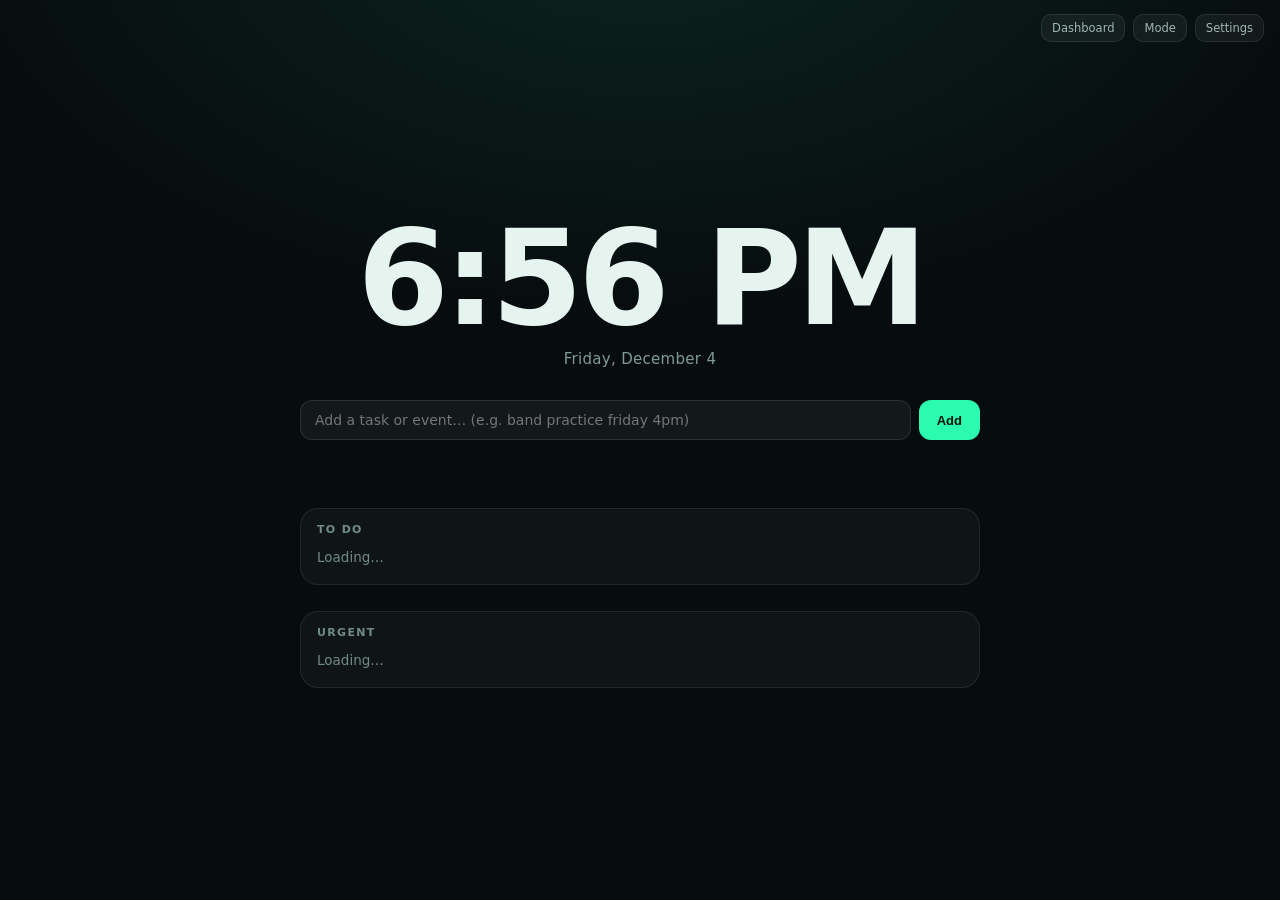
<file: extension/newtab.html>
<!DOCTYPE html>
<html lang="en">
<head>
<meta charset="utf-8" />
<meta name="viewport" content="width=device-width, initial-scale=1" />
<title>Node WebOS</title>
<link rel="icon" href="favicon.svg" type="image/svg+xml" />
<style>
  :root { color-scheme: dark; --accent: #2bfbae; }
  * { box-sizing: border-box; }
  html, body { margin: 0; height: 100%; overflow: hidden; }
  body {
    background: #070c0e radial-gradient(1200px 700px at 50% -10%, rgba(43,251,174,.10), transparent 60%);
    font-family: ui-sans-serif, system-ui, -apple-system, "Segoe UI", Roboto, sans-serif;
    color: #e6f4ef;
  }
  #frame { border: 0; width: 100%; height: 100%; display: none; background: #070c0e; }
  body.has-frame #frame { display: block; }
  body.has-frame #local { display: none; }

  /* ---------- local minimal mode ---------- */
  #local {
    height: 100%; display: flex; flex-direction: column; align-items: center;
    justify-content: center; gap: 26px; padding: 40px 24px; text-align: center;
  }
  #clock { font-size: clamp(56px, 11vw, 132px); font-weight: 700; letter-spacing: -0.04em; line-height: 1; font-variant-numeric: tabular-nums; }
  #date { font-size: 15px; color: #7f9c93; letter-spacing: .02em; }
  #greet { color: var(--accent); font-weight: 600; font-size: 15px; }
  .card {
    width: min(680px, 100%); border: 1px solid rgba(255,255,255,.09);
    background: rgba(255,255,255,.035); border-radius: 18px; padding: 14px 16px; text-align: left;
  }
  .card h3 { margin: 0 0 8px; font-size: 11px; letter-spacing: .12em; text-transform: uppercase; color: #6f8d84; font-weight: 700; }
  .row { display: flex; align-items: center; gap: 9px; padding: 5px 0; font-size: 13.5px; border-top: 1px solid rgba(255,255,255,.05); }
  .row:first-of-type { border-top: 0; }
  .dot { width: 6px; height: 6px; border-radius: 999px; background: var(--accent); flex: none; }
  .dot.warn { background: #fbbf24; }
  .dot.hot { background: #fb7185; }
  .muted { color: #6f8d84; }
  .tag { font-size: 10px; padding: 1px 6px; border-radius: 6px; background: rgba(255,255,255,.08); color: #9fb8b0; margin-left: auto; flex: none; }
  #quick { width: min(680px, 100%); display: flex; gap: 8px; }
  #quick input {
    flex: 1; background: rgba(255,255,255,.05); border: 1px solid rgba(255,255,255,.10);
    border-radius: 12px; padding: 11px 14px; color: inherit; font: inherit; font-size: 14px; outline: none;
  }
  #quick input:focus { border-color: rgba(43,251,174,.55); box-shadow: 0 0 0 3px rgba(43,251,174,.12); }
  #quick button {
    background: var(--accent); color: #04120d; border: 0; border-radius: 12px;
    padding: 0 18px; font-weight: 700; font-size: 13px; cursor: pointer;
  }
  #hint { font-size: 11.5px; color: #5d7a72; min-height: 16px; }
  #toolbar { position: fixed; top: 14px; right: 16px; display: flex; gap: 8px; }
  #toolbar button {
    background: rgba(255,255,255,.05); border: 1px solid rgba(255,255,255,.09); color: #9fb8b0;
    border-radius: 10px; padding: 6px 10px; font-size: 11.5px; cursor: pointer; font-family: inherit;
  }
  #toolbar button:hover { color: var(--accent); border-color: rgba(43,251,174,.40); }
  #mode-chip {
    position: fixed; bottom: 14px; left: 50%; transform: translateX(-50%);
    font-size: 11px; color: #5d7a72; letter-spacing: .04em;
  }
</style>
</head>
<body>
<div id="toolbar">
  <button id="btn-dash" title="Open the full dashboard">Dashboard</button>
  <button id="btn-focus" title="Cycle minimal modes">Mode</button>
  <button id="btn-options" title="Extension options">Settings</button>
</div>

<iframe id="frame" title="Node WebOS" allow="clipboard-read; clipboard-write"></iframe>

<div id="local">
  <div style="display:flex;flex-direction:column;gap:6px;align-items:center">
    <div id="clock">--:--</div>
    <div id="date"></div>
    <div id="greet"></div>
  </div>

  <form id="quick" autocomplete="off">
    <input id="quick-input" placeholder="Add a task or event… (e.g. band practice friday 4pm)" />
    <button type="submit">Add</button>
  </form>
  <div id="hint"></div>

  <div class="card" id="card-tasks">
    <h3>To do</h3>
    <div id="tasks"><div class="row muted">Loading…</div></div>
  </div>

  <div class="card" id="card-urgent">
    <h3>Urgent</h3>
    <div id="urgent"><div class="row muted">Loading…</div></div>
  </div>
</div>

<div id="mode-chip"></div>

<script src="newtab.js"></script>
</body>
</html>
</file>
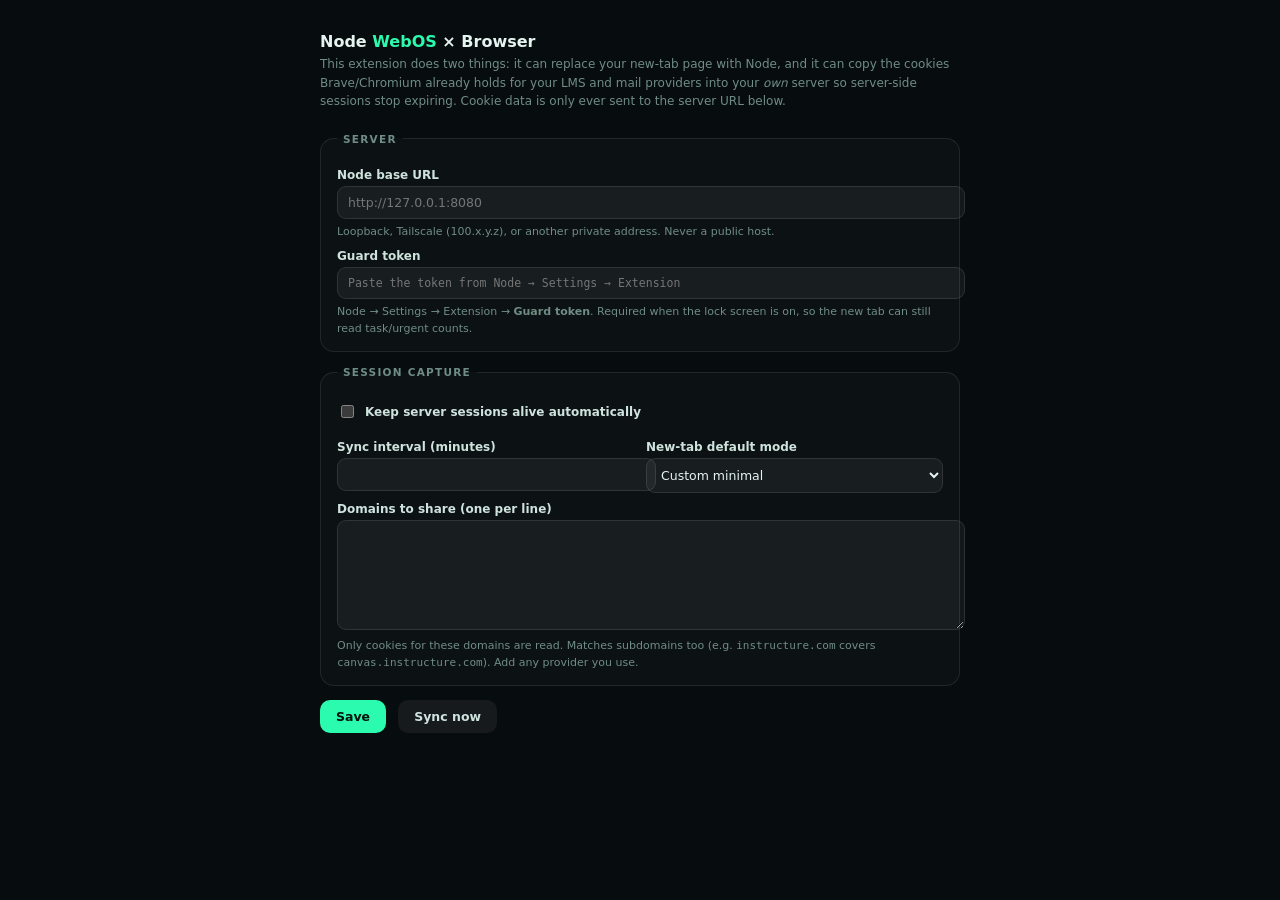
<file: extension/options.html>
<!DOCTYPE html>
<html lang="en">
<head>
<meta charset="utf-8" />
<title>Node WebOS — Extension Settings</title>
<style>
  :root { color-scheme: dark; --accent: #2bfbae; }
  body {
    margin: 0; padding: 32px 20px; background: #070c0e; color: #e6f4ef;
    font-family: ui-sans-serif, system-ui, -apple-system, "Segoe UI", Roboto, sans-serif; font-size: 13px;
  }
  .wrap { max-width: 640px; margin: 0 auto; }
  h1 { font-size: 16px; margin: 0 0 4px; }
  h1 span { color: var(--accent); }
  p.lede { color: #6f8d84; margin: 0 0 22px; font-size: 12px; line-height: 1.55; }
  fieldset { border: 1px solid rgba(255,255,255,.09); border-radius: 14px; padding: 14px 16px; margin: 0 0 14px; background: rgba(255,255,255,.025); }
  legend { padding: 0 6px; font-size: 10.5px; letter-spacing: .12em; text-transform: uppercase; color: #6f8d84; font-weight: 700; }
  label { display: block; margin: 9px 0 4px; color: #cfe3dd; font-weight: 600; font-size: 12px; }
  input[type=text], input[type=number], textarea {
    width: 100%; background: rgba(255,255,255,.05); border: 1px solid rgba(255,255,255,.10);
    border-radius: 9px; padding: 8px 10px; color: inherit; font: inherit; font-size: 12.5px; outline: none;
  }
  textarea { min-height: 92px; resize: vertical; font-family: ui-monospace, monospace; font-size: 11.5px; line-height: 1.6; }
  input:focus, textarea:focus { border-color: rgba(43,251,174,.55); box-shadow: 0 0 0 3px rgba(43,251,174,.10); }
  .check { display: flex; align-items: center; gap: 8px; margin: 10px 0; font-weight: 600; color: #cfe3dd; }
  .hint { color: #6f8d84; font-size: 11px; margin-top: 5px; line-height: 1.5; }
  button {
    background: var(--accent); color: #04120d; border: 0; border-radius: 10px;
    padding: 9px 16px; font-weight: 700; font-size: 12.5px; cursor: pointer; font-family: inherit;
  }
  button.ghost { background: rgba(255,255,255,.06); color: #cfe3dd; margin-left: 8px; }
  #save-state { color: var(--accent); font-size: 11.5px; margin-left: 10px; }
  .row2 { display: grid; grid-template-columns: 1fr 1fr; gap: 12px; }
</style>
</head>
<body>
<div class="wrap">
  <h1>Node <span>WebOS</span> × Browser</h1>
  <p class="lede">
    This extension does two things: it can replace your new-tab page with Node, and it can copy the cookies
    Brave/Chromium already holds for your LMS and mail providers into your <em>own</em> server so server-side
    sessions stop expiring. Cookie data is only ever sent to the server URL below.
  </p>

  <fieldset>
    <legend>Server</legend>
    <label for="base">Node base URL</label>
    <input id="base" type="text" placeholder="http://127.0.0.1:8080" />
    <div class="hint">Loopback, Tailscale (100.x.y.z), or another private address. Never a public host.</div>
    <label for="token">Guard token</label>
    <input id="token" type="text" spellcheck="false" placeholder="Paste the token from Node → Settings → Extension" style="font-family:ui-monospace,monospace;font-size:11.5px;" />
    <div class="hint">Node → Settings → Extension → <strong>Guard token</strong>. Required when the lock screen is on, so the new tab can still read task/urgent counts.</div>
  </fieldset>

  <fieldset>
    <legend>Session capture</legend>
    <label class="check"><input id="sync-enabled" type="checkbox" /> Keep server sessions alive automatically</label>
    <div class="row2">
      <div>
        <label for="interval">Sync interval (minutes)</label>
        <input id="interval" type="number" min="5" max="240" step="5" />
      </div>
      <div>
        <label for="mode">New-tab default mode</label>
        <select id="mode" style="width:100%;background:rgba(255,255,255,.05);border:1px solid rgba(255,255,255,.10);border-radius:9px;padding:8px 10px;color:inherit;font:inherit;font-size:12.5px;">
          <option value="custom">Custom minimal</option>
          <option value="dashboard">Full dashboard</option>
          <option value="wallpaper">Wallpaper + clock</option>
        </select>
      </div>
    </div>
    <label for="domains">Domains to share (one per line)</label>
    <textarea id="domains" spellcheck="false"></textarea>
    <div class="hint">
      Only cookies for these domains are read. Matches subdomains too (e.g. <code>instructure.com</code> covers
      <code>canvas.instructure.com</code>). Add any provider you use.
    </div>
  </fieldset>

  <button id="save">Save</button>
  <button id="sync-now" class="ghost">Sync now</button>
  <span id="save-state"></span>
</div>
<script src="options.js"></script>
</body>
</html>
</file>
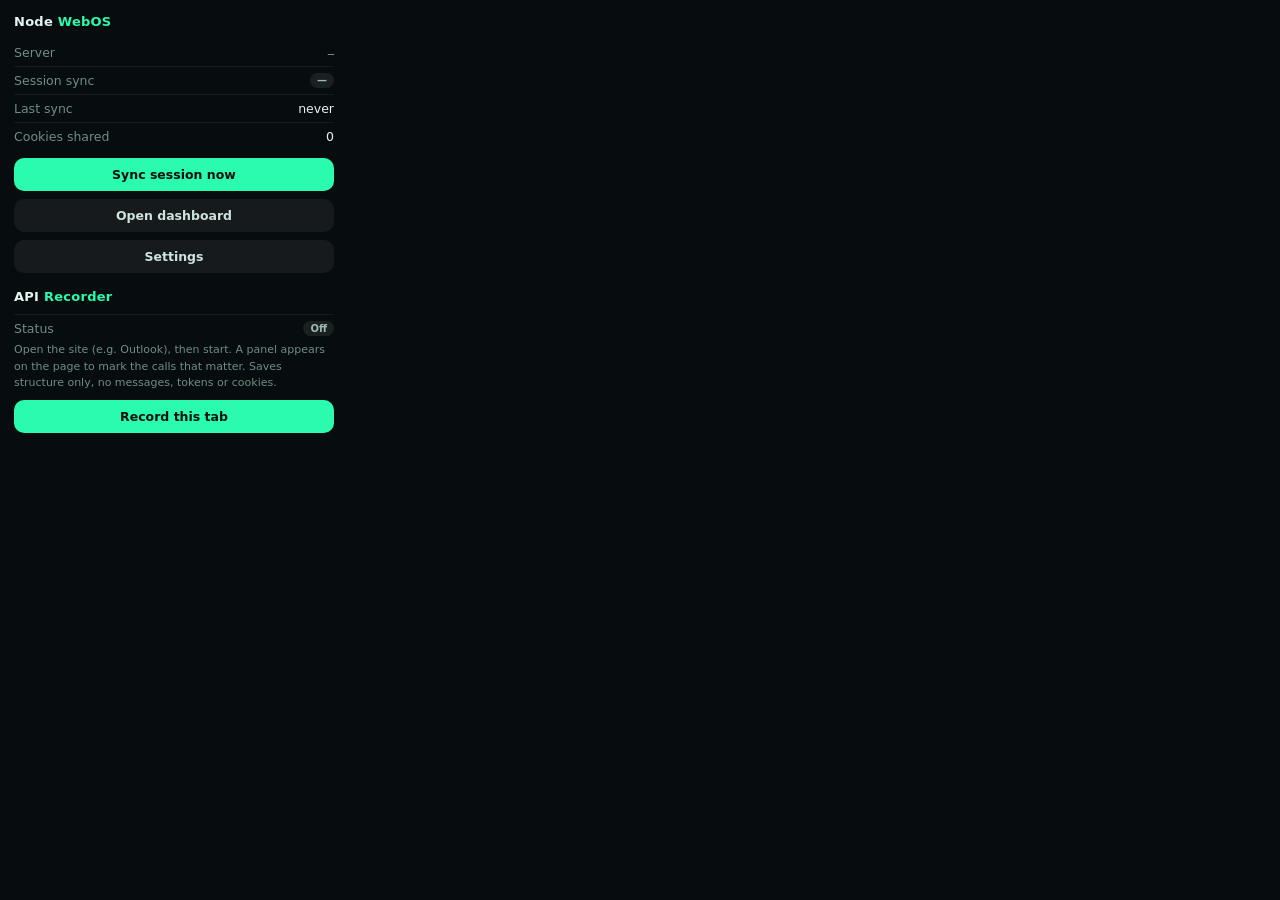
<file: extension/popup.html>
<!DOCTYPE html>
<html lang="en">
<head>
<meta charset="utf-8" />
<title>Node WebOS</title>
<style>
  :root { color-scheme: dark; --accent: #2bfbae; }
  body {
    margin: 0; width: 320px; padding: 14px;
    background: #070c0e; color: #e6f4ef;
    font-family: ui-sans-serif, system-ui, -apple-system, "Segoe UI", Roboto, sans-serif;
    font-size: 12.5px;
  }
  h1 { font-size: 13px; margin: 0 0 10px; letter-spacing: .02em; }
  h1 span { color: var(--accent); }
  .row { display: flex; align-items: center; justify-content: space-between; gap: 8px; padding: 6px 0; border-top: 1px solid rgba(255,255,255,.06); }
  .row:first-of-type { border-top: 0; }
  .muted { color: #6f8d84; }
  .pill { font-size: 10px; border-radius: 999px; padding: 2px 7px; font-weight: 700; }
  .pill.ok { background: rgba(43,251,174,.16); color: var(--accent); }
  .pill.err { background: rgba(251,113,133,.16); color: #fb7185; }
  .pill.idle { background: rgba(255,255,255,.08); color: #9fb8b0; }
  button {
    width: 100%; margin-top: 8px; background: var(--accent); color: #04120d; border: 0;
    border-radius: 10px; padding: 9px; font-weight: 700; font-size: 12.5px; cursor: pointer; font-family: inherit;
  }
  button.ghost { background: rgba(255,255,255,.06); color: #cfe3dd; }
  code { font-size: 10.5px; color: #9fb8b0; word-break: break-all; }
</style>
</head>
<body>
  <h1>Node <span>WebOS</span></h1>
  <div class="row"><span class="muted">Server</span><code id="base">—</code></div>
  <div class="row"><span class="muted">Session sync</span><span id="status" class="pill idle">—</span></div>
  <div class="row"><span class="muted">Last sync</span><span id="last">never</span></div>
  <div class="row"><span class="muted">Cookies shared</span><span id="count">0</span></div>
  <button id="sync">Sync session now</button>
  <button id="open" class="ghost">Open dashboard</button>
  <button id="opts" class="ghost">Settings</button>
  <h1 style="margin-top:16px">API <span>Recorder</span></h1>
  <div class="row"><span class="muted">Status</span><span id="rec-status" class="pill idle">Off</span></div>
  <div class="muted" id="rec-hint" style="font-size:11px;line-height:1.5">Open the site (e.g. Outlook), then start. A panel appears on the page to mark the calls that matter. Saves structure only, no messages, tokens or cookies.</div>
  <button id="rec-toggle">Record this tab</button>
  <button id="rec-reload" class="ghost" style="display:none">Reload tab (catch startup calls)</button>
  <script src="popup.js"></script>
</body>
</html>
</file>
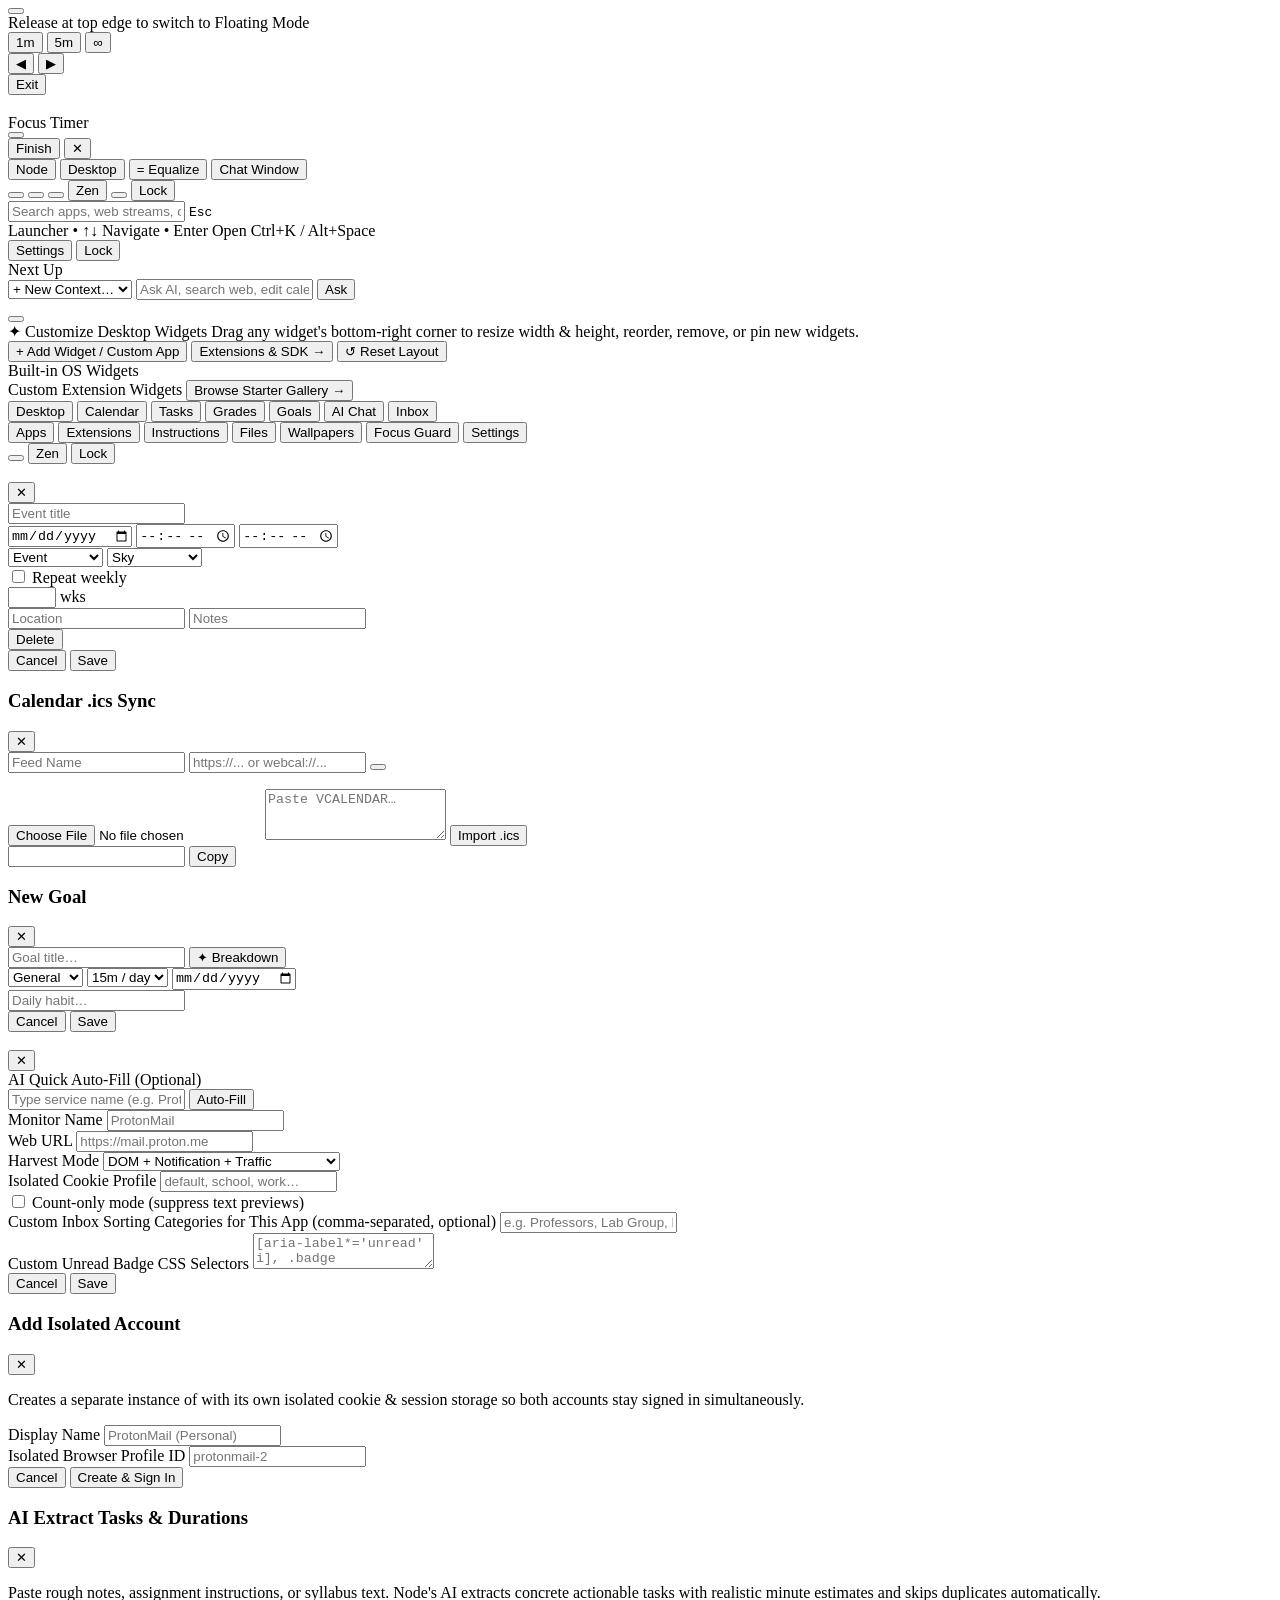
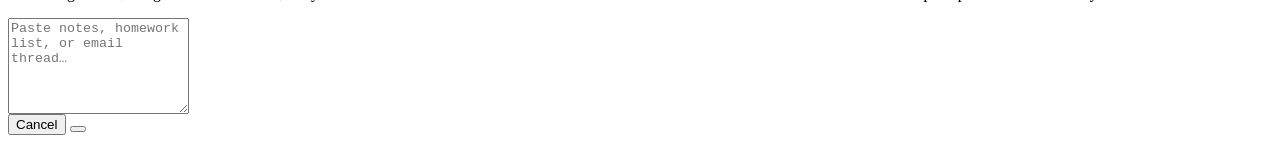
<file: backend/app/ui/os_shell.html>
<div x-data="webosStudio" @keydown.window="onGlobalKeyDown($event)">

  <!-- Wallpaper & Adjustable Slate Veil -->
  <div class="os-wallpaper-layer" :class="wallpaperClass" :style="wallpaperInlineStyle"></div>
  <div class="os-wallpaper-veil" :style="wallpaperVeilStyle"></div>

  <!-- Toast -->
  <div
    x-cloak
    x-show="toastMessage"
    x-transition.opacity.duration.150ms
    class="fixed top-4 right-4 z-[985] flex items-center gap-2 rounded-xl px-3.5 py-2 text-xs font-medium shadow-2xl studio-card border border-amber-500/35"
  >
    <span class="h-2 w-2 rounded-full" :class="toastType === 'error' ? 'bg-rose-400' : 'bg-emerald-400'"></span>
    <span class="text-ink" x-text="toastMessage"></span>
    <button
      x-show="toastActionLabel"
      type="button"
      @click="runToastAction()"
      class="ml-1 rounded-md px-1.5 py-0.5 text-[11px] font-bold text-accent hover:bg-white/10"
      x-text="toastActionLabel"
    ></button>
  </div>

  <!-- Mouse Top-Edge Hint When Pulling a Tiled Window Into Floating Mode -->
  <div x-cloak x-show="pullToFloatActive" class="node-float-edge-hint">
    Release at top edge to switch to Floating Mode
  </div>

  <!-- ===================================================================== -->
  <!-- ZEN MODE OVERLAY (All Windows & Bars Hidden Cleanly Underneath!)      -->
  <!-- ===================================================================== -->
  <div
    x-cloak
    x-show="zenMode"
    x-transition.opacity
    class="fixed inset-0 z-[965] flex flex-col items-center justify-end pb-12 pointer-events-auto"
    @click="exitZenMode()"
  >
    <div
      class="studio-card rounded-2xl px-4 py-2.5 flex flex-wrap items-center gap-3 text-xs shadow-2xl border border-amber-500/30"
      @click.stop
    >
      <span
        class="font-mono text-sm font-bold text-accent tabular-nums min-w-[44px]"
        x-text="zenUntimed ? '∞ Zen' : (zenSecondsLeft + 's')"
      ></span>

      <div class="inline-flex items-center rounded-lg studio-subcard p-0.5 text-[11px]">
        <button type="button" @click="setZenDuration(60)" class="rounded-md px-2 py-0.5" :class="!zenUntimed && zenInitialSeconds === 60 ? 'btn-accent' : 'text-muted-ink'">1m</button>
        <button type="button" @click="setZenDuration(300)" class="rounded-md px-2 py-0.5" :class="!zenUntimed && zenInitialSeconds === 300 ? 'btn-accent' : 'text-muted-ink'">5m</button>
        <button type="button" @click="setZenDuration(0)" class="rounded-md px-2 py-0.5" :class="zenUntimed ? 'btn-accent' : 'text-muted-ink'">∞</button>
      </div>

      <div class="inline-flex items-center gap-1.5 text-muted-ink">
        <button type="button" @click="cycleWallpaper(-1)" class="win-tool-btn" title="Previous Wallpaper">◀</button>
        <span class="max-w-[140px] truncate" x-text="activeWallpaperObj.title"></span>
        <button type="button" @click="cycleWallpaper(1)" class="win-tool-btn" title="Next Wallpaper">▶</button>
      </div>

      <button type="button" @click="exitZenMode()" class="rounded-lg btn-accent px-3 py-1 font-semibold">Exit</button>
    </div>
  </div>

  <!-- Global YouTube Focus Guard Interrupt (Mirrors Active Extension / Tester Session) -->
  <div
    x-cloak
    x-show="focusGuard.session && (focusGuard.session.should_nudge || focusGuard.session.force_close)"
    x-transition.opacity
    class="fixed bottom-20 right-5 z-[970] w-[92vw] max-w-md"
  >
    <div class="studio-card w-full rounded-2xl p-4 space-y-3 border border-amber-500/45 shadow-2xl">
      <div class="flex items-start justify-between gap-3">
        <div>
          <div class="text-[10.5px] font-bold uppercase tracking-wider" :class="focusGuard.session && focusGuard.session.force_close ? 'text-rose-400' : 'text-accent'" x-text="focusGuard.session && focusGuard.session.force_close ? 'Node • Hard Block (Closing Tab)' : 'Node • AI Accountability (Playback Live)'"></div>
          <h3 class="mt-0.5 text-sm font-semibold text-ink" x-text="(focusGuard.session && focusGuard.session.headline) || 'Time Check'"></h3>
        </div>
        <span
          class="rounded-full badge-accent px-2.5 py-0.5 text-[11px] font-semibold tabular-nums"
          x-text="(focusGuard.total_youtube_minutes_today || 0) + 'm today'"
        ></span>
      </div>
      <p class="text-xs text-muted-ink leading-relaxed" x-text="(focusGuard.session && focusGuard.session.message) || ''"></p>
      <template x-if="focusGuard.workload && focusGuard.workload.top_items && focusGuard.workload.top_items.length > 0">
        <div class="studio-subcard rounded-xl p-2.5 space-y-1">
          <template x-for="(it, idx) in focusGuard.workload.top_items" :key="idx">
            <div class="flex items-center justify-between gap-2 text-xs">
              <span class="truncate font-medium text-ink" x-text="'• ' + it.title"></span>
              <span class="shrink-0 text-accent font-mono tabular-nums" x-text="'~' + it.minutes + 'm' + (it.scheduled_block ? ' • ' + it.scheduled_block : '')"></span>
            </div>
          </template>
        </div>
      </template>

      <!-- Hard Block: No continue option when daily budget exhausted or past bedtime -->
      <template x-if="focusGuard.session && (focusGuard.session.force_close || focusGuard.session.prompt_mode === 'hard_block')">
        <div class="pt-1 text-xs">
          <button type="button" @click="respondFocusGuard('stop_watching')" class="w-full rounded-xl bg-rose-500/20 border border-rose-500/40 px-4 py-2 font-bold text-rose-200">Acknowledge — Back to Work</button>
        </div>
      </template>

      <!-- Require Reasoning: Video keeps playing while user types & AI evaluates -->
      <template x-if="focusGuard.session && !focusGuard.session.force_close && focusGuard.session.prompt_mode !== 'hard_block'">
        <div class="space-y-2 text-xs">
          <textarea
            rows="2"
            x-model="justifyDraft"
            placeholder="Type 2–3 concrete reasons why watching this right now beats working on your tasks…"
            class="w-full rounded-xl studio-input p-2.5 text-xs"
          ></textarea>
          <div x-show="justifyFeedback" class="text-[11px] font-medium" :class="justifyApproved ? 'text-accent' : 'text-rose-400'" x-text="justifyFeedback"></div>
          <div class="grid grid-cols-2 gap-2">
            <button type="button" @click="respondFocusGuard('stop_watching')" class="rounded-xl btn-accent px-3 py-2 font-bold">Close YouTube &amp; Work</button>
            <button type="button" @click="submitFocusJustification()" :disabled="justifyLoading" class="rounded-xl studio-subcard px-3 py-2 font-semibold text-ink hover:text-accent" x-text="justifyLoading ? 'AI Checking…' : 'Submit Reasoning'"></button>
          </div>
        </div>
      </template>
    </div>
  </div>

  <!-- Floating Built-In Focus Timer -->
  <div
    x-cloak
    x-show="focusTimer.visible && !zenMode"
    class="fixed top-4 left-1/2 -translate-x-1/2 z-[940] w-[90vw] max-w-sm rounded-2xl studio-card p-3.5 shadow-2xl border border-amber-500/35"
  >
    <div class="flex items-center justify-between gap-3">
      <div class="min-w-0">
        <div class="text-[10px] font-semibold uppercase tracking-wider text-accent">Focus Timer</div>
        <div class="truncate text-xs font-medium text-ink" x-text="focusTimer.label"></div>
      </div>
      <div class="text-xl font-bold text-ink tabular-nums font-mono" x-text="focusTimerFormatted"></div>
    </div>
    <div class="mt-2 h-1.5 w-full overflow-hidden rounded-full studio-subcard">
      <div class="h-full rounded-full bg-amber-500" :style="`width: ${focusTimerProgressPct}%`"></div>
    </div>
    <div class="mt-2 flex items-center justify-between text-xs">
      <button type="button" @click="toggleFocusTimerPause()" class="rounded-lg studio-subcard px-2.5 py-1 text-ink" x-text="focusTimer.running ? 'Pause' : 'Resume'"></button>
      <div class="flex items-center gap-1.5">
        <button type="button" @click="completeFocusSession()" class="rounded-lg btn-accent px-3 py-1 font-semibold">Finish</button>
        <button type="button" @click="closeFocusTimer()" class="px-1.5 py-1 text-subtle-ink hover:text-rose-400">✕</button>
      </div>
    </div>
  </div>

  <!-- ===================================================================== -->
  <!-- PERSISTENT OS TOP BAR (With Optional Auto-Hide Sensor & Taskbar Pin)  -->
  <!-- ===================================================================== -->
  <div x-show="!zenMode && osSettings.topbar_auto_hide" class="os-topbar-sensor" @mouseenter="topbarHovered = true"></div>

  <header
    x-cloak
    x-show="!zenMode"
    class="os-menubar"
    :class="isTopbarHidden ? 'is-hidden' : ''"
    @mouseenter="topbarHovered = true"
    @mouseleave="topbarHovered = false"
  >
    <div class="flex items-center gap-2 min-w-0 overflow-x-auto custom-scroll">
      <button
        type="button"
        @click.stop="toggleStartMenu()"
        class="inline-flex items-center gap-2 rounded-lg px-2.5 py-1 hover:bg-white/10 shrink-0 border border-transparent"
        :class="startMenuOpen ? 'badge-accent' : ''"
        title="Open Node Start Menu & Launcher (Alt+Space or Ctrl+K)"
      >
        <span class="inline-flex items-center justify-center text-accent drop-shadow-[0_0_6px_var(--accent)]" x-html="nodeSvg('node-logo', 18)"></span>
        <span class="font-bold tracking-tight text-ink">Node</span>
        <span class="inline-flex opacity-70 text-muted-ink" x-html="nodeSvg('chevron-down', 12)"></span>
      </button>

      <button
        x-show="visibleWindows.length > 0"
        type="button"
        @click="showDesktop()"
        class="os-menubar-pill shrink-0"
        title="Minimize Windows & Show Desktop"
      >
        <span class="inline-flex" x-html="nodeSvg('desk', 13)"></span>
        <span class="hidden md:inline">Desktop</span>
      </button>

      <button
        x-show="wmMode === 'tiling' && visibleWindows.length >= 2"
        type="button"
        @click="equalizeTiles()"
        class="os-menubar-pill shrink-0"
        title="Snap all tiled windows back to equal balanced spacing"
      >
        <span>= Equalize</span>
      </button>

      <button
        x-show="isTopbarItemVisible('chat_btn')"
        type="button"
        @click="openNewChatWindowPicker()"
        class="os-menubar-pill shrink-0"
        title="Open a New AI Chat Window & Choose Context"
      >
        <span class="inline-flex text-accent" x-html="nodeSvg('plus', 13)"></span>
        <span>Chat Window</span>
      </button>

      <!-- Custom Preset Topbar Widgets (Registered safely via api.addTopbarWidget) -->
      <template x-for="cw in customTopbarWidgets" :key="'cw-' + cw.id">
        <button
          type="button"
          @click="cw.onClick()"
          class="os-menubar-pill is-active shrink-0"
          :title="cw.title"
        >
          <span x-text="cw.label"></span>
        </button>
      </template>

      <!-- Active Window Taskbar Chips (Click to Focus/Toggle) -->
      <div x-show="isTopbarItemVisible('window_chips')" class="hidden sm:flex items-center gap-1 min-w-0">
        <template x-for="w in windows" :key="'tb-' + w.id">
          <button
            type="button"
            @click="w.minimized || focusedWinId !== w.id ? focusWindow(w.id, true) : minimizeWindow(w.id)"
            class="os-menubar-pill max-w-[148px]"
            :class="(!w.minimized && focusedWinId === w.id) ? 'is-active' : ''"
          >
            <span class="inline-flex shrink-0 opacity-85" x-html="windowSvg(w, 13)"></span>
            <span class="truncate" x-text="windowDisplayTitle(w)"></span>
          </button>
        </template>
      </div>
    </div>

    <div class="flex items-center gap-1.5 shrink-0">
      <button
        x-show="isTopbarItemVisible('cron_btn')"
        type="button"
        @click="runCronNow()"
        :disabled="cronRunning"
        class="os-menubar-pill"
        title="Run Hourly AI Schedule, Grades & Priority Cron Check On Demand"
      >
        <span class="inline-flex" x-html="nodeSvg('refresh', 13)"></span>
        <span x-text="cronRunning ? 'Checking…' : 'Check Schedule'"></span>
      </button>

      <button x-show="isTopbarItemVisible('alerts_btn')" type="button" @click="openWindow('inbox')" class="os-menubar-pill" :class="system.unread_notifications > 0 ? 'text-accent' : ''">
        <span class="inline-flex" x-html="nodeSvg('inbox', 13)"></span>
        <span class="tabular-nums" x-text="system.unread_notifications + ' alerts'"></span>
      </button>

      <!-- Taskbar / Dock Auto-Hide Toggle -->
      <button
        x-show="isTopbarItemVisible('dock_btn')"
        type="button"
        @click="toggleDockAutoHide()"
        class="os-menubar-pill"
        :class="dockAutoHide ? 'is-active' : ''"
        title="Toggle Hiding Bottom Taskbar / Dock (Auto-Hide vs Pinned)"
      >
        <span class="inline-flex" x-html="nodeSvg('dock', 13)"></span>
        <span x-text="dockAutoHide ? 'Dock: Auto' : 'Dock: Pin'"></span>
      </button>

      <button x-show="isTopbarItemVisible('zen_btn')" type="button" @click="startZenBreather(osSettings.zen_default_seconds || 60)" class="os-menubar-pill hidden sm:inline-flex" title="Enter Zen Mode (Alt+Z)">
        <span class="inline-flex" x-html="nodeSvg('zen', 13)"></span>
        <span>Zen</span>
      </button>

      <button x-show="isTopbarItemVisible('theme_btn')" type="button" @click="toggleTheme()" class="os-menubar-pill" title="Toggle Dark/Light">
        <span class="inline-flex" x-html="nodeSvg(theme === 'dark' ? 'moon' : 'sun', 13)"></span>
      </button>

      <button x-show="isTopbarItemVisible('lock_btn')" type="button" @click="lockSession()" class="os-menubar-pill hover:text-rose-300" title="Lock Session (Alt+L)">
        <span class="inline-flex" x-html="nodeSvg('lock', 13)"></span>
        <span>Lock</span>
      </button>

      <span class="pl-1 font-mono text-[11px] font-semibold text-ink tabular-nums" x-text="topBarClock"></span>
    </div>
  </header>

  <!-- ===================================================================== -->
  <!-- SEARCHABLE START MENU DROPDOWN (Alt+Space / Ctrl+K / Node Button)     -->
  <!-- ===================================================================== -->
  <div
    x-cloak
    x-show="startMenuOpen && !zenMode"
    @click.outside="closeStartMenu()"
    class="node-start-menu"
  >
    <div class="p-3 border-b border-studio space-y-2">
      <div class="flex items-center gap-2 rounded-xl studio-input px-3 py-2">
        <span class="inline-flex text-accent shrink-0" x-html="nodeSvg('search', 14)"></span>
        <input
          id="node-start-search"
          type="text"
          x-model="startMenuQuery"
          @input="startMenuSelectedIdx = 0"
          @keydown="onStartMenuKeyDown($event)"
          placeholder="Search apps, web streams, or OS actions…"
          class="w-full bg-transparent text-xs text-ink placeholder-slate-500 focus:outline-none"
        />
        <kbd class="shrink-0 rounded bg-white/5 px-1.5 py-0.5 font-mono text-[10px] text-subtle-ink">Esc</kbd>
      </div>
      <div class="flex items-center justify-between text-[10.5px] text-subtle-ink px-0.5">
        <span>Launcher • ↑↓ Navigate • Enter Open</span>
        <span class="font-mono text-accent">Ctrl+K / Alt+Space</span>
      </div>
    </div>

    <div class="flex-1 overflow-y-auto p-2 space-y-1 custom-scroll">
      <template x-if="filteredStartMenuItems.length === 0">
        <div class="p-5 text-center text-xs text-muted-ink">No matching apps or commands.</div>
      </template>

      <template x-for="(item, idx) in filteredStartMenuItems" :key="item.id">
        <button
          type="button"
          @mouseenter="startMenuSelectedIdx = idx"
          @click="launchStartMenuItem(item)"
          class="start-menu-item"
          :class="startMenuSelectedIdx === idx ? 'is-selected' : ''"
        >
          <div class="flex items-center gap-2.5 min-w-0">
            <span class="inline-flex h-7 w-7 items-center justify-center rounded-lg studio-subcard text-accent shrink-0" x-html="nodeSvg(item.icon, 15)"></span>
            <div class="min-w-0">
              <div class="font-semibold text-ink truncate" x-text="item.label"></div>
              <div class="text-[10.5px] text-subtle-ink truncate" x-text="item.sub"></div>
            </div>
          </div>
          <div class="flex items-center gap-1.5 shrink-0">
            <span class="text-[9.5px] uppercase tracking-wider text-subtle-ink hidden sm:inline" x-text="item.group === 'Streamed Web Apps' ? 'Stream' : ''"></span>
            <kbd x-show="item.kbd" class="rounded bg-white/5 px-1.5 py-0.5 font-mono text-[10px] text-accent" x-text="item.kbd"></kbd>
          </div>
        </button>
      </template>
    </div>

    <div class="px-3 py-2 border-t border-studio bg-black/20 flex items-center justify-between text-[11px]">
      <span class="text-subtle-ink truncate" x-text="'Signed in as ' + currentUsername"></span>
      <div class="flex items-center gap-1.5">
        <button type="button" @click="closeStartMenu(); openSettings()" class="rounded-lg studio-subcard px-2.5 py-1 text-ink hover:text-accent inline-flex items-center gap-1">
          <span class="inline-flex" x-html="nodeSvg('settings', 12)"></span>
          <span>Settings</span>
        </button>
        <button type="button" @click="closeStartMenu(); lockSession()" class="rounded-lg studio-subcard px-2.5 py-1 text-rose-300 hover:bg-rose-500/15 inline-flex items-center gap-1">
          <span class="inline-flex" x-html="nodeSvg('lock', 12)"></span>
          <span>Lock</span>
        </button>
      </div>
    </div>
  </div>

  <!-- ===================================================================== -->
  <!-- DESKTOP SURFACE (Underneath Windows; Adjusts if Topbar Auto-Hides)    -->
  <!-- ===================================================================== -->
  <main class="node-desktop custom-scroll" :class="isTopbarHidden ? 'no-topbar' : ''" x-show="!zenMode">
    <div class="node-desktop-container space-y-5">

      <!-- Aligned Clock + Compact "Next Up" Time Priorities + Named-Context AI Command Bar -->
      <div class="flex flex-col lg:flex-row lg:items-end justify-between gap-4 pt-1">
        <div class="flex flex-wrap items-center gap-4 sm:gap-5">
          <div>
            <div class="hero-clock-row">
              <span class="hero-clock-digits text-ink" x-text="clockTime"></span>
              <span class="hero-clock-seconds" x-text="':' + clockSeconds"></span>
              <span class="hero-clock-ampm" x-text="clockAmPm"></span>
            </div>
            <div class="mt-1 text-sm font-medium text-muted-ink" x-text="clockDate"></div>
          </div>

          <!-- Compact Chronological Next Up (Strictly Next 2–3 Upcoming Events; Hidden When Clear) -->
          <div x-show="desktopNextUpItems.length > 0" class="next-up-strip studio-card rounded-2xl px-3.5 py-2.5 min-w-[200px] max-w-[285px] space-y-1">
            <div class="flex items-center justify-between gap-2 text-[10px] font-bold uppercase tracking-wider text-accent">
              <span>Next Up</span>
              <span class="inline-flex opacity-80" x-html="nodeSvg('clock', 12)"></span>
            </div>
            <div class="space-y-1">
              <template x-for="item in desktopNextUpItems" :key="item.id">
                <button
                  type="button"
                  @click="onClickNextUpItem(item)"
                  class="w-full flex items-center justify-between gap-2.5 text-left text-xs rounded-lg px-1.5 py-0.5 hover:bg-white/5 transition"
                >
                  <span class="flex items-center gap-1.5 min-w-0">
                    <span class="inline-flex shrink-0 text-subtle-ink" x-html="nodeSvg(item.icon, 12)"></span>
                    <span class="truncate font-medium text-ink" x-text="item.label"></span>
                  </span>
                  <span class="shrink-0 font-mono text-[11px] font-semibold text-accent tabular-nums" x-text="item.timeLabel"></span>
                </button>
              </template>
            </div>
          </div>
        </div>

        <div class="w-full lg:max-w-2xl flex flex-wrap items-center gap-2">
          <form @submit.prevent="submitDeskPrompt()" class="flex-1 min-w-[260px] flex items-center gap-2">
            <select
              x-model="deskContextId"
              class="rounded-xl studio-input px-2.5 py-2.5 text-xs text-muted-ink max-w-[140px]"
              title="Select Named AI Chat Context"
            >
              <template x-for="ct in chatThreadsList" :key="'desk-ct-' + ct.thread_id">
                <option :value="ct.thread_id" x-text="ct.name"></option>
              </template>
              <option value="__new__">+ New Context…</option>
            </select>
            <input
              type="text"
              x-model="deskQuickPrompt"
              placeholder="Ask AI, search web, edit calendar, or fire multiple prompts…"
              class="flex-1 rounded-xl studio-input px-3.5 py-2.5 text-sm placeholder-slate-500"
            />
            <button type="submit" class="rounded-xl btn-accent px-4 py-2.5 text-xs font-semibold shrink-0">Ask</button>
          </form>

          <button
            type="button"
            @click="desktopEditMode = !desktopEditMode; if (!desktopEditMode) showAddWidgetDrawer = false"
            class="rounded-xl px-3 py-2.5 text-xs font-semibold inline-flex items-center gap-1.5 shrink-0"
            :class="desktopEditMode ? 'badge-accent' : 'studio-card text-muted-ink hover:text-ink'"
            title="Resize, reorder, add, or remove Desktop Widgets"
          >
            <span class="inline-flex" x-html="nodeSvg('resize', 13)"></span>
            <span x-text="desktopEditMode ? 'Done Editing' : 'Widgets'"></span>
          </button>
        </div>
      </div>

      <!-- Desktop Widget Customization & Add-Widget Drawer -->
      <div x-show="desktopEditMode" class="studio-card rounded-2xl p-3.5 space-y-3 text-xs border border-amber-500/40">
        <div class="flex flex-wrap items-center justify-between gap-2">
          <div class="flex items-center gap-2">
            <span class="font-semibold text-accent">✦ Customize Desktop Widgets</span>
            <span class="text-muted-ink">Drag any widget's bottom-right corner to resize width &amp; height, reorder, remove, or pin new widgets.</span>
          </div>
          <div class="flex flex-wrap items-center gap-1.5">
            <button type="button" @click="showAddWidgetDrawer = !showAddWidgetDrawer" class="rounded-lg btn-accent px-3 py-1 font-semibold">+ Add Widget / Custom App</button>
            <button type="button" @click="openWindow('extensions')" class="rounded-lg studio-subcard px-2.5 py-1 text-ink hover:text-accent">Extensions &amp; SDK →</button>
            <button type="button" @click="resetDesktopWidgetsLayout()" class="rounded-lg studio-subcard px-2.5 py-1 text-muted-ink hover:text-rose-300">↺ Reset Layout</button>
          </div>
        </div>

        <div x-show="showAddWidgetDrawer" class="grid grid-cols-1 gap-3 md:grid-cols-2 pt-2 border-t border-studio">
          <div class="space-y-1.5">
            <div class="text-[10.5px] font-bold uppercase tracking-wider text-subtle-ink">Built-in OS Widgets</div>
            <div class="flex flex-wrap gap-1.5">
              <template x-for="bw in builtinWidgetCatalog" :key="'add-bw-' + (bw.type || bw.widget_type)">
                <button
                  type="button"
                  @click="addBuiltinDesktopWidget(bw)"
                  class="rounded-xl studio-subcard px-2.5 py-1.5 text-left hover:border-amber-500/40 inline-flex items-center gap-1.5"
                >
                  <span class="text-accent font-bold">+</span>
                  <span class="font-medium text-ink" x-text="bw.title"></span>
                </button>
              </template>
            </div>
          </div>

          <div class="space-y-1.5">
            <div class="flex items-center justify-between">
              <span class="text-[10.5px] font-bold uppercase tracking-wider text-subtle-ink">Custom Extension Widgets</span>
              <button type="button" @click="openWindow('extensions', { tab: 'gallery' })" class="text-[11px] text-accent hover:underline">Browse Starter Gallery →</button>
            </div>
            <template x-if="installedExtensions.filter((e) => e.provides_widget !== false).length === 0">
              <div class="text-muted-ink text-[11px]">No custom widgets installed yet — install 1-click widgets like <strong>Pomodoro Studio</strong> or <strong>GPA Simulator</strong> in Extensions!</div>
            </template>
            <div class="flex flex-wrap gap-1.5">
              <template x-for="ext in installedExtensions.filter((e) => e.provides_widget !== false)" :key="'add-extw-' + ext.id">
                <button
                  type="button"
                  @click="addExtensionDesktopWidget(ext)"
                  class="rounded-xl badge-accent px-2.5 py-1.5 font-semibold inline-flex items-center gap-1.5"
                >
                  <span>+</span>
                  <span x-text="ext.name"></span>
                </button>
              </template>
            </div>
          </div>
        </div>
      </div>

      <!-- 12-Column Resizable, Reorderable & Extensible Desktop Widgets Grid -->
      <div class="node-desktop-grid-v10">
        <template x-for="(dw, dwIdx) in desktopWidgets" :key="dw.id">
          <div
            class="node-desk-widget-cell"
            :class="{
              'is-editing': desktopEditMode,
              'is-resizing': resizingWidgetId === dw.id
            }"
            :style="widgetGridStyle(dw)"
          >
            <!-- Edit Toolbar Pill (Move Left/Right, Span -/+, Remove) -->
            <div x-show="desktopEditMode" class="node-widget-edit-bar">
              <button type="button" @click="moveDesktopWidget(dwIdx, -1)" class="node-widget-edit-btn" title="Move Earlier">←</button>
              <button type="button" @click="moveDesktopWidget(dwIdx, 1)" class="node-widget-edit-btn" title="Move Later">→</button>
              <button type="button" @click="nudgeWidgetSpan(dw, -1)" class="node-widget-edit-btn" title="Narrower">−</button>
              <span class="font-mono text-[10px] text-accent px-1" x-text="dw.col_span + '/12'"></span>
              <button type="button" @click="nudgeWidgetSpan(dw, 1)" class="node-widget-edit-btn" title="Wider">+</button>
              <button type="button" @click="removeDesktopWidget(dw.id)" class="node-widget-edit-btn is-danger" title="Remove Widget">✕</button>
            </div>

            <!-- WIDGET TYPE: SCHEDULE -->
            <template x-if="dw.type === 'calendar'">
              <div class="studio-card rounded-2xl p-4 space-y-3">
                <div class="space-y-3">
                  <div class="flex items-center justify-between">
                    <h2 class="text-xs font-semibold uppercase tracking-wider text-subtle-ink" x-text="dw.title || 'Schedule'"></h2>
                    <div class="flex items-center gap-2 text-xs">
                      <button type="button" @click="runAICoordinateDay(todayIso)" class="text-accent hover:underline font-medium">✦ Coordinate</button>
                      <button type="button" @click="openWindow('calendar')" class="text-muted-ink hover:text-ink">Open →</button>
                    </div>
                  </div>
                  <template x-if="deskTodayEvents.length === 0">
                    <div class="studio-subcard rounded-xl p-3 text-xs text-muted-ink">No events scheduled today.</div>
                  </template>
                  <div class="space-y-1.5">
                    <template x-for="ev in deskTodayEvents.slice(0, 6)" :key="'desk-ev-' + ev.id">
                      <div
                        @click="openEditEventModal(ev)"
                        class="cursor-pointer rounded-xl studio-subcard px-3 py-2 flex items-center justify-between gap-2 text-xs hover:border-amber-500/40"
                      >
                        <span class="truncate font-medium text-ink" x-text="ev.title"></span>
                        <span class="shrink-0 font-mono text-[11px] text-accent tabular-nums" x-text="formatEventTimeSpan(ev)"></span>
                      </div>
                    </template>
                  </div>
                </div>
              </div>
            </template>

            <!-- WIDGET TYPE: PRIORITY TASKS -->
            <template x-if="dw.type === 'tasks'">
              <div class="studio-card rounded-2xl p-4 space-y-3 flex flex-col justify-between">
                <div class="space-y-3">
                  <div class="flex items-center justify-between">
                    <h2 class="text-xs font-semibold uppercase tracking-wider text-subtle-ink" x-text="dw.title || 'Priority Tasks'"></h2>
                    <button type="button" @click="openWindow('tasks')" class="text-xs text-muted-ink hover:text-ink">All Tasks →</button>
                  </div>
                  <template x-if="deskTopTasks.length === 0">
                    <div class="studio-subcard rounded-xl p-3 text-xs text-muted-ink">All tasks clear.</div>
                  </template>
                  <div class="space-y-1.5">
                    <template x-for="t in deskTopTasks.slice(0, 5)" :key="'desk-t-' + t.id">
                      <div class="rounded-xl studio-subcard px-2.5 py-2 flex items-center justify-between gap-2 text-xs">
                        <label class="flex items-center gap-2 min-w-0 cursor-pointer">
                          <input type="checkbox" :checked="t.completed" @change="toggleTaskComplete(t)" class="h-3.5 w-3.5 rounded accent-emerald-400 shrink-0" />
                          <span class="truncate text-ink" x-text="t.title"></span>
                        </label>
                        <div class="flex items-center gap-1.5 shrink-0">
                          <span class="rounded px-1.5 py-0.2 text-[9.5px] font-semibold uppercase" :class="taskPriorityPillClass(t.priority)" x-text="(t.priority || 'normal').slice(0, 4)"></span>
                          <button
                            type="button"
                            @click="startFocusTimer(t.estimated_minutes || 25, t.title, { taskId: t.id })"
                            class="font-mono text-[10.5px] text-accent hover:underline tabular-nums"
                            x-text="(t.estimated_minutes || 25) + 'm'"
                          ></button>
                        </div>
                      </div>
                    </template>
                  </div>
                </div>
                <div class="pt-2 border-t border-studio flex items-center justify-between text-xs">
                  <button type="button" @click="openWindow('goals')" class="text-muted-ink hover:text-accent" x-text="goals.length + ' active goals →'"></button>
                  <button type="button" @click="syncTasksFromSources()" :disabled="taskSyncingSources" class="text-accent hover:underline font-medium" x-text="taskSyncingSources ? 'Syncing…' : '↻ Sync LMS & Inbox'"></button>
                </div>
              </div>
            </template>

            <!-- WIDGET TYPE: GRADES (Multi-LMS Visual Donut + Course Bars) -->
            <template x-if="dw.type === 'grades'">
              <div class="studio-card rounded-2xl p-4 space-y-3 flex flex-col justify-between">
                <div class="space-y-3">
                  <div class="flex items-center justify-between">
                    <h2 class="text-xs font-semibold uppercase tracking-wider text-subtle-ink flex items-center gap-1.5">
                      <span class="inline-flex text-accent" x-html="nodeSvg('grades', 13)"></span>
                      <span x-text="dw.title || 'Grades'"></span>
                    </h2>
                    <button type="button" @click="openWindow('grades')" class="text-xs text-muted-ink hover:text-ink">Details →</button>
                  </div>

                  <div x-show="!gradesChartSummary.hasCourses" class="studio-subcard rounded-xl p-3.5 text-xs space-y-2">
                    <p class="text-muted-ink leading-relaxed">Connect PowerSchool, Schoology, Canvas, or Classroom in Grades to track GPA, trends &amp; assignments.</p>
                    <button type="button" @click="openWindow('grades')" class="rounded-lg badge-accent px-2.5 py-1 text-[11px] font-semibold">Set Up LMS →</button>
                  </div>

                  <div x-show="gradesChartSummary.hasCourses" class="space-y-2.5">
                    <div class="flex items-center gap-3 studio-subcard rounded-xl p-2.5">
                      <div class="relative h-16 w-16 shrink-0 flex items-center justify-center">
                        <svg class="h-16 w-16 -rotate-90" viewBox="0 0 68 68">
                          <circle cx="34" cy="34" r="28" fill="none" stroke="rgba(255,255,255,0.09)" stroke-width="6"></circle>
                          <circle
                            cx="34"
                            cy="34"
                            r="28"
                            fill="none"
                            stroke="var(--accent)"
                            stroke-width="6"
                            stroke-linecap="round"
                            :stroke-dasharray="gradesChartSummary.circumference"
                            :stroke-dashoffset="gradesChartSummary.dashOffset"
                          ></circle>
                        </svg>
                        <div class="absolute inset-0 flex flex-col items-center justify-center text-center">
                          <span class="font-mono text-[11px] font-bold text-ink tabular-nums leading-none" x-text="gradesChartSummary.avgDisplay"></span>
                          <span class="text-[9px] text-subtle-ink mt-0.5" x-text="'GPA ' + gradesChartSummary.gpaDisplay"></span>
                        </div>
                      </div>

                      <div class="flex-1 min-w-0 space-y-1 text-[10.5px]">
                        <div class="flex items-center justify-between">
                          <span class="text-muted-ink">A Range</span>
                          <span class="font-mono font-semibold text-accent tabular-nums" x-text="gradesChartSummary.dist.A"></span>
                        </div>
                        <div class="flex items-center justify-between">
                          <span class="text-muted-ink">B Range</span>
                          <span class="font-mono font-semibold text-sky-300 tabular-nums" x-text="gradesChartSummary.dist.B"></span>
                        </div>
                        <div class="flex items-center justify-between">
                          <span class="text-muted-ink">C / Below</span>
                          <span class="font-mono font-semibold text-amber-300 tabular-nums" x-text="gradesChartSummary.dist.C + gradesChartSummary.dist.low"></span>
                        </div>
                      </div>
                    </div>

                    <div class="node-desk-grades-scroll space-y-1.5">
                      <template x-for="c in gradesChartSummary.courses" :key="'desk-gr-' + (c.id || c.course_key)">
                        <div
                          @click="openCourseGradesDetail(c)"
                          class="node-desk-grade-item space-y-0.5 text-[11px]"
                          title="Click to inspect course trends &amp; assignments"
                        >
                          <div class="flex items-center justify-between gap-1.5">
                            <span class="truncate text-ink font-medium" x-text="c.course_name"></span>
                            <div class="flex items-center gap-1.5 shrink-0">
                              <span
                                x-show="c.hasTrendChange"
                                class="node-grade-delta-pill"
                                :class="c.trendIsUp ? 'is-up' : 'is-down'"
                                x-text="c.shortDelta"
                              ></span>
                              <span
                                class="font-mono text-[10.5px] font-semibold text-accent tabular-nums"
                                x-text="(c.letter_grade ? c.letter_grade + ' ' : '') + (c.score_percent !== null ? c.score_percent + '%' : (!c.letter_grade ? '—' : ''))"
                              ></span>
                            </div>
                          </div>
                          <div class="grade-bar-track">
                            <div class="grade-bar-fill" :style="`width: ${c.barPercent}%; background: ${c.barColor};`"></div>
                          </div>
                        </div>
                      </template>
                    </div>
                  </div>
                </div>

                <div x-show="gradesChartSummary.hasCourses" class="pt-2 border-t border-studio flex items-center justify-between text-[11px]">
                  <span class="text-subtle-ink" x-text="gradesChartSummary.totalCourses + ' course(s)' + (gradesChartSummary.totalAssignments > 0 ? ' • ' + gradesChartSummary.totalAssignments + ' items' : '')"></span>
                  <button type="button" @click="scanGradesNow()" :disabled="gradesScanning" class="text-accent hover:underline font-medium" x-text="gradesScanning ? 'Scanning…' : '↻ Scan'"></button>
                </div>
              </div>
            </template>

            <!-- WIDGET TYPE: WEB APPS / APP LIBRARY -->
            <template x-if="dw.type === 'apps'">
              <div class="studio-card rounded-2xl p-4 space-y-3">
                <div class="space-y-3">
                  <div class="flex items-center justify-between">
                    <h2 class="text-xs font-semibold uppercase tracking-wider text-subtle-ink" x-text="dw.title || 'Web Apps'"></h2>
                    <button type="button" @click="openWindow('apps')" class="text-xs text-muted-ink hover:text-ink">App Library →</button>
                  </div>

                  <template x-if="monitoredApps.length === 0">
                    <div class="studio-subcard rounded-xl p-3.5 text-xs space-y-2">
                      <p class="text-muted-ink leading-relaxed">No apps installed yet. Add Gmail, ProtonMail, Teams, Schoology, Canvas, or PowerSchool from the App Library.</p>
                      <button type="button" @click="openWindow('apps')" class="rounded-lg badge-accent px-2.5 py-1 text-[11px] font-semibold">+ Open App Library</button>
                    </div>
                  </template>

                  <div class="grid grid-cols-1 gap-1.5">
                    <template x-for="app in monitoredApps.slice(0, 6)" :key="'desk-app-' + app.slug">
                      <div class="rounded-xl studio-subcard px-3 py-2 flex items-center justify-between gap-2 text-xs">
                        <div class="min-w-0 flex items-center gap-2">
                          <span
                            class="h-2 w-2 rounded-full shrink-0"
                            :class="app.stream_active || app.runtime_status === 'warm' ? 'bg-amber-500' : 'bg-slate-500'"
                          ></span>
                          <span class="truncate font-medium text-ink" x-text="app.name"></span>
                          <span x-show="app.unread_count > 0" class="badge-accent rounded-full px-1.5 text-[10px] font-bold tabular-nums" x-text="app.unread_count"></span>
                        </div>
                        <button
                          type="button"
                          @click="openStreamWindow(app)"
                          class="shrink-0 rounded-lg btn-accent px-2.5 py-1 text-[11px] font-semibold"
                        >Stream</button>
                      </div>
                    </template>
                  </div>
                </div>
              </div>
            </template>

            <!-- WIDGET TYPE: BRIEFING -->
            <template x-if="dw.type === 'briefing'">
              <div class="studio-card rounded-2xl p-4">
                <div>
                  <div class="flex flex-wrap items-center justify-between gap-2 pb-2 border-b border-studio">
                    <div class="flex items-center gap-2">
                      <span class="text-xs font-semibold uppercase tracking-wider text-accent" x-text="dw.title || 'Briefing'"></span>
                      <span x-show="briefing && briefing.model" class="text-[11px] text-subtle-ink font-mono" x-text="briefing ? briefing.model : ''"></span>
                    </div>
                    <div class="flex items-center gap-2">
                      <input
                        type="text"
                        x-model="aiFocusNote"
                        placeholder="Focus priority (optional)…"
                        class="rounded-lg studio-input px-2.5 py-1 text-xs w-44 sm:w-56"
                      />
                      <button
                        type="button"
                        @click="generateDailyPlan()"
                        :disabled="aiLoading"
                        class="rounded-lg btn-accent px-3 py-1 text-xs font-semibold"
                        x-text="aiLoading ? 'Updating…' : '↻ Refresh'"
                      ></button>
                    </div>
                  </div>
                  <div
                    class="pt-2.5 friendly-prose text-xs"
                    x-html="(briefing && briefing.renderedHtml) ? briefing.renderedHtml : '<p class=\'text-muted-ink\'>Click Refresh to generate a fresh plan.</p>'"
                  ></div>
                </div>
              </div>
            </template>

            <!-- WIDGET TYPE: IMPORTANT INBOX -->
            <template x-if="dw.type === 'inbox'">
              <div class="studio-card rounded-2xl p-4 space-y-3">
                <div class="space-y-2.5">
                  <div class="flex items-center justify-between">
                    <h2 class="text-xs font-semibold uppercase tracking-wider text-subtle-ink" x-text="dw.title || 'Important Inbox'"></h2>
                    <button type="button" @click="openWindow('inbox')" class="text-xs text-muted-ink hover:text-ink">Inbox →</button>
                  </div>
                  <template x-if="notifications.filter((n) => !n.is_read).length === 0">
                    <div class="studio-subcard rounded-xl p-3 text-xs text-muted-ink">Inbox zero — no unread alerts.</div>
                  </template>
                  <div class="space-y-1.5">
                    <template x-for="n in notifications.filter((x) => !x.is_read).slice(0, 4)" :key="'dw-inb-' + n.id">
                      <div @click="openWindow('inbox')" class="cursor-pointer rounded-xl studio-subcard px-3 py-2 text-xs space-y-0.5">
                        <div class="truncate font-medium text-ink" x-text="n.title"></div>
                        <div class="truncate text-[10.5px] text-subtle-ink" x-text="n.source_app"></div>
                      </div>
                    </template>
                  </div>
                </div>
              </div>
            </template>

            <!-- WIDGET TYPE: SOCIAL FOCUS GUARD -->
            <template x-if="dw.type === 'focus_guard'">
              <div class="studio-card rounded-2xl p-4 space-y-3">
                <div class="space-y-2.5 text-xs">
                  <div class="flex items-center justify-between">
                    <h2 class="text-xs font-semibold uppercase tracking-wider text-subtle-ink">Social Focus Guard</h2>
                    <button type="button" @click="openWindow('guard')" class="text-muted-ink hover:text-ink">Rules →</button>
                  </div>
                  <div class="studio-subcard rounded-xl p-3 flex items-center justify-between">
                    <span class="text-muted-ink">Distraction Time Today</span>
                    <span class="font-mono font-bold text-accent" x-text="(focusGuard.total_social_minutes_today || focusGuard.total_youtube_minutes_today || 0) + ' / ' + (focusGuard.hard_limit_minutes || 45) + 'm'"></span>
                  </div>
                  <div class="flex flex-wrap gap-1">
                    <template x-for="pl in focusGuardPlatformsList.filter((p) => p.enabled).slice(0, 6)" :key="'dw-fg-' + pl.id">
                      <span class="rounded-lg studio-subcard px-2 py-0.5 text-[10.5px] text-ink" x-text="pl.name + ': ' + pl.minutes_today + 'm'"></span>
                    </template>
                  </div>
                </div>
              </div>
            </template>

            <!-- WIDGET TYPE: SHARED AI LOGBOOK -->
            <template x-if="dw.type === 'shared_logs'">
              <div class="studio-card rounded-2xl p-4 space-y-3">
                <div class="space-y-2.5 text-xs">
                  <div class="flex items-center justify-between">
                    <h2 class="text-xs font-semibold uppercase tracking-wider text-subtle-ink">Shared AI Logbook</h2>
                    <button type="button" @click="openWindow('memory', { tab: 'shared_logs' })" class="text-muted-ink hover:text-ink">Open →</button>
                  </div>
                  <template x-if="sharedAgentLogs.length === 0">
                    <div class="studio-subcard rounded-xl p-3 text-muted-ink">AI agents automatically record reusable context &amp; notes here.</div>
                  </template>
                  <div class="space-y-1.5">
                    <template x-for="lg in sharedAgentLogs.slice(0, 3)" :key="'dw-lg-' + lg.id">
                      <div @click="openWindow('memory', { tab: 'shared_logs' })" class="cursor-pointer rounded-xl studio-subcard px-3 py-2 space-y-0.5">
                        <div class="flex items-center justify-between gap-2">
                          <span class="truncate font-semibold text-ink" x-text="lg.title"></span>
                          <span class="font-mono text-[10px] text-accent shrink-0" x-text="lg.category"></span>
                        </div>
                        <div class="truncate text-[11px] text-muted-ink" x-text="lg.content"></div>
                      </div>
                    </template>
                  </div>
                </div>
              </div>
            </template>

            <!-- WIDGET TYPE: GOALS -->
            <template x-if="dw.type === 'goals'">
              <div class="studio-card rounded-2xl p-4 space-y-3">
                <div class="space-y-2.5 text-xs">
                  <div class="flex items-center justify-between">
                    <h2 class="text-xs font-semibold uppercase tracking-wider text-subtle-ink">Goals &amp; Habits</h2>
                    <button type="button" @click="openWindow('goals')" class="text-muted-ink hover:text-ink">Manage →</button>
                  </div>
                  <template x-if="goals.length === 0">
                    <div class="studio-subcard rounded-xl p-3 text-muted-ink">No goals added yet.</div>
                  </template>
                  <div class="space-y-1.5">
                    <template x-for="g in goals.slice(0, 4)" :key="'dw-goal-' + g.id">
                      <div class="rounded-xl studio-subcard px-3 py-2 flex items-center justify-between gap-2">
                        <span class="truncate font-medium text-ink" x-text="g.title"></span>
                        <span class="font-mono text-accent" x-text="(g.progress_percent || 0) + '%'"></span>
                      </div>
                    </template>
                  </div>
                </div>
              </div>
            </template>

            <!-- WIDGET TYPE: SERVER AI PROMPT BAR -->
            <template x-if="dw.type === 'ai_prompt'">
              <div class="studio-card rounded-2xl p-4 space-y-2.5 text-xs">
                <div class="flex items-center justify-between">
                  <span class="font-semibold uppercase tracking-wider text-accent">Server AI Quick Queue</span>
                  <span class="font-mono text-[10.5px] text-subtle-ink" x-text="totalActiveServerJobs > 0 ? (totalActiveServerJobs + ' running on server') : 'Idle'"></span>
                </div>
                <form @submit.prevent="submitDeskPrompt()" class="flex items-center gap-2">
                  <input type="text" x-model="deskQuickPrompt" placeholder="Fire off a background prompt…" class="flex-1 rounded-xl studio-input px-3 py-2 text-xs" />
                  <button type="submit" class="rounded-xl btn-accent px-3.5 py-2 font-semibold">Queue</button>
                </form>
              </div>
            </template>

            <!-- WIDGET TYPE: SANDBOXED CUSTOM EXTENSION WIDGET -->
            <template x-if="dw.kind === 'extension' || dw.type === 'extension'">
              <div class="studio-card rounded-2xl p-2.5 flex flex-col justify-between">
                <div class="flex items-center justify-between px-1.5 pb-1.5 text-[11px]">
                  <span class="font-semibold text-ink truncate" x-text="(getExtensionById(dw.extension_id) || {}).name || dw.title || 'Custom Widget'"></span>
                  <button
                    x-show="(getExtensionById(dw.extension_id) || {}).provides_app"
                    type="button"
                    @click="openExtensionWindow(dw.extension_id)"
                    class="text-accent hover:underline font-medium"
                  >App ↗</button>
                </div>
                <iframe
                  sandbox="allow-scripts"
                  class="node-ext-iframe"
                  :srcdoc="(getExtensionById(dw.extension_id) || {}).widget_srcdoc || '<body style=\'color:#94a3b8;font-family:sans-serif;font-size:12px;padding:12px\'>Extension uninstalled.</body>'"
                ></iframe>
              </div>
            </template>

            <!-- Bottom-Right Drag-to-Resize Handle (Works Anytime on Hover or Edit Mode!) -->
            <div
              class="node-widget-resize-handle"
              title="Drag to resize widget width &amp; height"
              @pointerdown.prevent.stop="startWidgetResize($event, dw)"
              x-html="nodeSvg('resize', 12)"
            ></div>
          </div>
        </template>
      </div>

    </div>
  </main>

  <!-- ===================================================================== -->
  <!-- HYPRLAND AUTO-TILING + FLOATING WINDOW MANAGER LAYER                  -->
  <!-- ===================================================================== -->
  <div x-show="!zenMode">

    <!-- Interactive Mouse Split Dividers (Hyprland Tiling Mode) -->
    <template x-for="sp in activeTileSplitters" :key="sp.id">
      <div
        class="node-tile-splitter"
        :class="[
          sp.dir === 'row' ? 'is-row' : 'is-col',
          draggingSplitId === sp.id ? 'is-dragging' : ''
        ]"
        :style="`left: ${sp.x}px; top: ${sp.y}px; width: ${sp.w}px; height: ${sp.h}px;`"
        @pointerdown.prevent="startSplitResize($event, sp)"
      ></div>
    </template>

    <!-- Windows (Keep mounted with x-show="!win.minimized" so stream <canvas> & extension iframes NEVER unload on minimize!) -->
    <template x-for="win in windows" :key="win.id">
      <section
        x-show="!win.minimized"
        class="node-win"
        :class="{
          'is-tiled': wmMode === 'tiling' && !win.maximized,
          'is-focused': focusedWinId === win.id,
          'is-maximized': win.maximized,
          'is-swap-target': swapTargetWinId === win.id
        }"
        :style="windowStyle(win)"
        @pointerdown="onWindowPointerDown($event, win)"
      >
        <!-- Zero-Height Hover Grip Pill for Tiled Mode (Window Titlebar is Hidden!) -->
        <div
          x-show="wmMode === 'tiling' && !win.maximized"
          class="node-tile-grip"
          @pointerdown.stop.prevent="startDragWindow($event, win, true)"
          title="Drag onto another pane to swap apps (keeps layout) • Drag to top edge to Float"
        >
          <span class="text-accent">⋮⋮</span>
          <span class="truncate max-w-[140px]" x-text="windowDisplayTitle(win)"></span>
          <button type="button" class="node-tile-grip-close" @pointerdown.stop @click.stop="minimizeWindow(win.id)" title="Hide Window">–</button>
          <button type="button" class="node-tile-grip-close" @pointerdown.stop @click.stop="closeWindow(win.id)" title="Close Window">✕</button>
        </div>

        <!-- Swap Drop Preview Overlay -->
        <div x-show="swapTargetWinId === win.id" class="node-swap-overlay">
          <span class="node-swap-badge">⇄ Release to Swap Windows</span>
        </div>

        <!-- Window Titlebar (Hidden in Tiling Mode via .node-win.is-tiled > .node-win-bar; Shown in Floating Mode!) -->
        <div
          class="node-win-bar"
          @pointerdown="startDragWindow($event, win)"
          @dblclick="toggleMaximizeWindow(win.id)"
        >
          <div class="flex items-center gap-2.5 min-w-0">
            <div class="os-traffic-lights">
              <button type="button" class="os-dot os-dot-close" @click.stop="closeWindow(win.id)" title="Close"></button>
              <button type="button" class="os-dot os-dot-min" @click.stop="minimizeWindow(win.id)" title="Hide / Minimize"></button>
              <button type="button" class="os-dot os-dot-max" @click.stop="toggleMaximizeWindow(win.id)" :title="win.maximized ? 'Restore' : 'Fullscreen'"></button>
            </div>
            <span class="truncate text-xs font-semibold text-ink" x-text="windowDisplayTitle(win)"></span>
          </div>

          <div class="flex items-center gap-1 shrink-0">
            <template x-if="win.kind === 'chat'">
              <button type="button" @click.stop="openNewChatWindowPicker()" class="win-tool-btn text-accent" title="Open Another AI Chat Window">+ Window</button>
            </template>
            <button
              type="button"
              @click.stop="toggleWmMode(win.id)"
              class="win-tool-btn"
              :title="wmMode === 'tiling' ? 'Switch to Floating Mode (brings back topbar)' : 'Switch to Hyprland Tiling Mode (hides topbar)'"
              x-text="wmMode === 'tiling' ? '❐ Float' : '⊞ Tile'"
            ></button>
            <button x-show="wmMode === 'floating'" type="button" @click.stop="snapWindow(win.id, 'left')" class="win-tool-btn hidden sm:inline-flex" title="Snap Left Half">◧</button>
            <button x-show="wmMode === 'floating'" type="button" @click.stop="snapWindow(win.id, 'right')" class="win-tool-btn hidden sm:inline-flex" title="Snap Right Half">◨</button>
            <button type="button" @click.stop="toggleMaximizeWindow(win.id)" class="win-tool-btn" x-text="win.maximized ? '❐' : '□'" title="Toggle Fullscreen"></button>
          </div>
        </div>

        <!-- ================================================================= -->
        <!-- WINDOW KIND 1: INTERACTIVE SERVER BROWSER STREAM (<canvas>)       -->
        <!-- ================================================================= -->
        <template x-if="win.kind === 'stream'">
          <div class="node-win-body no-pad">
            <div class="flex items-center gap-1.5 px-2.5 py-1.5 border-b border-studio bg-black/30 text-xs">
              <button type="button" @click="navigateStream(win, 'back')" class="win-tool-btn shrink-0" title="Back">←</button>
              <button type="button" @click="navigateStream(win, 'forward')" class="win-tool-btn shrink-0" title="Forward">→</button>
              <button type="button" @click="navigateStream(win, 'reload')" class="win-tool-btn shrink-0" title="Reload">↻</button>

              <form @submit.prevent="navigateStream(win, 'goto')" class="flex-1 min-w-0 flex items-center gap-1">
                <input
                  type="text"
                  :data-win-url="win.id"
                  x-model="win.streamUrlInput"
                  class="w-full min-w-0 rounded-lg studio-input px-2.5 py-1 font-mono text-[11px]"
                />
                <button type="submit" class="win-tool-btn shrink-0">Go</button>
              </form>

              <span
                class="shrink-0 rounded-md px-2 py-0.5 text-[10px] font-semibold"
                :class="win.streamConnected ? 'badge-accent' : 'studio-subcard text-muted-ink'"
                x-text="win.streamStatus"
              ></span>

              <button
                type="button"
                @click="toggleStreamQuality(win)"
                class="shrink-0 rounded-lg px-2 py-1 text-[10.5px] font-mono font-semibold"
                :class="win.streamQuality !== 'saver' ? 'badge-accent' : 'studio-subcard text-muted-ink'"
                title="Toggle HD 1080p Stream (CRC32 frame dedup + sharp idle keyframes) vs Wi-Fi Saver"
                x-text="win.streamQuality !== 'saver' ? ('HD ' + (win.viewportH || 900) + 'p') : 'Saver'"
              ></button>

              <button
                type="button"
                @click="calibrateStreamApp(win)"
                :disabled="win.streamCalibrating"
                class="shrink-0 rounded-lg badge-accent px-2 py-1 text-[11px] font-semibold"
                title="Scan rendered page for unread messages & active assignments + calibrate live selectors"
                x-text="win.streamCalibrating ? 'Scanning…' : '✦ Scan'"
              ></button>

              <button
                type="button"
                @click="killServerTab(win.appSlug, win.id)"
                class="win-tool-btn shrink-0 hover:text-rose-400"
                title="Close background server tab (closing window normally keeps login warm)"
              >Stop</button>
            </div>

            <div :id="'stream-wrap-' + win.id" class="stream-viewport">
              <canvas
                :id="'stream-canvas-' + win.id"
                class="stream-canvas"
                tabindex="0"
                @mousedown="onStreamMouse($event, win, 'mousePressed')"
                @mouseup="onStreamMouse($event, win, 'mouseReleased')"
                @mousemove="onStreamMouse($event, win, 'mouseMoved')"
                @wheel="onStreamWheel($event, win)"
                @keydown="onStreamKeyDown($event, win)"
                @paste="onStreamPaste($event, win)"
                @contextmenu.prevent
              ></canvas>
              <div
                x-show="!win.streamHasFrame && !win.streamConnected"
                class="absolute inset-0 flex items-center justify-center bg-black/70 text-xs text-muted-ink pointer-events-none"
              >
                <span x-text="win.streamError || 'Connecting to server browser…'"></span>
              </div>
            </div>
          </div>
        </template>

        <!-- ================================================================= -->
        <!-- WINDOW KIND 2: NAMED AI CHAT CONTEXT + PROMPT STACKING            -->
        <!-- ================================================================= -->
        <template x-if="win.kind === 'chat'">
          <div class="node-win-body no-pad" x-data="{ get th() { return ensureChatThread(win.threadId); } }">

            <!-- Named Context Bar: Select Context, Rename Inline, or Create New Context -->
            <div class="flex flex-wrap items-center justify-between gap-2 px-3 py-1.5 border-b border-studio text-[11px] bg-black/15">
              <div class="flex flex-wrap items-center gap-1.5 min-w-0">
                <template x-if="!win.renamingContext">
                  <div class="flex items-center gap-1.5">
                    <select
                      :value="win.threadId"
                      @change="plugWindowIntoContext(win.id, $event.target.value)"
                      class="rounded-lg studio-input px-2 py-1 text-xs font-medium text-ink max-w-[180px]"
                      title="Plug this window into any named context"
                    >
                      <template x-for="ct in chatThreadsList" :key="'sel-' + win.id + '-' + ct.thread_id">
                        <option :value="ct.thread_id" x-text="ct.name + (ct.count ? ' (' + ct.count + ')' : '')"></option>
                      </template>
                    </select>
                    <button
                      type="button"
                      @click="startContextRename(win)"
                      class="win-tool-btn"
                      title="Rename this context"
                    >✎ Rename</button>
                    <button
                      type="button"
                      @click="createAndPlugNewContext(win.id)"
                      class="win-tool-btn text-accent font-semibold"
                      title="Create a brand-new named context"
                    >+ Context</button>
                  </div>
                </template>

                <template x-if="win.renamingContext">
                  <form @submit.prevent="commitContextRename(win)" class="flex items-center gap-1">
                    <input
                      type="text"
                      :id="'rename-input-' + win.id"
                      x-model="win.renameDraft"
                      @keydown.escape.prevent="win.renamingContext = false"
                      class="rounded-lg studio-input px-2.5 py-1 text-xs font-semibold text-ink w-40"
                      placeholder="Context name…"
                    />
                    <button type="submit" class="rounded-lg btn-accent px-2.5 py-1 text-[11px] font-semibold">Save</button>
                    <button type="button" @click="win.renamingContext = false" class="win-tool-btn">✕</button>
                  </form>
                </template>

                <span x-show="activeJobsForThread(win.threadId).length > 0" class="text-accent font-medium" x-text="'• ' + activeJobsForThread(win.threadId).length + ' on server'"></span>
              </div>

              <div class="flex flex-wrap items-center gap-1">
                <select
                  x-model="selectedChatModel"
                  class="rounded-lg studio-input px-2 py-0.5 text-[11px] font-mono text-muted-ink max-w-[165px]"
                  title="Select any discovered Local Ollama, Remote Ollama, or Cloud API model"
                >
                  <template x-for="mo in allAvailableChatModels" :key="'chat-m-' + win.id + '-' + mo.id">
                    <option :value="mo.id" x-text="mo.label"></option>
                  </template>
                </select>
                <button
                  type="button"
                  @click="toggleThinkingMode()"
                  class="win-tool-btn"
                  :class="enableThinking ? 'text-accent' : ''"
                  x-text="enableThinking ? 'Think: ON' : 'Fast'"
                ></button>
                <button type="button" @click="openWindow('memory', { tab: 'shared_logs' })" class="win-tool-btn" title="Open Shared Multi-Agent AI Logbook">Logs</button>
                <button type="button" @click="resetConversation(win.threadId)" class="win-tool-btn" title="Clear messages in this context">Clear</button>
                <button
                  type="button"
                  x-show="chatThreadsList.length > 1"
                  @click="deleteContextFromWindow(win)"
                  class="win-tool-btn hover:text-rose-400"
                  title="Delete this named context"
                  x-html="nodeSvg('trash', 13)"
                ></button>
              </div>
            </div>

            <!-- Context Picker Overlay When Opening a Fresh Chat Window -->
            <template x-if="win.awaitingContextPick">
              <div class="p-4 border-b border-studio bg-black/25 space-y-2.5 text-xs">
                <div class="flex items-center justify-between">
                  <span class="font-semibold text-ink">Select a Context for This Window</span>
                  <button type="button" @click="createAndPlugNewContext(win.id)" class="rounded-lg btn-accent px-3 py-1 font-semibold">+ Create New Context</button>
                </div>
                <div class="flex flex-wrap gap-1.5">
                  <template x-for="ct in chatThreadsList" :key="'pick-' + win.id + '-' + ct.thread_id">
                    <button
                      type="button"
                      @click="plugWindowIntoContext(win.id, ct.thread_id)"
                      class="rounded-xl px-3 py-1.5 font-medium border transition"
                      :class="win.threadId === ct.thread_id ? 'badge-accent' : 'studio-subcard border-studio text-ink hover:border-amber-500/40'"
                      x-text="ct.name + (ct.count ? ' (' + ct.count + ' msgs)' : ' (empty)')"
                    ></button>
                  </template>
                </div>
              </div>
            </template>

            <!-- Messages Feed -->
            <div :id="'chat-scroll-' + win.id" class="flex-1 overflow-y-auto p-3.5 space-y-3 custom-scroll">
              <template x-if="th.messages.length === 0">
                <div class="studio-subcard rounded-xl p-3.5 text-xs text-muted-ink space-y-2">
                  <div class="flex items-center justify-between">
                    <span class="font-semibold text-ink" x-text="threadName(win.threadId)"></span>
                    <span class="font-mono text-[10.5px] text-subtle-ink" x-text="system.ollama.configured_model"></span>
                  </div>
                  <div class="flex flex-wrap gap-1.5">
                    <button type="button" @click="enqueueChatPrompt(win.threadId, 'Coordinate my schedule today')" class="rounded-lg studio-card px-2.5 py-1 text-ink hover:text-accent">Coordinate today</button>
                    <button type="button" @click="enqueueChatPrompt(win.threadId, 'What events are on my calendar this week?')" class="rounded-lg studio-card px-2.5 py-1 text-ink hover:text-accent">This week's events</button>
                    <button type="button" @click="enqueueChatPrompt(win.threadId, 'What time and date is it right now?')" class="rounded-lg studio-card px-2.5 py-1 text-ink hover:text-accent">Check local time</button>
                  </div>
                </div>
              </template>

              <template x-for="msg in th.messages" :key="msg.id">
                <div class="flex flex-col gap-1" :class="msg.role === 'user' ? 'items-end' : 'items-start'">
                  <div
                    class="max-w-[90%] rounded-2xl px-3.5 py-2.5 text-xs"
                    :class="msg.role === 'user'
                      ? 'btn-accent font-medium rounded-br-sm'
                      : 'studio-subcard text-ink rounded-bl-sm'"
                  >
                    <template x-if="msg.role === 'assistant' && (msg.thinking || msg.thinkingActive)">
                      <div class="ai-think-box">
                        <button
                          type="button"
                          @click="toggleMessageThinking(msg.id)"
                          class="ai-think-header"
                        >
                          <span class="flex items-center gap-2 font-medium">
                            <span x-show="msg.thinkingActive" class="node-live-dot"></span>
                            <span class="text-accent" x-text="msg.thinkingActive ? 'Thinking live…' : 'Thought Process & Tool Trace'"></span>
                          </span>
                          <span class="font-mono text-[10px] text-subtle-ink" x-text="(openThinkingIds[msg.id] || msg.thinkingActive) ? '▾ Collapse' : '▸ Inspect'"></span>
                        </button>
                        <div
                          x-show="openThinkingIds[msg.id] || msg.thinkingActive"
                          class="ai-think-body custom-scroll"
                          x-text="msg.thinking || 'Reasoning through OS context & tools…'"
                        ></div>
                      </div>
                    </template>

                    <template x-if="msg.role === 'assistant' && msg.liveTools && msg.liveTools.length > 0">
                      <div class="mb-2 flex flex-wrap gap-1.5">
                        <template x-for="(tl, tidx) in msg.liveTools" :key="tidx">
                          <span class="ai-tool-pill" :title="tl.summary || tl.name">
                            <span x-show="tl.status === 'running'" class="node-live-dot"></span>
                            <span x-show="tl.status === 'done'">✓</span>
                            <span x-show="tl.status === 'error'">!</span>
                            <span x-text="tl.name"></span>
                          </span>
                        </template>
                      </div>
                    </template>

                    <template x-if="msg.role === 'user'">
                      <div class="whitespace-pre-wrap" x-text="msg.content"></div>
                    </template>
                    <template x-if="msg.role !== 'user'">
                      <div>
                        <div x-show="msg.content" class="friendly-prose" x-html="renderMarkdown(msg.content)"></div>
                        <div x-show="msg.streaming && !msg.content && !msg.thinkingActive" class="flex items-center gap-2 text-[11px] text-muted-ink py-0.5">
                          <span class="node-live-dot"></span>
                          <span x-text="msg.serverQueued ? 'Queued / running on server — safe to close tab…' : 'Streaming response…'"></span>
                        </div>
                      </div>
                    </template>

                    <template x-if="msg.actions && msg.actions.length > 0">
                      <div class="mt-2 pt-2 border-t border-studio flex flex-wrap gap-1.5">
                        <template x-for="(act, idx) in msg.actions" :key="idx">
                          <button
                            type="button"
                            @click="executeActionChip(act)"
                            class="rounded-lg badge-accent px-2.5 py-1 text-[11px] font-semibold"
                            x-text="act.label"
                          ></button>
                        </template>
                      </div>
                    </template>

                    <!-- Chat Self-Improvement Feedback Buttons (👍 Reinforce / 👎 Analyse & Self-Improve) -->
                    <template x-if="msg.role === 'assistant' && msg.content && !msg.streaming">
                      <div class="mt-2 pt-1.5 border-t border-white/5 space-y-1.5">
                        <div class="flex items-center justify-between gap-2 text-[10.5px] text-subtle-ink">
                          <span x-text="chatFeedbackMap[String(msg.id || msg.content.slice(0,40))] === 'poor' ? 'Logged for self-improvement' : (chatFeedbackMap[String(msg.id || msg.content.slice(0,40))] === 'good' ? 'Marked helpful' : 'Rate reply')"></span>
                          <div class="inline-flex items-center gap-1">
                            <button
                              type="button"
                              @click="rateChatMessage(msg, 'good', win.threadId)"
                              class="rounded px-1.5 py-0.5 hover:bg-white/10 transition"
                              :class="chatFeedbackMap[String(msg.id || msg.content.slice(0,40))] === 'good' ? 'text-accent font-semibold' : 'text-subtle-ink hover:text-ink'"
                              title="Good result — reinforce general principle without overfitting"
                            >👍 Good</button>
                            <button
                              type="button"
                              @click="rateChatMessage(msg, 'poor', win.threadId)"
                              class="rounded px-1.5 py-0.5 hover:bg-white/10 transition"
                              :class="chatFeedbackMap[String(msg.id || msg.content.slice(0,40))] === 'poor' ? 'text-rose-300 font-semibold' : 'text-subtle-ink hover:text-rose-300'"
                              title="Poor reply — analyse why and self-improve"
                            >👎 Poor</button>
                          </div>
                        </div>
                        <div x-show="poorFeedbackTargetMsg === String(msg.id || msg.content.slice(0,40))" class="flex items-center gap-1.5 pt-0.5">
                          <input
                            type="text"
                            x-model="poorFeedbackReason"
                            @keydown.enter.prevent="submitChatFeedback(msg, 'poor', poorFeedbackReason, win.threadId)"
                            placeholder="Optional: what went wrong? (e.g. wrong date, too wordy)…"
                            class="flex-1 rounded-lg studio-input px-2 py-1 text-[11px]"
                          />
                          <button type="button" @click="submitChatFeedback(msg, 'poor', poorFeedbackReason, win.threadId)" class="rounded-lg btn-accent px-2.5 py-1 text-[10.5px] font-semibold">Log</button>
                        </div>
                      </div>
                    </template>
                  </div>
                </div>
              </template>
            </div>

            <!-- Live Server-Side Background Job Banner -->
            <div x-show="activeJobsForThread(win.threadId).length > 0" class="node-server-job-banner">
              <span class="flex items-center gap-1.5">
                <span class="node-live-dot"></span>
                <span x-text="activeJobsForThread(win.threadId).length + ' prompt(s) running on server — send more anytime or close browser safely'"></span>
              </span>
              <span class="font-mono text-[10px] text-accent">SERVER QUEUE</span>
            </div>

            <!-- Clean Non-Blocking Composer Bound Strictly to This Window's Named Context -->
            <form @submit.prevent="submitWindowChat(win)" class="p-2.5 border-t border-studio flex items-center gap-1.5">
              <input
                type="text"
                x-model="th.input"
                :placeholder="activeJobsForThread(win.threadId).length > 0 ? ('Queue another server prompt in ' + threadName(win.threadId) + '…') : ('Message ' + threadName(win.threadId) + ' (web search, calendar, OS tools)…')"
                class="flex-1 rounded-xl studio-input px-3 py-2 text-xs"
              />
              <button
                type="submit"
                class="rounded-xl btn-accent px-4 py-2 text-xs font-semibold shrink-0"
              >Send</button>
            </form>
          </div>
        </template>

        <!-- ================================================================= -->
        <!-- WINDOW KIND 2B: SANDBOXED CUSTOM EXTENSION APP (`window.NodeOS`)  -->
        <!-- ================================================================= -->
        <template x-if="win.kind === 'extension'">
          <div class="node-win-body no-pad flex flex-col">
            <iframe
              sandbox="allow-scripts"
              class="node-ext-win-iframe"
              :srcdoc="(getExtensionById(win.extId) || {}).app_srcdoc || '<body style=\'color:#94a3b8;font-family:sans-serif;padding:18px\'>Custom app not found.</body>'"
            ></iframe>
          </div>
        </template>

        <!-- ================================================================= -->
        <!-- WINDOW KIND 3: WORKSPACE PANELS                                   -->
        <!-- ================================================================= -->
        <template x-if="win.kind === 'panel'">
          <div class="node-win-body p-4 sm:p-5 custom-scroll" :class="(win.view === 'memory' || win.view === 'files') ? 'is-flex-panel' : ''">

            <!-- CALENDAR -->
            <section x-show="win.view === 'calendar'" class="space-y-4">
              <div class="flex flex-wrap items-center justify-between gap-2">
                <h2 class="text-lg font-semibold text-ink" x-text="calendarHeaderLabel"></h2>

                <div class="flex flex-wrap items-center gap-1.5 text-xs">
                  <div class="inline-flex items-center rounded-xl studio-subcard p-0.5">
                    <button type="button" @click="stepCalendar(-1)" class="px-2 py-1 text-muted-ink hover:text-ink">←</button>
                    <button type="button" @click="jumpCalendarToday()" class="px-2.5 py-1 font-semibold text-ink">Today</button>
                    <button type="button" @click="stepCalendar(1)" class="px-2 py-1 text-muted-ink hover:text-ink">→</button>
                  </div>

                  <div class="inline-flex rounded-xl studio-subcard p-0.5">
                    <button type="button" @click="calendarMode = 'month'" class="rounded-lg px-2.5 py-1 font-semibold" :class="calendarMode === 'month' ? 'btn-accent' : 'text-muted-ink'">Month</button>
                    <button type="button" @click="calendarMode = 'week'" class="rounded-lg px-2.5 py-1 font-semibold" :class="calendarMode === 'week' ? 'btn-accent' : 'text-muted-ink'">Week</button>
                    <button type="button" @click="calendarMode = 'day'" class="rounded-lg px-2.5 py-1 font-semibold" :class="calendarMode === 'day' ? 'btn-accent' : 'text-muted-ink'">Day</button>
                  </div>

                  <button type="button" @click="runAICoordinateDay(calendarCursor)" :disabled="calendarCoordinating" class="rounded-xl badge-accent px-3 py-1.5 font-semibold" x-text="calendarCoordinating ? 'Working…' : '✦ Coordinate'"></button>
                  <button type="button" @click="calSyncModalOpen = true" class="rounded-xl studio-subcard px-3 py-1.5 text-ink">⇄ .ics</button>
                  <button type="button" @click="openNewEventModal(calendarCursor)" class="rounded-xl btn-accent px-3 py-1.5 font-semibold">+ Event</button>
                </div>
              </div>

              <!-- Week View -->
              <div x-show="calendarMode === 'week'" class="grid grid-cols-1 gap-2.5 md:grid-cols-7">
                <template x-for="day in calendarWeekDays" :key="day.date">
                  <div class="studio-card rounded-xl p-2.5 flex flex-col justify-between min-h-[220px]" :class="day.isToday ? 'ring-1 ring-amber-400/60' : ''">
                    <div class="space-y-2">
                      <div class="flex items-center justify-between pb-1.5 border-b border-studio">
                        <button type="button" @click="selectCalendarDay(day.date, true)" class="text-left">
                          <div class="text-[10px] font-semibold uppercase text-subtle-ink" x-text="day.shortName"></div>
                          <div class="text-sm font-bold tabular-nums" :class="day.isToday ? 'text-accent' : 'text-ink'" x-text="day.dayNumber"></div>
                        </button>
                        <button type="button" @click="openNewEventModal(day.date)" class="text-xs text-subtle-ink hover:text-accent">+</button>
                      </div>
                      <template x-for="dt in day.dueTasks" :key="'wt-' + dt.id">
                        <div @click="openWindow('tasks')" class="cursor-pointer rounded-lg bg-rose-500/15 border border-rose-500/30 px-2 py-1 text-[10.5px] text-rose-200 truncate" x-text="'⚑ ' + dt.title"></div>
                      </template>
                      <template x-for="ev in day.events" :key="'we-' + ev.id">
                        <div @click="openEditEventModal(ev)" class="cursor-pointer rounded-lg border px-2 py-1.5 text-[11px]" :class="eventColorClasses(ev.color)">
                          <div class="text-[10px] font-mono opacity-85 tabular-nums" x-text="formatEventTimeSpan(ev)"></div>
                          <div class="font-medium text-ink leading-tight mt-0.5 break-words" x-text="ev.title"></div>
                        </div>
                      </template>
                    </div>
                  </div>
                </template>
              </div>

              <!-- 7-Column Month Grid -->
              <div x-show="calendarMode === 'month'" class="studio-card rounded-xl overflow-hidden">
                <div class="cal-grid-7 text-center text-[10.5px] font-semibold uppercase tracking-wider text-subtle-ink py-2 border-b border-studio bg-black/20">
                  <div>Mon</div><div>Tue</div><div>Wed</div><div>Thu</div><div>Fri</div><div>Sat</div><div>Sun</div>
                </div>
                <div class="cal-grid-7">
                  <template x-for="cell in calendarMonthCells" :key="cell.date">
                    <div
                      @click="selectCalendarDay(cell.date, false)"
                      @dblclick="openNewEventModal(cell.date)"
                      class="cal-day-cell p-2 cursor-pointer flex flex-col justify-between group transition"
                      :class="{
                        'cal-day-outside': !cell.inCurrentMonth,
                        'bg-emerald-500/5': cell.isToday,
                        'cal-day-selected': calendarCursor === cell.date
                      }"
                    >
                      <div>
                        <div class="flex items-center justify-between gap-1">
                          <span
                            class="text-xs font-bold tabular-nums"
                            :class="cell.isToday ? 'btn-accent rounded-full px-1.5 py-0.2' : (calendarCursor === cell.date ? 'text-accent' : 'text-ink')"
                            x-text="cell.dayNumber"
                          ></span>
                          <div class="flex items-center gap-1">
                            <span x-show="cell.dueTasks.length > 0" class="rounded-full bg-rose-500/20 px-1.5 text-[9.5px] text-rose-300" x-text="cell.dueTasks.length + ' due'"></span>
                            <button
                              type="button"
                              @click.stop="openNewEventModal(cell.date)"
                              class="rounded px-1 text-[11px] font-bold transition"
                              :class="calendarCursor === cell.date ? 'text-accent bg-white/10' : 'opacity-0 group-hover:opacity-100 text-muted-ink hover:text-accent'"
                              title="Add event on this date"
                            >+</button>
                          </div>
                        </div>
                        <div class="mt-1 space-y-1">
                          <template x-for="ev in cell.events.slice(0, 3)" :key="'me-' + ev.id">
                            <div
                              @click.stop="openEditEventModal(ev)"
                              class="truncate rounded border px-1.5 py-0.5 text-[10px] font-medium"
                              :class="eventColorClasses(ev.color)"
                              x-text="(ev.all_day ? '' : ev.start_at.slice(11,16) + ' ') + ev.title"
                            ></div>
                          </template>
                          <div
                            x-show="cell.events.length > 3"
                            @click.stop="selectCalendarDay(cell.date, true)"
                            class="text-[10px] font-medium text-accent pl-1"
                            x-text="'+' + (cell.events.length - 3) + ' more'"
                          ></div>
                        </div>
                      </div>
                    </div>
                  </template>
                </div>
              </div>

              <!-- Selected Date Expanded Inspector & Quick-Add Event Bar (Month / Week Mode) -->
              <div x-show="calendarMode !== 'day'" class="studio-card rounded-xl p-3.5 space-y-3 text-xs border border-studio">
                <div class="flex flex-wrap items-center justify-between gap-2">
                  <div class="flex items-center gap-2">
                    <span class="rounded-lg badge-accent px-2 py-0.5 font-mono font-semibold" x-text="calendarCursor"></span>
                    <span class="font-semibold text-ink" x-text="selectedDayEvents.length + ' event(s)'"></span>
                  </div>
                  <div class="flex items-center gap-2">
                    <button type="button" @click="calendarMode = 'day'" class="text-muted-ink hover:text-ink">Full Day Timeline →</button>
                    <button type="button" @click="openNewEventModal(calendarCursor)" class="rounded-lg studio-subcard px-2.5 py-1 font-semibold text-accent">+ Detailed Event</button>
                  </div>
                </div>

                <!-- Inline Quick-Add Form for Selected Date -->
                <form @submit.prevent="submitCalendarQuickAdd()" class="flex flex-wrap items-center gap-2">
                  <input type="text" required x-model="calendarQuickAdd.title" :placeholder="'Quick add event on ' + calendarCursor + '…'" class="flex-1 min-w-[200px] rounded-xl studio-input px-3 py-1.5 text-xs" />
                  <label class="inline-flex items-center gap-1.5 text-[11px] text-muted-ink cursor-pointer">
                    <input type="checkbox" x-model="calendarQuickAdd.all_day" class="h-3.5 w-3.5 rounded accent-emerald-400" />
                    <span>All day</span>
                  </label>
                  <template x-if="!calendarQuickAdd.all_day">
                    <div class="inline-flex items-center gap-1">
                      <input type="time" x-model="calendarQuickAdd.start_hhmm" class="rounded-lg studio-input px-2 py-1 text-xs font-mono" />
                      <span class="text-subtle-ink">–</span>
                      <input type="time" x-model="calendarQuickAdd.end_hhmm" class="rounded-lg studio-input px-2 py-1 text-xs font-mono" />
                    </div>
                  </template>
                  <button type="submit" class="rounded-xl btn-accent px-3.5 py-1.5 font-semibold">+ Add on Date</button>
                </form>

                <!-- Events on Clicked Date -->
                <div x-show="selectedDayEvents.length > 0" class="grid grid-cols-1 gap-1.5 sm:grid-cols-2">
                  <template x-for="ev in selectedDayEvents" :key="'sel-de-' + ev.id">
                    <div @click="openEditEventModal(ev)" class="cursor-pointer rounded-lg border px-2.5 py-1.5 flex items-center justify-between gap-2" :class="eventColorClasses(ev.color)">
                      <span class="truncate font-medium text-ink" x-text="ev.title"></span>
                      <span class="font-mono text-[10.5px] shrink-0 tabular-nums" x-text="formatEventTimeSpan(ev)"></span>
                    </div>
                  </template>
                </div>
              </div>

              <!-- Day View -->
              <div x-show="calendarMode === 'day'" class="grid grid-cols-1 gap-4 lg:grid-cols-3">
                <div class="lg:col-span-2 studio-card rounded-xl p-4 space-y-2.5">
                  <div class="flex items-center justify-between">
                    <h3 class="text-sm font-semibold text-ink">Timeline</h3>
                    <button type="button" @click="openNewEventModal(calendarCursor)" class="text-xs text-accent hover:underline">+ Add Block</button>
                  </div>
                  <template x-if="selectedDayEvents.length === 0">
                    <p class="text-xs text-muted-ink py-4">No events scheduled on this day.</p>
                  </template>
                  <template x-for="ev in selectedDayEvents" :key="'de-' + ev.id">
                    <div @click="openEditEventModal(ev)" class="cursor-pointer rounded-xl border p-3 flex items-center justify-between gap-3 text-xs" :class="eventColorClasses(ev.color)">
                      <div>
                        <div class="font-semibold text-ink" x-text="ev.title"></div>
                        <div x-show="ev.location" class="text-[11px] opacity-80" x-text="ev.location || ''"></div>
                      </div>
                      <span class="font-mono tabular-nums shrink-0" x-text="formatEventTimeSpan(ev)"></span>
                    </div>
                  </template>
                </div>

                <div class="studio-card rounded-xl p-4 space-y-2.5">
                  <h3 class="text-sm font-semibold text-ink">Open Slots</h3>
                  <template x-for="(w, widx) in calendarFreeWindows" :key="widx">
                    <button
                      type="button"
                      @click="openNewEventModal(calendarCursor, w.start_at.slice(11,16), w.end_at.slice(11,16))"
                      class="w-full rounded-xl studio-subcard p-2.5 flex items-center justify-between text-xs hover:border-amber-500/40"
                    >
                      <span class="font-mono text-ink" x-text="w.start_at.slice(11,16) + ' – ' + w.end_at.slice(11,16)"></span>
                      <span class="text-accent tabular-nums" x-text="w.minutes + 'm'"></span>
                    </button>
                  </template>
                </div>
              </div>
            </section>

            <!-- TASKS (Clean To-Do List — Zero Coaching Banner) -->
            <section x-show="win.view === 'tasks'" class="space-y-3.5">
              <!-- Task Creation Row -->
              <form @submit.prevent="submitNewTask()" class="flex flex-wrap items-center gap-2">
                <input type="text" required x-model="newTask.title" placeholder="Add to-do (e.g. Finish AP Calc Problem Set 4)…" class="flex-1 min-w-[210px] rounded-xl studio-input px-3.5 py-2 text-xs" />
                <select x-model="newTask.priority" class="rounded-xl studio-input px-2.5 py-2 text-xs" title="Task Priority">
                  <option value="critical">Critical</option>
                  <option value="high">High</option>
                  <option value="normal">Normal</option>
                  <option value="low">Low</option>
                </select>
                <input type="number" min="2" max="480" x-model="newTask.estimated_minutes" placeholder="Min (opt)" class="w-24 rounded-xl studio-input px-2.5 py-2 text-xs font-mono" title="Optional minutes" />
                <input type="date" x-model="newTask.due_date" class="rounded-xl studio-input px-2.5 py-2 text-xs" />
                <select x-model="newTask.category" class="rounded-xl studio-input px-2.5 py-2 text-xs">
                  <option value="General">General</option>
                  <option value="Study">Study</option>
                  <option value="Work">Work</option>
                  <option value="Personal">Personal</option>
                </select>
                <button type="submit" class="rounded-xl btn-accent px-4 py-2 text-xs font-semibold">+ Add</button>
              </form>

              <div class="flex flex-wrap items-center justify-between gap-2 text-xs">
                <div class="flex flex-wrap items-center gap-2">
                  <div class="inline-flex rounded-xl studio-subcard p-0.5">
                    <button type="button" @click="taskFilter = 'focus'" class="rounded-lg px-3 py-1 font-semibold" :class="taskFilter === 'focus' ? 'btn-accent' : 'text-muted-ink'">Open</button>
                    <button type="button" @click="taskFilter = 'all'" class="rounded-lg px-3 py-1 font-semibold" :class="taskFilter === 'all' ? 'btn-accent' : 'text-muted-ink'">All</button>
                  </div>
                  <button
                    type="button"
                    @click="syncTasksFromSources()"
                    :disabled="taskSyncingSources"
                    class="rounded-lg studio-subcard px-2.5 py-1 font-medium text-muted-ink hover:text-accent inline-flex items-center gap-1"
                    title="Pull due items from LMS feeds & Important Inbox"
                  >
                    <span class="inline-flex" x-html="nodeSvg('refresh', 11)"></span>
                    <span x-text="taskSyncingSources ? 'Syncing…' : 'Sync LMS & Inbox'"></span>
                  </button>
                  <button
                    type="button"
                    @click.stop="taskAiModalOpen = true"
                    class="rounded-lg studio-subcard px-2.5 py-1 font-medium text-muted-ink hover:text-accent inline-flex items-center gap-1"
                    title="Paste messy notes or syllabus text to extract tasks"
                  >
                    <span class="inline-flex text-accent" x-html="nodeSvg('spark', 11)"></span>
                    <span>Paste Notes</span>
                  </button>
                </div>
                <div class="flex items-center gap-3 text-[11px] text-subtle-ink">
                  <span class="hidden sm:inline">Drag or ↑↓ to reorder</span>
                  <span class="text-muted-ink font-mono tabular-nums" x-text="taskCompletionPercent + '% done'"></span>
                </div>
              </div>

              <div class="space-y-2">
                <template x-if="filteredTasks.length === 0">
                  <div class="studio-subcard rounded-xl p-5 text-center text-xs text-muted-ink">No tasks to show — add one above or click <strong>Sync Schoology &amp; Inbox</strong>.</div>
                </template>
                <template x-for="(task, tIdx) in filteredTasks" :key="task.id">
                  <div
                    draggable="true"
                    @dragstart="onTaskDragStart($event, task)"
                    @dragover="onTaskDragOver($event, task)"
                    @drop="onTaskDrop($event, task)"
                    @dragend="onTaskDragEnd()"
                    class="studio-card task-row-card rounded-xl px-3 py-2.5 flex items-center justify-between gap-2.5 text-xs"
                    :class="{
                      'is-dragging': draggingTaskId === task.id,
                      'is-drag-over': dragOverTaskId === task.id
                    }"
                  >
                    <div class="flex items-center gap-2 min-w-0 flex-1">
                      <span class="cursor-grab text-subtle-ink hover:text-ink shrink-0" title="Drag to reorder" x-html="nodeSvg('grip', 14)"></span>
                      <input type="checkbox" :checked="task.completed" @change="toggleTaskComplete(task)" class="h-4 w-4 rounded accent-emerald-400 shrink-0 cursor-pointer" />
                      <button
                        type="button"
                        @click="cycleTaskPriority(task)"
                        class="rounded-md px-1.5 py-0.5 text-[10px] font-semibold uppercase tracking-wide shrink-0"
                        :class="taskPriorityPillClass(task.priority)"
                        title="Click to cycle priority (Critical → High → Normal → Low)"
                        x-text="task.priority || 'normal'"
                      ></button>
                      <div class="min-w-0 flex flex-wrap items-center gap-1.5">
                        <span class="truncate font-medium" :class="task.completed ? 'line-through text-subtle-ink' : 'text-ink'" x-text="task.title"></span>
                        <span x-show="task.source_app && task.source_app !== 'Node'" class="rounded studio-subcard px-1.5 py-0.2 text-[10px] text-subtle-ink" x-text="task.source_app"></span>
                        <span x-show="task.due_date" class="font-mono text-[10.5px] text-subtle-ink shrink-0" x-text="task.due_date || ''"></span>
                        <span
                          x-show="task.scheduled_block && !task.completed"
                          class="rounded-md px-2 py-0.2 text-[10px] font-semibold"
                          :class="(task.scheduled_block || '').startsWith('Pushed') ? 'studio-subcard text-subtle-ink' : 'badge-accent'"
                          x-text="task.scheduled_block || ''"
                        ></span>
                      </div>
                    </div>

                    <div class="flex items-center gap-1.5 shrink-0">
                      <div class="hidden sm:inline-flex items-center rounded-lg studio-subcard p-0.5">
                        <button type="button" @click="moveTaskOrder(task, -1)" :disabled="tIdx === 0" class="px-1.5 py-0.5 text-subtle-ink hover:text-ink" title="Move Up">↑</button>
                        <button type="button" @click="moveTaskOrder(task, 1)" :disabled="tIdx === filteredTasks.length - 1" class="px-1.5 py-0.5 text-subtle-ink hover:text-ink" title="Move Down">↓</button>
                      </div>
                      <button
                        type="button"
                        @click="startFocusTimer(task.estimated_minutes || 25, task.title, { taskId: task.id })"
                        class="rounded-lg badge-accent px-2.5 py-1 text-[11px] font-mono font-semibold tabular-nums"
                        title="Start Focus Timer"
                        x-text="(task.estimated_minutes || 25) + 'm'"
                      ></button>
                      <button type="button" @click="removeTask(task.id)" class="px-1 text-subtle-ink hover:text-rose-400" title="Delete Task">✕</button>
                    </div>
                  </div>
                </template>
              </div>
            </section>

            <!-- GOALS -->
            <section x-show="win.view === 'goals'" class="space-y-4">
              <div class="flex items-center justify-between">
                <h2 class="text-base font-semibold text-ink">Goals</h2>
                <button type="button" @click="openNewGoalModal()" class="rounded-xl btn-accent px-3.5 py-1.5 text-xs font-semibold">+ New Goal</button>
              </div>

              <template x-if="goals.length === 0">
                <div class="studio-subcard rounded-xl p-6 text-center text-xs text-muted-ink">No goals added yet.</div>
              </template>

              <div class="grid grid-cols-1 gap-3 md:grid-cols-2">
                <template x-for="goal in goals" :key="goal.id">
                  <div class="studio-card rounded-xl p-4 space-y-3">
                    <div class="flex items-start justify-between gap-2">
                      <div>
                        <h3 class="text-sm font-semibold text-ink" x-text="goal.title"></h3>
                        <div class="text-xs text-accent mt-0.5" x-text="goal.minutes_per_day + 'm/day • ' + (goal.daily_habit || '')"></div>
                      </div>
                      <span class="badge-accent rounded-full px-2.5 py-0.5 text-[11px] font-bold tabular-nums" x-text="goal.streak_days + 'd streak'"></span>
                    </div>

                    <div class="space-y-1">
                      <template x-for="(ms, msIdx) in (goal.milestones || [])" :key="msIdx">
                        <label class="flex items-center gap-2 text-xs cursor-pointer">
                          <input type="checkbox" :checked="ms.done" @change="toggleGoalMilestone(goal, msIdx)" class="h-3.5 w-3.5 rounded accent-emerald-400" />
                          <span :class="ms.done ? 'line-through text-subtle-ink' : 'text-ink'" x-text="ms.title"></span>
                        </label>
                      </template>
                    </div>

                    <div class="pt-2 border-t border-studio flex flex-wrap items-center justify-between gap-2 text-xs">
                      <div class="flex items-center gap-1.5">
                        <button type="button" @click="checkinGoalToday(goal)" class="rounded-lg btn-accent px-2.5 py-1 font-semibold">✓ Check-In</button>
                        <button type="button" @click="scheduleGoalBlockToday(goal)" class="rounded-lg studio-subcard px-2.5 py-1 text-ink">+ Calendar</button>
                      </div>
                      <button type="button" @click="removeGoal(goal.id)" class="text-subtle-ink hover:text-rose-400">✕</button>
                    </div>
                  </div>
                </template>
              </div>
            </section>

            <!-- ============================================================= -->
            <!-- GMAIL / PROTONMAIL STYLE INBOX + AI IMPORTANCE & 1-LINE PEEK  -->
            <!-- ============================================================= -->
            <!-- ============================================================= -->
            <!-- GMAIL-STYLE TAG-FIRST INBOX (v10.2: tags, filters, dedupe)     -->
            <!-- ============================================================= -->
            <section x-show="win.view === 'inbox'" class="space-y-3">
              <!-- Row 1: saved filters (labels) + search + gate badge -->
              <div class="flex flex-wrap items-center justify-between gap-2 border-b border-studio pb-2.5">
                <div class="inline-flex flex-wrap items-center rounded-xl studio-subcard p-0.5 text-xs gap-0.5">
                  <template x-for="f in inboxSavedFilters.filter(x => x.pinned)" :key="'flt-' + f.id">
                    <button
                      type="button"
                      @click="applyInboxFilter(f)"
                      class="rounded-lg px-2.5 py-1.5 font-semibold inline-flex items-center gap-1.5"
                      :class="inboxActiveFilter === f.id ? 'btn-accent' : 'text-muted-ink hover:text-ink'"
                    >
                      <span x-show="f.id === 'important'" class="inline-flex" x-html="nodeSvg('star', 12)"></span>
                      <span x-text="f.name"></span>
                      <span
                        x-show="f.id === 'important' && inboxBadgeCount() > 0"
                        class="rounded-full px-1.5 text-[10px] font-bold tabular-nums"
                        :class="inboxActiveFilter === f.id ? 'bg-black/25 text-ink' : 'badge-accent'"
                        x-text="inboxBadgeCount()"
                      ></span>
                    </button>
                  </template>
                  <button
                    type="button"
                    @click="inboxActiveFilter = 'custom'; inboxShowQueryHelp = !inboxShowQueryHelp"
                    class="rounded-lg px-2 py-1.5 text-muted-ink hover:text-accent"
                    title="Gmail query syntax"
                    x-text="inboxShowQueryHelp ? '?' : '?'"
                  >?</button>
                </div>

                <div class="flex flex-wrap items-center gap-2 text-xs">
                  <div class="relative">
                    <input
                      type="search"
                      x-model="inboxQuery"
                      @input="inboxActiveFilter = 'custom'"
                      placeholder="tag:school is:unread from:prof@school.edu"
                      class="rounded-xl studio-input pl-8 pr-3 py-1.5 text-xs w-72 font-mono"
                    />
                    <span class="absolute left-2.5 top-1/2 -translate-y-1/2 text-subtle-ink" x-html="nodeSvg('search', 12)"></span>
                  </div>
                  <select x-model="inboxSortBy" class="rounded-xl studio-input px-2 py-1.5 text-xs" title="Sort">
                    <option value="priority">Sort: Priority</option>
                    <option value="newest">Sort: Newest</option>
                    <option value="oldest">Sort: Oldest</option>
                    <option value="app">Sort: Account</option>
                    <option value="title">Sort: Subject</option>
                  </select>
                  <button
                    type="button"
                    @click="testDecisionGate()"
                    :disabled="decisionGateTesting"
                    class="rounded-xl px-2.5 py-1.5 text-[11px] font-semibold inline-flex items-center gap-1.5"
                    :class="decisionGateStatus.online ? 'badge-accent' : 'studio-subcard text-muted-ink'"
                    :title="decisionGateStatus.detail || 'LFM3 d1 / System One decision gate'"
                  >
                    <span class="inline-flex" x-html="nodeSvg('bolt', 11)"></span>
                    <span x-text="decisionGateTesting ? 'Testing…' : (decisionGateStatus.online ? ('Gate • ' + (decisionGateStatus.model || 'd1')) : 'Gate offline')"></span>
                  </button>
                </div>
              </div>

              <!-- Row 2: query help (collapsible) -->
              <div x-show="inboxShowQueryHelp" x-transition.opacity class="studio-subcard rounded-xl p-3 text-[11px] space-y-1.5 border border-studio">
                <div class="flex items-center justify-between">
                  <span class="font-semibold text-ink">Gmail-style search — the AI uses this same syntax</span>
                  <button type="button" @click="inboxShowQueryHelp = false" class="text-subtle-ink hover:text-ink">✕</button>
                </div>
                <div class="grid grid-cols-1 md:grid-cols-2 gap-x-4 gap-y-1 font-mono text-[10.5px] text-muted-ink">
                  <div><span class="text-accent">tag:school</span> — has that tag</div>
                  <div><span class="text-accent">is:unread</span> · read · important · starred · archived</div>
                  <div><span class="text-accent">from:prof@school.edu</span> — sender</div>
                  <div><span class="text-accent">subject:band practice</span> — quotes work</div>
                  <div><span class="text-accent">source:canvas</span> — account/app</div>
                  <div><span class="text-accent">newer_than:7d</span> · older_than:30d</div>
                  <div><span class="text-accent">-tag:promo</span> — exclude</div>
                  <div><span class="text-accent">tag:a OR tag:b</span> — either</div>
                </div>
                <div class="flex flex-wrap items-center gap-2 pt-1">
                  <input x-model="inboxFilterDraftName" placeholder="Save this search as…" class="rounded-lg studio-input px-2 py-1 text-[11px] w-44" />
                  <button
                    type="button"
                    @click="saveInboxFilter(inboxFilterDraftName, inboxQuery); inboxFilterDraftName = ''"
                    class="rounded-lg badge-accent px-2.5 py-1 text-[11px] font-semibold"
                  >Save filter</button>
                  <span class="text-subtle-ink" x-text="inboxQuery ? ('→ ' + inboxQuery) : 'Type a query above'"></span>
                </div>
              </div>

              <!-- Row 3: tag pills (dynamic, learned) -->
              <div class="flex flex-wrap items-center gap-1.5 text-[11px]">
                <button
                  type="button"
                  @click="inboxQuery = ''; inboxActiveFilter = 'everything'"
                  class="rounded-lg px-2 py-0.5 font-medium"
                  :class="!inboxQuery ? 'badge-accent font-semibold' : 'bg-white/5 text-muted-ink hover:text-ink'"
                >All mail</button>
                <template x-for="tp in inboxTagFilterPills" :key="'tp-' + tp.name">
                  <button
                    type="button"
                    @click="setInboxTagFilter(tp.name)"
                    class="rounded-lg px-2 py-0.5 font-medium transition inline-flex items-center gap-1"
                    :class="inboxQuery.includes('tag:' + tp.name.toLowerCase()) ? 'badge-accent font-semibold' : 'bg-white/5 text-muted-ink hover:text-ink'"
                    :title="'Filter by ' + tp.name"
                  >
                    <span class="h-1.5 w-1.5 rounded-full" :class="'bg-' + (tp.color || 'slate') + '-400'"></span>
                    <span x-text="tp.name"></span>
                    <span x-show="tp.unread > 0" class="tabular-nums opacity-70" x-text="tp.unread"></span>
                  </button>
                </template>
                <button
                  type="button"
                  @click="inboxShowTagManager = !inboxShowTagManager"
                  class="rounded-lg px-2 py-0.5 text-subtle-ink hover:text-accent"
                >+ Tag</button>
                <button
                  type="button"
                  @click="archiveInboxItems(inboxFilteredByQuery.map(n => n.id), inboxStage !== 'archive')"
                  x-show="inboxFilteredByQuery.length > 0"
                  class="ml-auto rounded-lg px-2 py-0.5 text-subtle-ink hover:text-ink"
                  x-text="inboxStage === 'archive' ? 'Move all to Inbox' : 'Archive all visible'"
                ></button>
              </div>

              <!-- Tag manager (create/edit/delete tags + their classifier descriptions) -->
              <div x-show="inboxShowTagManager" x-transition.opacity class="studio-subcard rounded-xl p-3 space-y-2.5 text-xs border border-studio">
                <div class="flex flex-wrap items-center justify-between gap-2">
                  <span class="font-semibold text-ink">Tags <span class="text-subtle-ink font-normal">— the description is the classifier's criteria, so wording it precisely makes the gate smarter</span></span>
                  <button type="button" @click="inboxShowTagManager = false" class="text-subtle-ink hover:text-ink">✕</button>
                </div>
                <div class="space-y-1.5 max-h-56 overflow-y-auto pr-1">
                  <template x-for="t in inboxTags" :key="'tagrow-' + t.name">
                    <div class="flex flex-wrap items-center gap-2 rounded-lg bg-black/20 px-2 py-1.5">
                      <span class="h-2 w-2 rounded-full shrink-0" :class="'bg-' + (t.color || 'slate') + '-400'"></span>
                      <span class="font-semibold text-ink w-24 truncate" x-text="t.name"></span>
                      <input
                        :value="t.description"
                        @change="updateInboxTag(t, { description: $event.target.value })"
                        placeholder="What belongs in this tag?"
                        class="flex-1 min-w-[200px] rounded-md studio-input px-2 py-1 text-[11px]"
                      />
                      <label class="inline-flex items-center gap-1 text-[10.5px] text-subtle-ink">
                        <input type="checkbox" :checked="t.important" @change="updateInboxTag(t, { important: $event.target.checked })" class="h-3 w-3 accent-emerald-400" />
                        important
                      </label>
                      <button
                        type="button"
                        x-show="!t.builtin"
                        @click="deleteInboxTag(t.name)"
                        class="text-subtle-ink hover:text-rose-400"
                        title="Delete tag"
                      >✕</button>
                    </div>
                  </template>
                </div>
                <form @submit.prevent="saveInboxTag()" class="flex flex-wrap items-center gap-2 pt-1 border-t border-white/5">
                  <input x-model="inboxNewTagForm.name" required placeholder="New tag (e.g. Band, Billing)" class="rounded-lg studio-input px-2.5 py-1.5 text-xs w-40" />
                  <input x-model="inboxNewTagForm.description" placeholder="Criteria: what should land in this tag?" class="flex-1 min-w-[220px] rounded-lg studio-input px-2.5 py-1.5 text-xs" />
                  <button type="submit" class="rounded-lg btn-accent px-3 py-1.5 font-semibold">+ Tag</button>
                </form>
              </div>

              <!-- Row 4: action bar -->
              <div class="inbox-toolbar text-xs">
                <div class="flex flex-wrap items-center gap-2">
                  <label class="inline-flex items-center gap-2 cursor-pointer font-medium text-ink">
                    <input type="checkbox" :checked="allVisibleNotificationsSelected" @change="toggleSelectAllNotifications()" class="h-4 w-4 rounded accent-emerald-400" title="Select all visible" />
                    <span x-text="selectedNotificationIds.length > 0 ? (selectedNotificationIds.length + ' selected') : 'Select'"></span>
                  </label>
                  <div class="inline-flex items-center gap-1 border-l border-studio pl-2 text-[11px]" x-show="selectedNotificationIds.length > 0">
                    <button type="button" @click="runInboxBulkAction('mark_read')" class="win-tool-btn">Read</button>
                    <button type="button" @click="runInboxBulkAction('mark_unread')" class="win-tool-btn">Unread</button>
                    <button type="button" @click="archiveInboxItems(selectedNotificationIds, true)" class="win-tool-btn">Archive</button>
                    <button type="button" @click="runInboxBulkAction('add_to_tasks')" class="win-tool-btn text-accent">+ Task</button>
                    <button type="button" @click="runInboxBulkAction('delete')" class="win-tool-btn hover:text-rose-400">Delete</button>
                  </div>
                </div>
                <div class="flex flex-wrap items-center gap-1.5 text-[11px]">
                  <button
                    type="button"
                    @click="runInboxAutoSort()"
                    :disabled="inboxAutoSorting"
                    class="rounded-lg badge-accent px-2.5 py-1 font-semibold inline-flex items-center gap-1"
                    title="Re-tag everything through the decision gate"
                  >
                    <span class="inline-flex" x-html="nodeSvg('bolt', 11)"></span>
                    <span x-text="inboxAutoSorting ? 'Tagging…' : 'Auto-tag'"></span>
                  </button>
                  <button
                    type="button"
                    @click="harvestInboxBodies(inboxFilteredByQuery.slice(0, 10).map(n => n.id))"
                    :disabled="inboxHarvesting"
                    class="rounded-lg studio-subcard px-2.5 py-1 text-muted-ink hover:text-ink inline-flex items-center gap-1"
                    title="Read full message bodies from the live tabs"
                  >
                    <span class="inline-flex" x-html="nodeSvg('refresh', 11)"></span>
                    <span x-text="inboxHarvesting ? 'Fetching…' : 'Fetch bodies'"></span>
                  </button>
                  <button
                    type="button"
                    @click="dedupeInbox()"
                    :disabled="inboxAutoMerging"
                    class="rounded-lg studio-subcard px-2.5 py-1 text-muted-ink hover:text-ink"
                    title="Merge identical messages from multiple feeds"
                    x-text="inboxAutoMerging ? 'Merging…' : 'Merge duplicates'"
                  ></button>
                  <span class="text-subtle-ink ml-1" x-text="inboxGroups.length + ' conversation(s) · ' + inboxFilteredByQuery.length + ' message(s)'"></span>
                </div>
              </div>

              <!-- Row 5: conversation list (Gmail density) -->
              <template x-if="inboxGroups.length === 0">
                <div class="studio-subcard rounded-xl p-10 text-center text-xs text-muted-ink space-y-1">
                  <div class="text-sm font-semibold text-ink" x-text="inboxQuery ? 'Nothing matches that search' : 'Inbox zero'"></div>
                  <div x-text="inboxQuery ? 'Try removing a token, or run Auto-tag to classify new mail.' : 'You are all caught up.'"></div>
                </div>
              </template>

              <div x-show="inboxGroups.length > 0" class="divide-y divide-white/5 rounded-xl border border-studio overflow-hidden">
                <template x-for="grp in inboxGroups" :key="'grp-' + grp.key">
                  <div>
                    <div
                      class="group flex items-center gap-2 px-2.5 py-1.5 cursor-pointer transition-colors hover:bg-white/[0.04]"
                      :class="!grp.latest.read_state ? 'bg-white/[0.02]' : ''"
                      @click="openInboxItem(grp.latest, true)"
                    >
                      <input
                        type="checkbox"
                        :checked="isNotificationSelected(grp.latest.id)"
                        @click.stop
                        @change="toggleSelectNotification(grp.latest.id)"
                        class="h-3.5 w-3.5 rounded accent-emerald-400 shrink-0"
                      />
                      <button
                        type="button"
                        @click.stop="starInboxItem(grp.latest)"
                        class="shrink-0 p-0.5 rounded hover:bg-white/5"
                        :class="grp.latest.starred ? 'text-amber-300' : 'text-subtle-ink opacity-40 group-hover:opacity-80'"
                        title="Star"
                      >
                        <svg width="13" height="13" viewBox="0 0 24 24" fill="none" stroke="currentColor" stroke-width="1.8" stroke-linecap="round" stroke-linejoin="round"><path d="M12 2.5l2.9 6.2 6.6.9-4.8 4.7 1.2 6.6L12 17.8 6.1 20.9l1.2-6.6L2.5 9.6l6.6-.9z"/></svg>
                      </button>

                      <!-- Unread dot + importance toggle -->
                      <button
                        type="button"
                        @click.stop="setNotificationImportance(grp.latest, grp.latest.is_important === false)"
                        class="shrink-0 h-2 w-2 rounded-full"
                        :class="grp.latest.is_important === false ? 'bg-white/15' : 'bg-accent'"
                        :title="grp.latest.is_important === false ? 'Filtered as low signal — click to mark important' : 'Important — click to demote'"
                      ></button>

                      <span
                        class="w-24 shrink-0 truncate text-[11.5px]"
                        :class="!grp.latest.read_state ? 'font-bold text-ink' : 'text-muted-ink'"
                        x-text="inboxSenderLabel(grp.latest)"
                      ></span>

                      <div class="flex-1 min-w-0 flex items-baseline gap-1.5">
                        <span
                          class="truncate text-[12.5px]"
                          :class="!grp.latest.read_state ? 'font-semibold text-ink' : 'text-muted-ink'"
                          x-text="grp.latest.title"
                        ></span>
                        <span x-show="grp.count > 1" class="shrink-0 text-[10px] rounded-full bg-white/10 px-1.5 text-muted-ink tabular-nums" x-text="grp.count"></span>
                        <span class="truncate text-[11.5px] text-muted-ink/80 hidden md:inline" x-text="'— ' + (notificationSummaryLine(grp.latest) || '')"></span>
                      </div>

                      <template x-for="tg in grp.tags.slice(0, 3)" :key="'gt-' + tg">
                        <span class="shrink-0 rounded px-1.5 py-0.5 text-[9.5px] font-medium bg-white/[0.07] text-muted-ink hidden lg:inline" x-text="tg"></span>
                      </template>

                      <span x-show="grp.latest.has_attachment" class="shrink-0 text-subtle-ink" title="Has attachment">📎</span>
                      <span class="shrink-0 font-mono text-[10.5px] tabular-nums" :class="!grp.latest.read_state ? 'text-accent' : 'text-subtle-ink'" x-text="inboxTimeLabel(grp.latest)"></span>

                      <div class="relative shrink-0 flex items-center gap-1" @click.stop>
                        <button
                          type="button"
                          @click="inboxMoveMenuId = inboxMoveMenuId === grp.latest.id ? null : grp.latest.id"
                          class="win-tool-btn"
                          title="Move to tag"
                        >⇄</button>
                        <div
                          x-show="inboxMoveMenuId === grp.latest.id"
                          x-transition
                          class="absolute right-0 top-6 z-30 w-44 rounded-xl border border-studio bg-[#0d1518] p-1 shadow-2xl max-h-56 overflow-y-auto"
                        >
                          <template x-for="mt in inboxTags" :key="'mv-' + mt.name">
                            <button
                              type="button"
                              @click="moveInboxItemToTag(grp.latest, mt.name)"
                              class="w-full text-left rounded-lg px-2 py-1 text-[11px] text-muted-ink hover:bg-white/10 hover:text-ink"
                              x-text="mt.name"
                            ></button>
                          </template>
                        </div>
                        <button type="button" @click="archiveInboxItems([grp.latest.id], true)" class="win-tool-btn" title="Archive">⤓</button>
                        <button type="button" @click="dismissNotification(grp.latest.id)" class="win-tool-btn hover:text-rose-400" title="Delete">✕</button>
                      </div>
                    </div>

                    <!-- Extra messages inside the same conversation -->
                    <template x-if="grp.count > 1 && expandedNotificationIds[grp.latest.id]">
                      <div class="px-11 py-1.5 text-[10.5px] text-subtle-ink space-y-0.5 bg-black/20">
                        <template x-for="sub in grp.items.slice(1)" :key="'sub-' + sub.id">
                          <div class="flex items-center gap-2 cursor-pointer hover:text-ink" @click="openInboxItem(sub, true)">
                            <span class="w-24 truncate" x-text="inboxSenderLabel(sub)"></span>
                            <span class="flex-1 truncate" x-text="sub.title"></span>
                            <span class="font-mono" x-text="inboxTimeLabel(sub)"></span>
                          </div>
                        </template>
                      </div>
                    </template>

                    <!-- Read inline beneath the selected inbox title, not at the end of the list. -->
                    <template x-if="expandedNotificationIds[grp.latest.id] && inboxDetailId === grp.latest.id">
                      <div class="px-11 py-3 space-y-2.5 border-t border-white/5 bg-black/20 text-xs" @click.stop>
                        <div class="flex items-center justify-between gap-2 text-[10.5px] text-subtle-ink">
                          <span x-text="inboxDetailItem ? (inboxDetailItem.sender || inboxDetailItem.source_app) : ''"></span>
                          <div class="flex items-center gap-1.5">
                            <button type="button" @click="harvestInboxBodies([grp.latest.id])" :disabled="inboxHarvesting" class="win-tool-btn" x-text="inboxHarvesting ? 'Fetching…' : 'Fetch full content'"></button>
                            <button type="button" @click="promoteNotificationToTask(grp.latest)" class="win-tool-btn text-accent">+ Task</button>
                            <button type="button" @click="closeInboxDetail(); expandedNotificationIds[grp.latest.id] = false" class="win-tool-btn" aria-label="Close message">✕</button>
                          </div>
                        </div>
                        <div class="max-h-80 overflow-y-auto whitespace-pre-wrap break-words rounded-xl bg-black/25 p-3 text-[12px] leading-relaxed text-ink/90" x-text="inboxDetailItem ? (inboxDetailItem.body_text || notificationSummaryLine(inboxDetailItem) || inboxDetailItem.message || 'No content captured yet.') : ''"></div>
                      </div>
                    </template>
                  </div>
                </template>
              </div>

              <!-- Row 6: reading pane (full message, no mail client needed) -->
              <div x-show="inboxShowDetail && inboxDetailItem" x-transition class="studio-card rounded-2xl p-4 space-y-3 text-xs">
                <div class="flex items-start justify-between gap-3">
                  <div class="min-w-0">
                    <h3 class="text-sm font-semibold text-ink" x-text="inboxDetailItem ? inboxDetailItem.title : ''"></h3>
                    <div class="text-[11px] text-subtle-ink flex flex-wrap items-center gap-2 pt-1">
                      <span x-text="inboxDetailItem ? (inboxDetailItem.sender || inboxDetailItem.source_app) : ''"></span>
                      <span>·</span>
                      <span x-text="inboxDetailItem ? new Date(inboxDetailItem.timestamp).toLocaleString() : ''"></span>
                      <template x-for="tg in parseInboxTags(inboxDetailItem ? (inboxDetailItem.tags_csv || inboxDetailItem.category) : '')" :key="'dt-' + tg">
                        <span class="rounded bg-white/[0.07] px-1.5 py-0.5 text-[9.5px] text-muted-ink" x-text="tg"></span>
                      </template>
                    </div>
                  </div>
                  <div class="flex items-center gap-1.5 shrink-0">
                    <button type="button" @click="harvestInboxBodies([inboxDetailItem.id])" :disabled="inboxHarvesting" class="win-tool-btn" x-text="inboxHarvesting ? 'Fetching…' : 'Refetch body'"></button>
                    <button type="button" @click="promoteNotificationToTask(inboxDetailItem)" class="win-tool-btn text-accent">+ Task</button>
                    <button type="button" @click="closeInboxDetail()" class="win-tool-btn">✕</button>
                  </div>
                </div>

                <div x-show="inboxDetailItem && inboxDetailItem.body_text" class="rounded-xl bg-black/25 p-3 max-h-72 overflow-y-auto whitespace-pre-wrap text-[12px] leading-relaxed text-ink/90" x-text="inboxDetailItem ? inboxDetailItem.body_text : ''"></div>
                <div x-show="inboxDetailItem && !inboxDetailItem.body_text" class="rounded-xl bg-black/20 p-3 text-[11.5px] text-muted-ink">
                  <div x-text="inboxDetailItem ? (notificationSummaryLine(inboxDetailItem) || inboxDetailItem.message || 'No preview text captured yet.') : ''"></div>
                  <div class="pt-2 opacity-70">
                    Click <span class="font-semibold text-accent">Refetch body</span> to read the full message from the live
                    <span x-text="inboxDetailItem ? inboxDetailItem.source_app : 'app'"></span> tab — no separate mail client needed.
                  </div>
                </div>

                <div class="flex flex-wrap items-center gap-1.5 border-t border-white/5 pt-2">
                  <span class="text-[10.5px] text-subtle-ink mr-1">Move to:</span>
                  <template x-for="mt in inboxTags" :key="'dmt-' + mt.name">
                    <button
                      type="button"
                      @click="moveInboxItemToTag(inboxDetailItem, mt.name)"
                      class="rounded-lg bg-white/5 px-2 py-0.5 text-[10.5px] text-muted-ink hover:text-accent hover:bg-white/10"
                      x-text="mt.name"
                    ></button>
                  </template>
                  <button type="button" @click="setNotificationImportance(inboxDetailItem, false)" class="ml-auto rounded-lg px-2 py-0.5 text-[10.5px] text-subtle-ink hover:text-rose-300">Not important</button>
                  <button type="button" @click="archiveInboxItems([inboxDetailItem.id], true)" class="rounded-lg px-2 py-0.5 text-[10.5px] text-subtle-ink hover:text-ink">Archive</button>
                </div>
              </div>
            </section>

            <!-- ============================================================= -->
            <!-- MULTI-LMS GRADES & ASSIGNMENTS TRACKER                        -->
            <!-- ============================================================= -->
            <section x-show="win.view === 'grades'" class="space-y-4">
              <div class="flex flex-wrap items-center justify-between gap-2">
                <div class="flex items-center gap-2.5">
                  <span class="inline-flex text-accent" x-html="nodeSvg('grades', 18)"></span>
                  <div>
                    <h2 class="text-base font-semibold text-ink">Grades &amp; LMS Tracker</h2>
                    <p class="text-[11px] text-subtle-ink">Supports PowerSchool, Schoology, Canvas LMS &amp; Google Classroom — syncs courses, assignments &amp; grade deltas</p>
                  </div>
                </div>
                <div class="flex flex-wrap items-center gap-2 text-xs">
                  <template x-for="lmsApp in lmsPortalApps" :key="'lms-btn-' + lmsApp.slug">
                    <button
                      type="button"
                      @click="openStreamWindow(lmsApp)"
                      class="rounded-xl studio-subcard px-3 py-1.5 font-medium text-ink hover:text-accent inline-flex items-center gap-1.5"
                    >
                      <span class="inline-flex" x-html="nodeSvg('stream', 13)"></span>
                      <span x-text="'Stream ' + lmsApp.name"></span>
                    </button>
                  </template>
                  <button
                    x-show="lmsPortalApps.length === 0"
                    type="button"
                    @click="openWindow('apps')"
                    class="rounded-xl studio-subcard px-3 py-1.5 font-medium text-ink hover:text-accent inline-flex items-center gap-1.5"
                  >
                    <span class="inline-flex" x-html="nodeSvg('plus', 13)"></span>
                    <span>+ Connect LMS Portal</span>
                  </button>
                  <button
                    type="button"
                    @click="scanGradesNow()"
                    :disabled="gradesScanning"
                    class="rounded-xl btn-accent px-3.5 py-1.5 font-semibold inline-flex items-center gap-1.5"
                  >
                    <span class="inline-flex" x-html="nodeSvg('refresh', 13)"></span>
                    <span x-text="gradesScanning ? 'Scanning…' : 'Scan All Portals'"></span>
                  </button>
                </div>
              </div>

              <!-- Course Groups / Tabs (per-group averages, multi-monitor monitors) -->
              <div class="flex flex-wrap items-center gap-1.5 text-[11px]">
                <button
                  type="button"
                  @click="activeGradeTab = 'all'"
                  class="rounded-lg px-2.5 py-1 font-semibold transition"
                  :class="activeGradeTab === 'all' ? 'badge-accent' : 'bg-white/5 text-muted-ink hover:text-ink'"
                >All courses</button>
                <template x-for="tab in (gradesData.tabs || []).filter(t => t.id !== 'all')" :key="'gtab-' + tab.id">
                  <div class="inline-flex items-center rounded-lg overflow-hidden" :class="activeGradeTab === ('tab' + tab.id) ? 'badge-accent' : 'bg-white/5'">
                    <button
                      type="button"
                      @click="activeGradeTab = 'tab' + tab.id"
                      class="px-2.5 py-1 font-medium"
                      :class="activeGradeTab === ('tab' + tab.id) ? '' : 'text-muted-ink hover:text-ink'"
                    >
                      <span x-text="tab.name"></span>
                      <span x-show="tabScopedAverage(tab) !== null" class="ml-1 font-mono text-[10px] opacity-80" x-text="tabScopedAverage(tab) + '%'"></span>
                    </button>
                    <button
                      type="button"
                      @click="deleteGradeTab(tab)"
                      class="px-1.5 py-1 text-[10px] opacity-50 hover:opacity-100"
                      title="Delete group"
                    >✕</button>
                  </div>
                </template>
                <button
                  type="button"
                  @click="gradesShowTabManager = !gradesShowTabManager"
                  class="rounded-lg px-2 py-1 text-subtle-ink hover:text-accent"
                >+ Group</button>
                <button
                  type="button"
                  @click="gradesShowHidden = !gradesShowHidden"
                  class="ml-auto rounded-lg px-2 py-1 text-subtle-ink hover:text-ink inline-flex items-center gap-1"
                  :title="'Manage removed courses — they stay removed across scans and visits'"
                >
                  <svg width="11" height="11" viewBox="0 0 24 24" fill="none" stroke="currentColor" stroke-width="1.8"><path d="M2 12s3.6-7 10-7 10 7 10 7-3.6 7-10 7-10-7-10-7z"/><circle cx="12" cy="12" r="3"/><path d="M3 3l18 18"/></svg>
                  <span x-text="'Hidden courses (' + ((gradesData.hidden_courses || []).length) + ')'"></span>
                </button>
              </div>

              <!-- Tab group manager: name + which courses belong -->
              <div x-show="gradesShowTabManager" x-transition.opacity class="studio-subcard rounded-xl p-3 space-y-2 text-xs border border-studio">
                <div class="flex items-center justify-between">
                  <span class="font-semibold text-ink">Course groups <span class="text-subtle-ink font-normal">— each tab averages only the courses you put in it (e.g. per monitor)</span></span>
                  <button type="button" @click="gradesShowTabManager = false" class="text-subtle-ink hover:text-ink">✕</button>
                </div>
                <template x-for="tab in (gradesData.tabs || []).filter(t => t.id !== 'all')" :key="'gtedit-' + tab.id">
                  <div class="flex flex-wrap items-center gap-2 rounded-lg bg-black/20 px-2 py-1.5">
                    <span class="font-semibold text-ink w-24 truncate" x-text="tab.name"></span>
                    <div class="flex flex-wrap gap-1 flex-1">
                      <template x-for="c in gradesData.courses" :key="'tc-' + tab.id + '-' + (c.course_key || c.id)">
                        <button
                          type="button"
                          @click="toggleCourseInGradeTab(tab, c)"
                          class="rounded px-1.5 py-0.5 text-[10px] border"
                          :class="gradeTabHasCourse(tab, c) ? 'badge-accent border-transparent' : 'border-white/10 text-subtle-ink hover:text-ink'"
                          x-text="c.course_name"
                        ></button>
                      </template>
                    </div>
                  </div>
                </template>
                <form @submit.prevent="createGradeTab()" class="flex items-center gap-2 pt-1 border-t border-white/5">
                  <input x-model="newGradeTabName" placeholder="New group name (e.g. Monitor 2, Core only)" class="rounded-lg studio-input px-2.5 py-1.5 text-xs w-56" />
                  <button type="submit" class="rounded-lg btn-accent px-3 py-1.5 font-semibold">+ Group</button>
                </form>
              </div>

              <!-- Hidden courses: restore individual or all -->
              <div x-show="gradesShowHidden" x-transition.opacity class="studio-subcard rounded-xl p-3 space-y-2 text-xs border border-studio">
                <div class="flex items-center justify-between">
                  <span class="font-semibold text-ink">Hidden courses <span class="text-subtle-ink font-normal">— excluded from averages, GPA, briefing and Next Up until restored</span></span>
                  <div class="flex items-center gap-2">
                    <button x-show="(gradesData.hidden_courses || []).length > 0" type="button" @click="restoreAllHiddenCourses()" class="rounded-lg badge-accent px-2 py-0.5 text-[10.5px] font-semibold">Restore all</button>
                    <button type="button" @click="gradesShowHidden = false" class="text-subtle-ink hover:text-ink">✕</button>
                  </div>
                </div>
                <template x-if="(gradesData.hidden_courses || []).length === 0">
                  <div class="text-muted-ink">No hidden courses. Use the eye icon on any course card to hide it permanently.</div>
                </template>
                <div class="flex flex-wrap gap-1.5">
                  <template x-for="hc in (gradesData.hidden_courses || [])" :key="'hc-' + (hc.course_key || hc.id)">
                    <button
                      type="button"
                      @click="restoreHiddenCourse(hc)"
                      class="rounded-lg bg-white/5 px-2 py-1 text-[10.5px] text-muted-ink hover:text-accent"
                      :title="'Restore ' + hc.course_name"
                      x-text="hc.course_name + ' ↺'"
                    ></button>
                  </template>
                </div>
              </div>

              <!-- Summary Metrics -->
              <div class="node-grades-summary-grid text-xs">
                <div class="studio-card rounded-xl p-3">
                  <div class="text-[10.5px] uppercase tracking-wider text-subtle-ink">Courses</div>
                  <div class="mt-1 text-lg font-bold text-ink tabular-nums" x-text="gradesData.summary.total_courses || 0"></div>
                </div>
                <div class="studio-card rounded-xl p-3">
                  <div class="text-[10.5px] uppercase tracking-wider text-subtle-ink">Average</div>
                  <div class="mt-1 text-lg font-bold text-accent tabular-nums" x-text="gradesData.summary.average_percent !== null && gradesData.summary.average_percent !== undefined ? (gradesData.summary.average_percent + '%') : '—'"></div>
                </div>
                <div class="studio-card rounded-xl p-3">
                  <div class="text-[10.5px] uppercase tracking-wider text-subtle-ink">Unweighted GPA</div>
                  <div class="mt-1 text-lg font-bold text-ink tabular-nums" x-text="gradesData.summary.unweighted_gpa !== null && gradesData.summary.unweighted_gpa !== undefined ? gradesData.summary.unweighted_gpa.toFixed(2) : '—'"></div>
                </div>
                <div class="studio-card rounded-xl p-3">
                  <div class="text-[10.5px] uppercase tracking-wider text-subtle-ink">Assignments &amp; Sync</div>
                  <div class="mt-1 flex items-center justify-between gap-2">
                    <span class="text-sm font-bold text-ink tabular-nums" x-text="(gradesChartSummary.totalAssignments || 0) + ' items'"></span>
                    <span x-show="gradesChartSummary.totalMissing > 0" class="node-assign-flag is-missing" x-text="gradesChartSummary.totalMissing + ' missing'"></span>
                  </div>
                  <div class="text-[10.5px] font-mono text-subtle-ink mt-0.5" x-text="gradesData.summary.last_checked_at ? formatRelativeTime(gradesData.summary.last_checked_at) : 'Not scanned yet'"></div>
                </div>
              </div>

              <template x-if="(gradesData.courses || []).length === 0">
                <div class="studio-subcard rounded-2xl p-6 text-center space-y-3 text-xs">
                  <div class="text-sm font-semibold text-ink">Connect Your LMS Portal</div>
                  <p class="text-muted-ink max-w-lg mx-auto">Add PowerSchool, Schoology, Canvas LMS, or Google Classroom below, sign in once inside the server stream window, and click <strong>Scan All Portals</strong>. Node pulls courses, individual assignments, and upcoming tasks — and works alongside `.ics` calendar feeds in Calendar.</p>
                  <div class="flex flex-wrap items-center justify-center gap-2 pt-1">
                    <button type="button" @click="installCatalogApp({ template_id: 'powerschool', name: 'PowerSchool' }, false)" class="rounded-xl badge-accent px-3 py-1.5 font-semibold">+ PowerSchool</button>
                    <button type="button" @click="installCatalogApp({ template_id: 'schoology', name: 'Schoology' }, false)" class="rounded-xl badge-accent px-3 py-1.5 font-semibold">+ Schoology</button>
                    <button type="button" @click="installCatalogApp({ template_id: 'canvas', name: 'Canvas LMS' }, false)" class="rounded-xl badge-accent px-3 py-1.5 font-semibold">+ Canvas LMS</button>
                    <button type="button" @click="installCatalogApp({ template_id: 'google-classroom', name: 'Google Classroom' }, false)" class="rounded-xl studio-card px-3 py-1.5 text-ink hover:text-accent">+ Google Classroom</button>
                    <button type="button" @click="openWindow('calendar')" class="rounded-xl studio-card px-3 py-1.5 text-muted-ink hover:text-ink">+ Schoology / Canvas .ics Feed</button>
                  </div>
                </div>
              </template>

              <!-- Visual Grade Distribution Bar -->
              <div x-show="gradesChartSummary.hasCourses" class="studio-card rounded-xl p-3.5 space-y-2.5 text-xs">
                <div class="flex items-center justify-between">
                  <span class="font-semibold text-ink">Grade Distribution</span>
                  <div class="flex items-center gap-3 text-[11px] font-mono">
                    <span class="text-accent" x-text="'A: ' + gradesChartSummary.dist.A"></span>
                    <span class="text-sky-300" x-text="'B: ' + gradesChartSummary.dist.B"></span>
                    <span class="text-amber-300" x-text="'C: ' + gradesChartSummary.dist.C"></span>
                    <span x-show="gradesChartSummary.dist.low > 0" class="text-rose-300" x-text="'D/F: ' + gradesChartSummary.dist.low"></span>
                  </div>
                </div>
                <div class="h-2.5 w-full rounded-full bg-white/5 overflow-hidden flex">
                  <div :style="`width: ${gradesChartSummary.distShares.A}%; background: var(--accent);`"></div>
                  <div :style="`width: ${gradesChartSummary.distShares.B}%; background: #38bdf8;`"></div>
                  <div :style="`width: ${gradesChartSummary.distShares.C}%; background: #fbbf24;`"></div>
                  <div :style="`width: ${gradesChartSummary.distShares.low}%; background: #fb7185;`"></div>
                </div>
              </div>

              <!-- All Remembered Courses + Historical Trend Sparklines + Expandable Assignment Drawers -->
              <div x-show="gradesChartSummary.hasCourses" class="node-grades-courses-grid">
                <template x-for="c in visibleGradeCourses" :key="c.id || c.course_key">
                  <div class="studio-card rounded-xl p-3.5 space-y-2.5" :class="isCourseExpanded(c) ? 'node-course-card-expanded' : ''">
                    <div class="flex items-start justify-between gap-3">
                      <div class="min-w-0 space-y-1 flex-1">
                        <div class="flex items-center gap-2 flex-wrap">
                          <span x-show="c.period_label" class="rounded bg-white/5 px-1.5 py-0.5 font-mono text-[10px] text-subtle-ink" x-text="c.period_label"></span>
                          <h3 class="text-sm font-semibold text-ink truncate" x-text="c.course_name"></h3>
                          <span x-show="c.missing_count > 0" class="node-assign-flag is-missing" x-text="c.missing_count + ' missing'"></span>
                        </div>
                        <div class="text-[11px] text-subtle-ink truncate" x-text="[c.teacher_name, c.term_label].filter(Boolean).join(' • ') || c.source_app"></div>

                        <!-- Multi-Term Pills (Q1, Q2, S1, etc.) -->
                        <div x-show="c.termList && c.termList.length > 1" class="flex items-center gap-1.5 flex-wrap pt-0.5">
                          <template x-for="tp in c.termList" :key="c.course_key + '-term-' + tp.term">
                            <span class="node-term-pill" :class="tp.isActive ? 'is-active' : ''" x-text="tp.term + ': ' + tp.display"></span>
                          </template>
                        </div>

                        <!-- Trend Badge + Historical Score Sparkline -->
                        <div x-show="c.hasTrendChange || c.hasSparkline" class="flex items-center gap-2.5 flex-wrap pt-0.5">
                          <span
                            x-show="c.hasTrendChange"
                            class="node-grade-delta-pill"
                            :class="c.trendIsUp ? 'is-up' : 'is-down'"
                            x-text="c.fullTrendText"
                          ></span>
                          <div x-show="c.hasSparkline" class="node-grade-sparkline-wrap" title="Recorded grade trend over time">
                            <svg class="node-grade-sparkline" viewBox="0 0 76 22" preserveAspectRatio="none">
                              <polyline
                                fill="none"
                                :stroke="c.trendIsUp ? 'var(--accent)' : '#fb7185'"
                                stroke-width="1.8"
                                stroke-linecap="round"
                                stroke-linejoin="round"
                                :points="c.sparklinePoints"
                              ></polyline>
                              <circle
                                :cx="c.sparklineLastX"
                                :cy="c.sparklineLastY"
                                r="2.4"
                                :fill="c.trendIsUp ? 'var(--accent)' : '#fb7185'"
                              ></circle>
                            </svg>
                          </div>
                        </div>
                      </div>

                      <div class="flex items-start gap-2.5 shrink-0">
                        <div class="text-right">
                          <div class="text-base font-bold text-accent tabular-nums leading-tight" x-text="c.letter_grade || (c.score_percent !== null ? c.score_percent + '%' : '—')"></div>
                          <div x-show="c.letter_grade && c.score_percent !== null" class="text-[11px] font-mono text-muted-ink tabular-nums" x-text="c.score_percent + '%'"></div>
                        </div>
                        <button
                          type="button"
                          @click="hideGradeCourse(c)"
                          class="text-subtle-ink hover:text-amber-300 text-xs px-1"
                          title="Hide this course everywhere (stays hidden across scans)"
                        >
                          <svg width="12" height="12" viewBox="0 0 24 24" fill="none" stroke="currentColor" stroke-width="1.8"><path d="M2 12s3.6-7 10-7 10 7 10 7-3.6 7-10 7-10-7-10-7z"/><circle cx="12" cy="12" r="3"/><path d="M3 3l18 18"/></svg>
                        </button>
                        <button type="button" @click="deleteCourseGrade(c)" class="text-subtle-ink hover:text-rose-400 text-xs px-1" title="Remove Course">✕</button>
                      </div>
                    </div>

                    <div class="grade-bar-track">
                      <div class="grade-bar-fill" :style="`width: ${c.barPercent}%; background: ${c.barColor};`"></div>
                    </div>

                    <!-- Course Footer: Expand Individual Assignments Button -->
                    <div class="flex items-center justify-between gap-2 pt-0.5 text-[11px]">
                      <button
                        type="button"
                        @click="toggleCourseAssignments(c)"
                        class="node-course-assign-toggle"
                      >
                        <span x-text="isCourseExpanded(c) ? '▾' : '▸'"></span>
                        <span x-text="c.assignmentsCount > 0 ? (c.assignmentsCount + ' Assignment' + (c.assignmentsCount === 1 ? '' : 's')) : 'Assignments'"></span>
                      </button>
                      <span x-show="c.updated_at" class="font-mono text-[10px] text-subtle-ink" x-text="'Synced ' + formatRelativeTime(c.updated_at)"></span>
                    </div>

                    <!-- Expandable Individual Assignments Table -->
                    <div x-show="isCourseExpanded(c)" class="node-course-assignments-drawer space-y-2">
                      <div class="flex items-center justify-between gap-2 flex-wrap text-[11px]">
                        <span class="font-semibold text-ink" x-text="'Individual Assignments (' + c.assignmentsCount + ')'"></span>
                        <div x-show="c.assignmentsCount > 0" class="flex items-center gap-1">
                          <button
                            type="button"
                            @click="setCourseAssignmentFilter(c, 'all')"
                            class="node-filter-chip"
                            :class="getCourseAssignmentFilter(c) === 'all' ? 'is-active' : ''"
                          >All</button>
                          <button
                            type="button"
                            @click="setCourseAssignmentFilter(c, 'flagged')"
                            class="node-filter-chip"
                            :class="getCourseAssignmentFilter(c) === 'flagged' ? 'is-active' : ''"
                          >Missing / &lt;80%</button>
                        </div>
                      </div>

                      <div x-show="c.assignmentsCount === 0" class="studio-subcard rounded-lg px-3 py-2.5 text-[11px] text-muted-ink">
                        No individual assignment scores posted yet for this section. Click <strong>Scan Grades</strong> while signed into PowerSchool to pull assignment details.
                      </div>

                      <div x-show="c.assignmentsCount > 0" class="node-assignments-scroll space-y-1">
                        <template x-for="asg in filteredCourseAssignments(c)" :key="(c.course_key || c.id) + '-asg-' + (asg.assignment_id || asg.title)">
                          <div class="node-assignment-row">
                            <div class="min-w-0 flex-1 space-y-0.5">
                              <div class="flex items-center gap-1.5 flex-wrap">
                                <span class="font-medium text-ink text-xs truncate" x-text="asg.title"></span>
                                <span x-show="asg.is_missing" class="node-assign-flag is-missing">Missing</span>
                                <span x-show="asg.is_late" class="node-assign-flag is-late">Late</span>
                                <span x-show="asg.is_incomplete" class="node-assign-flag is-late">Incomplete</span>
                                <span x-show="asg.is_exempt" class="node-assign-flag is-neutral">Exempt</span>
                              </div>
                              <div class="text-[10.5px] text-subtle-ink flex items-center gap-2 flex-wrap">
                                <span x-show="asg.category" class="font-medium text-muted-ink" x-text="asg.category"></span>
                                <span x-show="asg.due_date" class="font-mono" x-text="'Due ' + asg.due_date"></span>
                                <span x-show="asg.comment" class="italic truncate" x-text="'“' + asg.comment + '”'"></span>
                              </div>
                            </div>
                            <div class="text-right shrink-0 font-mono">
                              <div class="text-xs font-semibold text-ink tabular-nums" x-text="asg.score_display || '—'"></div>
                              <div
                                x-show="asg.score_percent !== null && asg.score_percent !== undefined"
                                class="text-[10.5px] tabular-nums"
                                :class="asg.score_percent >= 90 ? 'text-accent' : (asg.score_percent >= 80 ? 'text-sky-300' : (asg.score_percent >= 70 ? 'text-amber-300' : 'text-rose-400'))"
                                x-text="asg.score_percent + '%' + (asg.letter_grade ? ' ' + asg.letter_grade : '')"
                              ></div>
                            </div>
                          </div>
                        </template>
                      </div>
                    </div>
                  </div>
                </template>
              </div>

              <!-- Recent Grade Change History -->
              <div x-show="gradesData.recent_changes && gradesData.recent_changes.length > 0" class="studio-card rounded-xl p-3.5 space-y-2">
                <div class="text-xs font-semibold text-ink">Grade Change History</div>
                <div class="space-y-1.5">
                  <template x-for="chg in gradesData.recent_changes.slice(0, 10)" :key="chg.id">
                    <div class="studio-subcard rounded-lg px-3 py-2 flex items-center justify-between gap-2 text-xs">
                      <div class="min-w-0 flex items-center gap-2">
                        <span
                          class="node-grade-delta-pill shrink-0"
                          :class="(chg.delta_percent === null || chg.delta_percent >= 0) ? 'is-up' : 'is-down'"
                          x-text="chg.delta_percent !== null && chg.delta_percent !== undefined ? ((chg.delta_percent >= 0 ? '↑ +' : '↓ ') + chg.delta_percent.toFixed(1) + '%') : 'Δ'"
                        ></span>
                        <span class="truncate text-ink" x-text="chg.summary"></span>
                      </div>
                      <span class="shrink-0 font-mono text-[10.5px] text-subtle-ink" x-text="formatRelativeTime(chg.detected_at)"></span>
                    </div>
                  </template>
                </div>
              </div>
            </section>

            <!-- APP LIBRARY & MONITORED WEB APPS (Zero Preinstalled Defaults!) -->
            <section x-show="win.view === 'apps'" class="space-y-4">
              <div class="flex flex-wrap items-center justify-between gap-2">
                <div class="flex items-center gap-2">
                  <h2 class="text-base font-semibold text-ink">Apps &amp; Connections</h2>
                  <span class="text-xs text-subtle-ink">Install the sources you use. Node tries an available API connector first; browser monitoring is a fallback.</span>
                </div>
                <div class="flex flex-wrap items-center gap-2 text-xs">
                  <button type="button" @click="showAppLibraryDrawer = !showAppLibraryDrawer" class="rounded-xl studio-subcard px-3 py-1.5 font-semibold text-accent" x-text="showAppLibraryDrawer ? 'Hide App Library' : 'Browse App Library'"></button>
                  <button type="button" @click="openWindow('extensions')" class="rounded-xl studio-subcard px-3 py-1.5 font-medium text-ink hover:text-accent">Custom Extensions →</button>
                  <button type="button" @click.stop="openNewAppModal()" class="rounded-xl btn-accent px-3.5 py-1.5 font-semibold">+ Custom URL App</button>
                </div>
              </div>

              <!-- Installed Monitors Section -->
              <template x-if="monitoredApps.length > 0">
                <div class="space-y-2">
                  <div class="text-[11px] font-bold uppercase tracking-wider text-subtle-ink" x-text="'Installed Web Monitors (' + monitoredApps.length + ')'"></div>
                  <div class="grid grid-cols-1 gap-3 md:grid-cols-2">
                    <template x-for="app in monitoredApps" :key="app.slug">
                      <div class="studio-card rounded-xl p-4 flex flex-col justify-between gap-3" :class="!app.enabled ? 'opacity-60' : ''">
                        <div class="space-y-1.5">
                          <div class="flex items-start justify-between gap-2">
                            <div class="min-w-0">
                              <div class="flex items-center gap-2 flex-wrap">
                                <span class="inline-flex text-accent shrink-0" x-html="monitorSvg(app, 15)"></span>
                                <h3 class="text-sm font-semibold text-ink truncate" x-text="app.name"></h3>
                                <span x-show="app.unread_count > 0" class="badge-accent rounded-full px-1.5 text-[10px] font-bold tabular-nums" x-text="app.unread_count"></span>
                                <span x-show="app.account_profile && app.account_profile !== 'default'" class="rounded-md bg-sky-500/15 border border-sky-500/30 px-1.5 py-0.2 text-[10px] font-mono text-sky-300" x-text="'profile: ' + app.account_profile"></span>
                                <span x-show="app.indicator_type === 'grades_tracker' || app.indicator_type === 'assignment_tracker'" class="rounded-md badge-accent px-1.5 py-0.2 text-[10px] font-semibold">LMS</span>
                                <span x-show="app.zero_knowledge" class="rounded-md bg-violet-500/15 border border-violet-500/30 px-1.5 py-0.2 text-[10px] font-semibold text-violet-300">Count Only</span>
                              </div>
                              <div class="text-[11px] font-mono text-subtle-ink truncate" x-text="app.url"></div>
                            </div>
                            <span class="shrink-0 rounded-full border px-2 py-0.5 text-[10.5px] font-medium" :class="runtimeBadgeClass(app.runtime_status)" x-text="app.runtime_label"></span>
                          </div>
                          <div x-show="app.calibration_notes" class="text-[11px] text-accent truncate" x-text="app.calibration_notes || ''"></div>
                          <template x-for="conn in appConnectors(app)" :key="'api-' + conn.key">
                            <div class="flex items-center justify-between gap-2 rounded-lg bg-white/[0.035] px-2.5 py-1.5 text-[10.5px]">
                              <span class="text-muted-ink"><span class="font-semibold text-ink" x-text="conn.label"></span> · API <span x-text="connectorHealthLabel(conn)"></span></span>
                              <button type="button" @click="runConnector(conn.key)" :disabled="connectorBusy === conn.key" class="rounded-full badge-accent px-2 py-0.5 font-semibold" x-text="connectorBusy === conn.key ? 'Syncing…' : 'Sync now'"></button>
                            </div>
                          </template>
                          <div x-show="appConnectors(app).length === 0" class="text-[10.5px] text-subtle-ink">No direct API adapter yet. The legacy browser monitor is available manually, but does not mean this app is API-connected.</div>
                        </div>

                        <div class="pt-2.5 border-t border-studio flex flex-wrap items-center justify-between gap-2 text-xs">
                          <div class="flex items-center gap-1.5">
                            <button x-show="appConnectors(app).length === 0" type="button" @click="openStreamWindow(app)" class="rounded-lg studio-subcard px-3 py-1.5 font-medium text-muted-ink hover:text-accent">Open legacy browser fallback</button>
                            <button
                              type="button"
                              @click.stop="openDuplicateAccountModal(app)"
                              class="rounded-lg studio-subcard px-2.5 py-1.5 text-muted-ink hover:text-accent inline-flex items-center gap-1"
                              title="Add another isolated login account for this service (separate cookies & session)"
                            >
                              <span class="inline-flex" x-html="nodeSvg('user-plus', 12)"></span>
                              <span>+ Account</span>
                            </button>
                            <button type="button" @click="openWindow('inbox', { filter: app.name })" class="rounded-lg studio-subcard px-2 py-1.5 text-muted-ink hover:text-ink">Alerts</button>
                          </div>
                          <div class="flex items-center gap-1.5">
                            <button type="button" @click="toggleAppEnabled(app)" class="rounded-lg studio-subcard px-2 py-1 text-muted-ink hover:text-ink" x-text="app.enabled ? 'Pause' : 'Enable'"></button>
                            <button type="button" @click.stop="openEditAppModal(app)" class="rounded-lg studio-subcard px-2 py-1 text-muted-ink hover:text-ink">Edit</button>
                            <button type="button" @click="deleteMonitoredApp(app)" class="px-1.5 py-1 text-subtle-ink hover:text-rose-400">✕</button>
                          </div>
                        </div>
                      </div>
                    </template>
                  </div>
                </div>
              </template>

              <!-- 1-Click App Library Catalog -->
              <div x-show="showAppLibraryDrawer || monitoredApps.length === 0" class="studio-card rounded-2xl p-4 space-y-3 text-xs">
                <div class="flex flex-wrap items-center justify-between gap-2">
                  <div>
                    <div class="text-sm font-semibold text-ink">App Library</div>
                    <div class="text-[11px] text-muted-ink">Choose the exact mail, chat, LMS, and productivity services you actually use.</div>
                  </div>
                  <div class="flex flex-wrap items-center gap-1.5">
                    <template x-for="cat in appCatalogCategories" :key="'cat-' + cat">
                      <button
                        type="button"
                        @click="appCatalogCategory = cat"
                        class="rounded-lg px-2.5 py-1 text-[11px] font-semibold"
                        :class="appCatalogCategory === cat ? 'btn-accent' : 'studio-subcard text-muted-ink hover:text-ink'"
                        x-text="cat"
                      ></button>
                    </template>
                    <input
                      type="text"
                      x-model="appCatalogSearch"
                      placeholder="Filter apps…"
                      class="rounded-lg studio-input px-2.5 py-1 text-xs w-36"
                    />
                  </div>
                </div>

                <div class="node-app-catalog-grid">
                  <template x-for="tpl in filteredAppCatalog" :key="tpl.template_id">
                    <div class="studio-subcard rounded-xl p-3.5 flex flex-col justify-between gap-2.5">
                      <div class="space-y-1">
                        <div class="flex items-center justify-between gap-2">
                          <span class="font-semibold text-ink truncate" x-text="tpl.name"></span>
                          <span class="rounded-full studio-card px-2 py-0.2 text-[10px] text-subtle-ink shrink-0" x-text="tpl.category"></span>
                        </div>
                        <p class="text-[11px] text-muted-ink leading-snug" x-text="tpl.description"></p>
                        <input
                          x-show="tpl.requires_custom_url"
                          type="text"
                          x-model="templateUrlDrafts[tpl.template_id]"
                          :placeholder="'Optional custom school URL (' + tpl.url + ')'"
                          class="mt-1 w-full rounded-lg studio-input px-2 py-1 font-mono text-[10.5px]"
                        />
                      </div>
                      <div class="flex items-center justify-between gap-2 pt-1">
                        <span x-show="tpl.installed" class="text-[10.5px] font-semibold text-accent">✓ Installed</span>
                        <span x-show="!tpl.installed" class="text-[10.5px] text-subtle-ink font-mono truncate" x-text="tpl.zero_knowledge ? 'Zero-knowledge' : 'Unread + AI sync'"></span>
                        <button
                          type="button"
                          @click="installCatalogApp(tpl, false)"
                          :disabled="installingTemplateId === tpl.template_id"
                          class="rounded-lg px-3 py-1 font-semibold shrink-0"
                          :class="tpl.installed ? 'studio-card text-ink hover:text-accent' : 'btn-accent'"
                          x-text="installingTemplateId === tpl.template_id ? 'Adding…' : (tpl.installed ? '+ Another Account' : '+ Install')"
                        ></button>
                      </div>
                    </div>
                  </template>
                </div>
              </div>
            </section>

            <!-- ============================================================= -->
            <!-- CUSTOM APPS & DESKTOP WIDGETS EXTENSION SDK (`v10.0`)         -->
            <!-- ============================================================= -->
            <section x-show="win.view === 'extensions'" class="space-y-4 text-xs">
              <div class="flex flex-wrap items-center justify-between gap-2">
                <div>
                  <h2 class="text-base font-semibold text-ink">Extensions &amp; Custom Widgets SDK</h2>
                  <p class="text-[11px] text-subtle-ink">Install custom apps &amp; desktop widgets (`.nodeapp.json` / `.zip`), or build your own with `window.NodeOS`</p>
                </div>
                <div class="flex flex-wrap items-center gap-2">
                  <label class="rounded-xl studio-subcard px-3 py-1.5 font-semibold text-accent cursor-pointer">
                    <span>⬆ Install Package (.nodeapp.json / .zip)</span>
                    <input type="file" accept=".json,.zip" class="hidden" @change="handleExtensionPackageUpload($event)" />
                  </label>
                </div>
              </div>

              <div class="inline-flex rounded-xl studio-subcard p-0.5">
                <button type="button" @click="extensionsTab = 'gallery'" class="rounded-lg px-3 py-1 font-semibold" :class="extensionsTab === 'gallery' ? 'btn-accent' : 'text-muted-ink'">Starter Gallery</button>
                <button type="button" @click="extensionsTab = 'installed'" class="rounded-lg px-3 py-1 font-semibold" :class="extensionsTab === 'installed' ? 'btn-accent' : 'text-muted-ink'">Installed (<span x-text="installedExtensions.length"></span>)</button>
                <button type="button" @click="extensionsTab = 'builder'" class="rounded-lg px-3 py-1 font-semibold" :class="extensionsTab === 'builder' ? 'btn-accent' : 'text-muted-ink'">Build Custom App</button>
                <button type="button" @click="extensionsTab = 'docs'" class="rounded-lg px-3 py-1 font-semibold" :class="extensionsTab === 'docs' ? 'btn-accent' : 'text-muted-ink'">SDK Docs</button>
              </div>

              <!-- Starter Gallery -->
              <div x-show="extensionsTab === 'gallery'" class="grid grid-cols-1 gap-3 md:grid-cols-3">
                <template x-for="g in extensionGallery" :key="g.id">
                  <div class="studio-card rounded-xl p-4 flex flex-col justify-between gap-3">
                    <div class="space-y-1.5">
                      <div class="flex items-center justify-between gap-2">
                        <span class="text-sm font-semibold text-ink" x-text="g.name"></span>
                        <span class="rounded-full badge-accent px-2 py-0.2 text-[10px] font-mono" x-text="'v' + g.version"></span>
                      </div>
                      <p class="text-[11px] text-muted-ink leading-relaxed" x-text="g.description"></p>
                      <div class="flex flex-wrap gap-1 pt-1">
                        <template x-for="pm in (g.permissions || [])" :key="g.id + '-' + pm">
                          <span class="rounded bg-white/5 px-1.5 py-0.5 font-mono text-[10px] text-subtle-ink" x-text="pm"></span>
                        </template>
                      </div>
                    </div>
                    <div class="flex items-center justify-between gap-2 pt-2 border-t border-studio">
                      <span class="text-[10.5px] text-subtle-ink">App + Desktop Widget</span>
                      <button
                        type="button"
                        @click="installGalleryExtension(g.id, true)"
                        class="rounded-lg btn-accent px-3 py-1.5 font-semibold"
                        x-text="g.installed ? '↻ Reinstall & Pin' : '+ Install & Pin Widget'"
                      ></button>
                    </div>
                  </div>
                </template>
              </div>

              <!-- Installed Extensions -->
              <div x-show="extensionsTab === 'installed'" class="space-y-3">
                <template x-if="installedExtensions.length === 0">
                  <div class="studio-subcard rounded-2xl p-6 text-center text-muted-ink">No custom extensions installed yet — install a starter extension or build your own in <strong>Build Custom App</strong>.</div>
                </template>
                <div class="grid grid-cols-1 gap-3 md:grid-cols-2">
                  <template x-for="ext in installedExtensions" :key="ext.id">
                    <div class="studio-card rounded-xl p-4 flex flex-col justify-between gap-3">
                      <div class="space-y-1">
                        <div class="flex items-center justify-between gap-2">
                          <span class="text-sm font-semibold text-ink" x-text="ext.name"></span>
                          <code class="text-[10.5px] text-subtle-ink" x-text="ext.id + ' • v' + ext.version"></code>
                        </div>
                        <p class="text-[11px] text-muted-ink" x-text="ext.description"></p>
                      </div>
                      <div class="flex flex-wrap items-center justify-between gap-2 pt-2 border-t border-studio">
                        <div class="flex items-center gap-1.5">
                          <button x-show="ext.provides_app" type="button" @click="openExtensionWindow(ext.id)" class="rounded-lg btn-accent px-3 py-1 font-semibold">Open App</button>
                          <button x-show="ext.provides_widget" type="button" @click="addExtensionDesktopWidget(ext)" class="rounded-lg badge-accent px-2.5 py-1 font-semibold">+ Pin to Desktop</button>
                        </div>
                        <div class="flex items-center gap-1.5">
                          <button type="button" @click="exportInstalledExtension(ext.id)" class="rounded-lg studio-subcard px-2.5 py-1 text-ink hover:text-accent">⬇ Export</button>
                          <button type="button" @click="uninstallExtensionById(ext.id)" class="rounded-lg studio-subcard px-2 py-1 text-subtle-ink hover:text-rose-400">✕</button>
                        </div>
                      </div>
                    </div>
                  </template>
                </div>
              </div>

              <!-- Live Custom App & Widget Builder -->
              <div x-show="extensionsTab === 'builder'" class="studio-card rounded-xl p-4 space-y-3">
                <div class="grid grid-cols-1 gap-2.5 sm:grid-cols-3">
                  <div>
                    <label class="block text-subtle-ink mb-1">Extension Slug (`id`)</label>
                    <input type="text" x-model="extBuilderForm.id" class="w-full rounded-lg studio-input px-2.5 py-1.5 font-mono" />
                  </div>
                  <div>
                    <label class="block text-subtle-ink mb-1">Display Name</label>
                    <input type="text" x-model="extBuilderForm.name" class="w-full rounded-lg studio-input px-2.5 py-1.5" />
                  </div>
                  <div class="grid grid-cols-2 gap-2">
                    <div>
                      <label class="block text-subtle-ink mb-1">Widget Cols (2-12)</label>
                      <input type="number" min="2" max="12" x-model="extBuilderForm.col_span" class="w-full rounded-lg studio-input px-2 py-1.5 font-mono" />
                    </div>
                    <div>
                      <label class="block text-subtle-ink mb-1">Min Height (px)</label>
                      <input type="number" min="140" max="680" x-model="extBuilderForm.min_height" class="w-full rounded-lg studio-input px-2 py-1.5 font-mono" />
                    </div>
                  </div>
                </div>
                <input type="text" x-model="extBuilderForm.description" placeholder="Short description…" class="w-full rounded-lg studio-input px-3 py-1.5" />
                <div>
                  <label class="block text-subtle-ink mb-1">App / Widget HTML (`window.NodeOS` SDK automatically injected)</label>
                  <textarea rows="9" x-model="extBuilderForm.html" class="w-full rounded-xl studio-input p-3 font-mono text-xs"></textarea>
                </div>
                <div class="flex items-center justify-end gap-2">
                  <button type="button" @click="saveBuilderExtension()" :disabled="extBuilderSaving" class="rounded-xl btn-accent px-4 py-2 font-semibold" x-text="extBuilderSaving ? 'Installing…' : '✦ Build & Install Extension'"></button>
                </div>
              </div>

              <!-- SDK Documentation -->
              <div x-show="extensionsTab === 'docs'" class="studio-card rounded-xl p-4 friendly-prose text-xs" x-html="renderMarkdown(extSdkDocsMarkdown || '# Node Apps & Widgets SDK')"></div>
            </section>

            <!-- UNIFIED AI INSTRUCTIONS, SELF-IMPROVEMENT & SHARED MARKDOWN CONTEXT -->
            <section x-show="win.view === 'memory'" class="flex-1 min-h-0 flex flex-col gap-3">
              <div class="flex flex-wrap items-center justify-between gap-2 shrink-0">
                <div>
                  <h2 class="text-sm font-semibold text-ink">AI Instructions &amp; Shared Context</h2>
                  <p class="text-[11px] text-subtle-ink">Unified Markdown files read &amp; maintained by you and all AI models (Persona, Self-Improvement, Shared Log &amp; Topic Docs)</p>
                </div>
                <div class="flex flex-wrap items-center gap-1.5 text-xs">
                  <button
                    type="button"
                    @click="triggerSelfImproveNow()"
                    :disabled="selfImprovingNow"
                    class="rounded-xl badge-accent px-3 py-1.5 font-semibold inline-flex items-center gap-1"
                    title="Distil generalizable lessons from recent chat ratings & off-period reflection without overfitting"
                  >
                    <span class="inline-flex" x-html="nodeSvg('spark', 12)"></span>
                    <span x-text="selfImprovingNow ? 'Reflecting…' : '✦ Reflect & Self-Improve'"></span>
                  </button>
                  <button type="button" @click="loadUnifiedInstructions()" class="rounded-xl studio-subcard px-2.5 py-1.5 text-muted-ink hover:text-ink">↻</button>
                </div>
              </div>

              <!-- Resizable Full-Window Split Pane -->
              <div class="flex-1 min-h-0 grid grid-cols-1 gap-3 lg:grid-cols-12">
                <!-- Left Sidebar: Unified Markdown Files -->
                <div class="lg:col-span-4 flex flex-col min-h-0 studio-subcard rounded-xl p-2.5 gap-2">
                  <div class="text-[10.5px] font-semibold uppercase tracking-wider text-subtle-ink px-1">Instruction &amp; Log Files</div>
                  <div class="flex-1 min-h-0 overflow-y-auto custom-scroll space-y-1 pr-0.5">
                    <template x-for="inf in unifiedInstructionsList" :key="inf.slug || inf.filename">
                      <div
                        @click="selectInstructionFile(inf.slug)"
                        class="rounded-xl px-2.5 py-2 flex items-start justify-between gap-2 cursor-pointer text-xs border transition"
                        :class="activeInstructionSlug === inf.slug ? 'badge-accent' : 'bg-white/[0.02] border-transparent text-muted-ink hover:text-ink hover:bg-white/[0.05]'"
                      >
                        <div class="min-w-0">
                          <div class="font-semibold truncate" x-text="inf.title || inf.filename"></div>
                          <div class="font-mono text-[10px] opacity-75 truncate" x-text="inf.filename"></div>
                        </div>
                        <button
                          type="button"
                          x-show="inf.deletable"
                          @click.stop="deleteUnifiedInstructionFile(inf)"
                          class="text-subtle-ink hover:text-rose-400 shrink-0 px-1"
                          title="Delete custom instruction file"
                        >✕</button>
                      </div>
                    </template>
                  </div>
                  <form @submit.prevent="createUnifiedInstructionFile()" class="flex items-center gap-1.5 pt-1.5 border-t border-studio shrink-0">
                    <input type="text" x-model="newInstructionFileName" placeholder="new_instruction.md" class="flex-1 min-w-0 rounded-lg studio-input px-2.5 py-1.5 text-xs font-mono" />
                    <button type="submit" class="rounded-lg btn-accent px-2.5 py-1.5 text-xs font-semibold shrink-0">+ File</button>
                  </form>
                </div>

                <!-- Right Main Viewer / Editor: Stretches Smoothly with Window Resize! -->
                <div class="lg:col-span-8 flex flex-col min-h-0 studio-card rounded-xl p-3.5 gap-2.5">
                  <div class="flex flex-wrap items-center justify-between gap-2 text-xs shrink-0 pb-2 border-b border-studio">
                    <div class="min-w-0">
                      <div class="flex items-center gap-2">
                        <code class="text-accent font-semibold" x-text="activeInstructionDoc.filename || (activeInstructionSlug + '.md')"></code>
                        <span x-show="activeInstructionDoc.role_badge" class="rounded bg-white/5 px-1.5 py-0.5 text-[10px] text-muted-ink" x-text="activeInstructionDoc.role_badge"></span>
                      </div>
                      <p x-show="activeInstructionDoc.description" class="text-[11px] text-subtle-ink truncate mt-0.5" x-text="activeInstructionDoc.description"></p>
                    </div>
                    <div class="flex items-center gap-1.5 shrink-0">
                      <div x-show="activeInstructionSlug === 'persona' && instructionEditMode" class="inline-flex items-center gap-1 mr-1">
                        <button type="button" @click="activeInstructionDoc.content = '# AI Secretary Persona\n\n- Warm, clear, grounded executive assistant.\n- Verify dates/weekdays and execute OS tools directly.\n'" class="rounded-lg studio-subcard px-2 py-1 text-[11px] text-muted-ink hover:text-ink">Balanced</button>
                        <button type="button" @click="activeInstructionDoc.content = '# AI Secretary Persona\n\n- Ultra-concise chief-of-staff style.\n- Lead with action bullets and exact timestamps.\n'" class="rounded-lg studio-subcard px-2 py-1 text-[11px] text-muted-ink hover:text-ink">Concise</button>
                      </div>
                      <button type="button" @click="instructionEditMode = !instructionEditMode" class="rounded-lg studio-subcard px-3 py-1 font-medium text-ink" x-text="instructionEditMode ? 'Preview' : '✎ Edit'"></button>
                      <button type="button" x-show="instructionEditMode" @click="saveActiveInstructionFile()" :disabled="instructionSaving" class="rounded-lg btn-accent px-3.5 py-1 font-semibold" x-text="instructionSaving ? 'Saving…' : 'Save'"></button>
                    </div>
                  </div>

                  <textarea
                    x-show="instructionEditMode"
                    x-model="activeInstructionDoc.content"
                    class="flex-1 min-h-[220px] w-full resize-none rounded-xl studio-input p-3.5 font-mono text-xs custom-scroll"
                    placeholder="# Markdown instructions, rules, or shared agent context…"
                  ></textarea>
                  <div
                    x-show="!instructionEditMode"
                    class="flex-1 min-h-[220px] overflow-y-auto custom-scroll friendly-prose text-xs pr-1"
                    x-html="renderMarkdown(activeInstructionDoc.content || '*Empty file — click Edit to add instructions.*')"
                  ></div>
                </div>
              </div>
            </section>

            <!-- MINI FILE EXPLORER / SHARED WORKSPACE DRIVE (User <-> AI <-> Server) -->
            <section
              x-show="win.view === 'files'"
              @dragover.prevent="dragOverFiles = true"
              @dragleave.prevent="dragOverFiles = false"
              @drop.prevent="dragOverFiles = false; if ($event.dataTransfer?.files?.length) handleDriveFileUpload($event)"
              class="flex-1 min-h-0 flex flex-col gap-3"
              :class="dragOverFiles ? 'ring-2 ring-emerald-400/60 rounded-2xl p-1' : ''"
            >
              <!-- Drive Toolbar & Breadcrumbs -->
              <div class="flex flex-wrap items-center justify-between gap-2 text-xs shrink-0">
                <div class="flex flex-wrap items-center gap-1 min-w-0">
                  <template x-for="(bc, bidx) in driveBreadcrumbs" :key="'dbc-' + bc.path">
                    <div class="inline-flex items-center gap-1">
                      <span x-show="bidx > 0" class="text-subtle-ink">/</span>
                      <button
                        type="button"
                        @click="loadDrive(bc.path)"
                        class="rounded-lg px-2 py-1 font-medium transition"
                        :class="bc.path === drivePath ? 'badge-accent font-semibold' : 'studio-subcard text-muted-ink hover:text-ink'"
                        x-text="bc.name"
                      ></button>
                    </div>
                  </template>
                </div>

                <div class="flex flex-wrap items-center gap-1.5">
                  <input
                    type="text"
                    x-model="driveSearch"
                    @keydown.enter.prevent="loadDrive(drivePath)"
                    placeholder="Search drive…"
                    class="w-36 rounded-xl studio-input px-2.5 py-1.5 text-xs"
                  />
                  <button type="button" @click="driveNewFolderOpen = !driveNewFolderOpen; driveNewFileOpen = false" class="rounded-xl studio-subcard px-2.5 py-1.5 font-medium text-ink hover:text-accent">+ Folder</button>
                  <button type="button" @click="driveNewFileOpen = !driveNewFileOpen; driveNewFolderOpen = false" class="rounded-xl studio-subcard px-2.5 py-1.5 font-medium text-ink hover:text-accent">+ File</button>
                  <label class="rounded-xl btn-accent px-3 py-1.5 font-semibold cursor-pointer inline-flex items-center gap-1">
                    <input type="file" multiple class="hidden" @change="handleDriveFileUpload($event)" />
                    <span x-text="uploadingFile ? 'Uploading…' : '↑ Upload'"></span>
                  </label>
                  <button type="button" @click="loadDrive(drivePath)" class="rounded-xl studio-subcard px-2 py-1.5 text-muted-ink hover:text-ink" title="Refresh Drive">↻</button>
                </div>
              </div>

              <!-- Quick Create Folder Bar -->
              <form x-show="driveNewFolderOpen" @submit.prevent="submitNewDriveFolder()" class="studio-subcard rounded-xl p-2.5 flex items-center gap-2 text-xs shrink-0">
                <span class="font-semibold text-accent">New Folder:</span>
                <input type="text" required x-model="driveNewFolderName" placeholder="e.g. Semester-2 or Receipts" class="flex-1 rounded-lg studio-input px-2.5 py-1.5 font-mono" />
                <button type="submit" class="rounded-lg btn-accent px-3 py-1.5 font-semibold">Create</button>
                <button type="button" @click="driveNewFolderOpen = false" class="text-subtle-ink hover:text-ink px-1.5">✕</button>
              </form>

              <!-- Quick Create Text/Markdown File Bar -->
              <form x-show="driveNewFileOpen" @submit.prevent="submitNewDriveFile()" class="studio-subcard rounded-xl p-2.5 flex flex-wrap items-center gap-2 text-xs shrink-0">
                <span class="font-semibold text-accent">New File:</span>
                <input type="text" required x-model="driveNewFileName" placeholder="study_guide.md or script.py" class="flex-1 min-w-[180px] rounded-lg studio-input px-2.5 py-1.5 font-mono" />
                <button type="submit" class="rounded-lg btn-accent px-3 py-1.5 font-semibold">Create &amp; Open</button>
                <button type="button" @click="driveNewFileOpen = false" class="text-subtle-ink hover:text-ink px-1.5">✕</button>
              </form>

              <!-- Main Explorer Split Grid (Stretches Full Window Height!) -->
              <div class="flex-1 min-h-0 grid grid-cols-1 gap-3 lg:grid-cols-12">
                <!-- Left Explorer Tree / Directory Contents -->
                <div class="lg:col-span-5 flex flex-col min-h-0 studio-subcard rounded-xl p-2.5 gap-1.5">
                  <div class="flex items-center justify-between text-[10.5px] text-subtle-ink px-1 shrink-0">
                    <span x-text="driveItems.length + ' item(s) • Drop files anywhere to upload'"></span>
                    <button x-show="Boolean(drivePath)" type="button" @click="loadDrive(drivePath.includes('/') ? drivePath.slice(0, drivePath.lastIndexOf('/')) : '')" class="text-accent hover:underline">↑ Up</button>
                  </div>

                  <div class="flex-1 min-h-0 overflow-y-auto custom-scroll space-y-1 pr-0.5">
                    <div x-show="driveItems.length === 0" class="p-6 text-center text-xs text-muted-ink">Empty folder — drop files here, click <strong>+ File</strong>, or ask AI Chat to write a report here.</div>
                    <template x-for="ent in driveItems" :key="'dent-' + ent.path">
                      <div
                        @click="openDriveEntry(ent)"
                        class="rounded-xl px-2.5 py-2 flex items-center justify-between gap-2 cursor-pointer text-xs border transition group"
                        :class="(selectedDriveEntry && selectedDriveEntry.path === ent.path) ? 'badge-accent' : 'bg-white/[0.02] border-transparent hover:bg-white/[0.05]'"
                      >
                        <div class="flex items-center gap-2 min-w-0">
                          <span class="inline-flex shrink-0" :class="ent.is_dir ? 'text-accent' : 'text-muted-ink'" x-html="nodeSvg(ent.is_dir ? 'files' : (ent.kind === 'image' ? 'gallery' : 'memory'), 14)"></span>
                          <div class="min-w-0">
                            <div class="font-medium text-ink truncate" x-text="ent.name"></div>
                            <div class="text-[10px] text-subtle-ink font-mono" x-text="ent.is_dir ? ((ent.child_count || 0) + ' item(s)') : formatFileSize(ent.size_bytes)"></div>
                          </div>
                        </div>
                        <div class="flex items-center gap-1 shrink-0 opacity-80 group-hover:opacity-100" @click.stop>
                          <a x-show="!ent.is_dir && ent.raw_url" :href="decorateAssetUrl(ent.raw_url)" :download="ent.name" class="rounded px-1.5 py-0.5 text-[10.5px] text-muted-ink hover:text-accent" title="Download">⬇</a>
                          <button type="button" @click="renameDriveItem(ent)" class="rounded px-1.5 py-0.5 text-[10.5px] text-muted-ink hover:text-ink" title="Rename or Move">✎</button>
                          <button type="button" @click="deleteDriveEntry(ent)" class="rounded px-1.5 py-0.5 text-[10.5px] text-subtle-ink hover:text-rose-400" title="Delete">✕</button>
                        </div>
                      </div>
                    </template>
                  </div>
                </div>

                <!-- Right File Inspector / Inline Editor / Preview -->
                <div class="lg:col-span-7 flex flex-col min-h-0 studio-card rounded-xl p-3.5 gap-2.5">
                  <div x-show="!selectedDriveEntry" class="flex-1 flex flex-col items-center justify-center text-center p-6 text-xs text-muted-ink gap-2">
                    <span class="inline-flex text-accent opacity-80" x-html="nodeSvg('files', 26)"></span>
                    <div class="font-semibold text-ink">Shared Node Drive</div>
                    <p class="max-w-sm text-[11px] text-subtle-ink">Select any file to preview or edit inline, drop syllabi/photos/code, or ask AI Chat to read &amp; write files in <code>AI-Drop/</code>, <code>Study-Docs/</code>, and <code>Projects/</code>.</p>
                  </div>

                  <div x-show="Boolean(selectedDriveEntry)" class="flex-1 min-h-0 flex flex-col gap-2.5">
                    <div class="flex flex-wrap items-center justify-between gap-2 text-xs pb-2 border-b border-studio shrink-0">
                      <div class="min-w-0">
                        <code class="text-accent font-semibold break-all" x-text="selectedDriveEntry ? selectedDriveEntry.path : ''"></code>
                        <span class="ml-2 text-[10.5px] text-subtle-ink font-mono" x-text="formatFileSize((selectedDriveEntry && selectedDriveEntry.size_bytes) || 0)"></span>
                      </div>
                      <div class="flex flex-wrap items-center gap-1.5">
                        <button type="button" @click="askAiAboutDriveFile(selectedDriveEntry)" class="rounded-lg badge-accent px-2.5 py-1 font-semibold">✦ Ask AI</button>
                        <button
                          type="button"
                          x-show="driveFileEditable && selectedDriveEntry && !selectedDriveEntry.path.includes('/')"
                          @click="runFileIngest({ filename: selectedDriveEntry.name }, 'extract_tasks')"
                          class="rounded-lg studio-subcard px-2.5 py-1 text-ink hover:text-accent"
                        >+ Tasks</button>
                        <button
                          type="button"
                          x-show="selectedDriveEntry && selectedDriveEntry.kind === 'image' && !selectedDriveEntry.path.includes('/')"
                          @click="setUploadedPhotoAsWallpaper({ filename: selectedDriveEntry.name })"
                          class="rounded-lg studio-subcard px-2.5 py-1 text-ink hover:text-accent"
                        >Wallpaper</button>
                        <button
                          type="button"
                          x-show="driveFileEditable"
                          @click="drivePreviewMode = !drivePreviewMode"
                          class="rounded-lg studio-subcard px-2.5 py-1 text-ink"
                          x-text="drivePreviewMode ? '✎ Edit' : 'Preview'"
                        ></button>
                        <button
                          type="button"
                          x-show="driveFileEditable && !drivePreviewMode"
                          @click="saveDriveFile()"
                          :disabled="driveSaving"
                          class="rounded-lg btn-accent px-3 py-1 font-semibold"
                          x-text="driveSaving ? 'Saving…' : 'Save'"
                        ></button>
                      </div>
                    </div>

                    <!-- Editable Text / Markdown / Code -->
                    <div x-show="driveFileEditable" class="flex-1 min-h-0 flex flex-col">
                      <textarea
                        x-show="!drivePreviewMode"
                        x-model="driveFileContent"
                        class="flex-1 min-h-[200px] w-full resize-none rounded-xl studio-input p-3 font-mono text-xs custom-scroll"
                      ></textarea>
                      <div
                        x-show="drivePreviewMode"
                        class="flex-1 min-h-[200px] overflow-y-auto custom-scroll friendly-prose text-xs pr-1"
                        x-html="selectedDriveEntry && selectedDriveEntry.name && selectedDriveEntry.name.endsWith('.md') ? renderMarkdown(driveFileContent || '') : ('<pre class=\'font-mono text-xs whitespace-pre-wrap\'>' + (driveFileContent || '').replace(/</g, '&lt;') + '</pre>')"
                      ></div>
                    </div>

                    <!-- Image Preview -->
                    <div x-show="!driveFileEditable && selectedDriveEntry && selectedDriveEntry.kind === 'image'" class="flex-1 min-h-0 flex items-center justify-center overflow-auto bg-black/20 rounded-xl p-2">
                      <img :src="selectedDriveEntry && selectedDriveEntry.raw_url ? decorateAssetUrl(selectedDriveEntry.raw_url) : ''" :alt="selectedDriveEntry ? selectedDriveEntry.name : ''" class="max-h-full max-w-full rounded-lg object-contain" />
                    </div>

                    <!-- PDF / Other Binary Preview -->
                    <div x-show="!driveFileEditable && selectedDriveEntry && selectedDriveEntry.kind !== 'image'" class="flex-1 min-h-0 flex flex-col items-center justify-center gap-3 p-6 text-xs text-muted-ink">
                      <span x-text="'Binary file (' + ((selectedDriveEntry && selectedDriveEntry.extension) || 'file') + ')'"></span>
                      <a :href="selectedDriveEntry && selectedDriveEntry.raw_url ? decorateAssetUrl(selectedDriveEntry.raw_url) : '#'" target="_blank" class="rounded-xl btn-accent px-4 py-2 font-semibold">Open / Download File ↗</a>
                    </div>
                  </div>
                </div>
              </div>
            </section>

            <!-- WALLPAPERS -->
            <section x-show="win.view === 'gallery'" class="space-y-4">
              <div class="flex flex-wrap items-center justify-between gap-3 text-xs">
                <div class="flex items-center gap-3 flex-1 min-w-[200px]">
                  <span class="text-muted-ink">Dim</span>
                  <input type="range" min="15" max="85" :value="wallpaperDim" @input="updateWallpaperDim($event.target.value)" class="flex-1 accent-emerald-400" />
                  <span class="font-mono text-accent w-9 tabular-nums" x-text="wallpaperDim + '%'"></span>
                </div>
                <div class="flex items-center gap-2">
                  <button type="button" @click="toggleLiteGlass()" class="rounded-xl studio-subcard px-3 py-1.5 text-ink" x-text="liteGlass ? 'Lite Mode: ON' : 'Blur: ON'"></button>
                  <label class="cursor-pointer rounded-xl studio-subcard px-3 py-1.5 text-ink">
                    <input type="file" accept="image/*" class="hidden" @change="handleFileInputChange($event, 'wallpaper')" />
                    + Upload
                  </label>
                  <button type="button" @click="startZenBreather(60)" class="rounded-xl btn-accent px-3 py-1.5 font-semibold">✧ Enter Zen</button>
                </div>
              </div>

              <div class="grid grid-cols-2 gap-3 sm:grid-cols-3">
                <template x-for="wp in wallpapers" :key="wp.id">
                  <div
                    @click="selectWallpaper(wp)"
                    class="cursor-pointer overflow-hidden rounded-xl border transition"
                    :class="activeWallpaperId === wp.id ? 'border-amber-500 ring-1 ring-emerald-400/40' : 'border-studio'"
                  >
                    <div class="relative h-32 w-full bg-slate-900">
                      <template x-if="wp.kind === 'image'">
                        <img :src="decorateAssetUrl(wp.url)" :alt="wp.title" class="h-full w-full object-cover" loading="lazy" />
                      </template>
                      <template x-if="wp.kind === 'css'">
                        <div class="h-full w-full" :class="wp.id === 'minimal-slate' ? 'os-wallpaper-minimal' : 'os-wallpaper-mesh'"></div>
                      </template>
                      <span x-show="activeWallpaperId === wp.id" class="absolute top-2 right-2 rounded-full btn-accent px-2 py-0.5 text-[10px] font-bold">Active</span>
                    </div>
                    <div class="studio-subcard px-3 py-2 text-xs font-medium text-ink truncate" x-text="wp.title"></div>
                  </div>
                </template>
              </div>
            </section>

            <!-- UNIVERSAL SOCIAL & MEDIA FOCUS GUARD (`v10.0`) -->
            <section x-show="win.view === 'guard'" class="space-y-4">
              <div class="grid grid-cols-1 gap-3 md:grid-cols-3 text-xs">
                <div class="studio-subcard rounded-xl p-3.5 space-y-1">
                  <div class="text-subtle-ink uppercase text-[10px] font-semibold">Schedule &amp; Cutoff Slack</div>
                  <div class="text-sm font-bold text-ink" x-text="cronState.budget.youtube_allowed ? ('~' + cronState.budget.youtube_slack_minutes + 'm slack before ' + cronState.budget.bedtime_label) : ('0m slack • Due tonight: ' + cronState.budget.due_tonight_minutes + 'm')"></div>
                </div>
                <div class="studio-subcard rounded-xl p-3.5 space-y-1">
                  <div class="text-subtle-ink uppercase text-[10px] font-semibold">Social &amp; Video Time Today</div>
                  <div class="text-sm font-bold text-accent tabular-nums" x-text="(focusGuard.total_social_minutes_today || focusGuard.total_youtube_minutes_today || 0) + ' / ' + (focusGuard.hard_limit_minutes || 45) + ' min global cap'"></div>
                </div>
                <div class="studio-subcard rounded-xl p-3.5 flex flex-col justify-between gap-2">
                  <div class="text-subtle-ink uppercase text-[10px] font-semibold">Universal Browser Extension v10.1</div>
                  <div class="text-[10.5px] leading-relaxed text-muted-ink">This is a separate extension from Node's New Tab / cookie sync extension. Install this package and enable it in Brave to monitor YouTube and the selected social sites.</div>
                  <div class="flex flex-wrap gap-1.5">
                    <a :href="extensionDownloadUrl" download class="rounded-lg btn-accent px-2.5 py-1.5 font-semibold">⬇ Extension (.zip)</a>
                    <a :href="userscriptDownloadUrl" target="_blank" class="rounded-lg studio-card px-2.5 py-1.5 text-ink">Userscript</a>
                  </div>
                </div>
              </div>

              <!-- Platform Rules Grid (YouTube, IG, TikTok, FB, X, Reddit, Twitch, Snapchat, Netflix + Custom!) -->
              <div class="studio-card rounded-2xl p-4 space-y-3 text-xs">
                <div class="flex flex-wrap items-center justify-between gap-2">
                  <div>
                    <div class="text-sm font-semibold text-ink">Protected Social &amp; Media Platforms</div>
                    <div class="text-[11px] text-muted-ink">Enable/disable per-platform accountability and set daily minute limits or custom distraction domains.</div>
                  </div>
                </div>

                <div class="grid grid-cols-1 gap-2.5 sm:grid-cols-2 lg:grid-cols-3">
                  <template x-for="pl in focusGuardPlatformsList" :key="pl.id">
                    <div class="studio-subcard rounded-xl p-3 space-y-2" :class="!pl.enabled ? 'opacity-60' : ''">
                      <div class="flex items-center justify-between gap-2">
                        <label class="flex items-center gap-2 cursor-pointer min-w-0">
                          <input type="checkbox" :checked="pl.enabled" @change="toggleFocusPlatform(pl)" class="h-3.5 w-3.5 rounded accent-emerald-400 shrink-0" />
                          <span class="font-semibold text-ink truncate" x-text="pl.name"></span>
                        </label>
                        <div class="flex items-center gap-1.5 shrink-0">
                          <span class="font-mono text-[10.5px] text-accent tabular-nums" x-text="pl.minutes_today + 'm'"></span>
                          <button x-show="!pl.builtin" type="button" @click="removeCustomFocusPlatform(pl.id)" class="text-subtle-ink hover:text-rose-400">✕</button>
                        </div>
                      </div>
                      <div class="flex items-center justify-between gap-2 text-[11px]">
                        <span class="text-subtle-ink truncate font-mono" x-text="(pl.domains || [])[0] || pl.id"></span>
                        <label class="inline-flex items-center gap-1 shrink-0">
                          <span class="text-subtle-ink">Cap:</span>
                          <input
                            type="number"
                            min="0"
                            max="360"
                            :value="pl.daily_limit_minutes"
                            @change="saveFocusPlatformLimit(pl, $event.target.value)"
                            class="w-14 rounded studio-input px-1.5 py-0.5 font-mono text-right"
                          />
                          <span class="text-subtle-ink">m</span>
                        </label>
                      </div>
                    </div>
                  </template>
                </div>

                <form @submit.prevent="addCustomFocusPlatform()" class="pt-2 border-t border-studio flex flex-wrap items-center gap-2">
                  <input type="text" x-model="newPlatformForm.name" placeholder="Label (e.g. Hacker News)" class="rounded-lg studio-input px-2.5 py-1.5 w-40" />
                  <input type="text" required x-model="newPlatformForm.domain" placeholder="Domain (e.g. news.ycombinator.com)" class="flex-1 min-w-[180px] rounded-lg studio-input px-2.5 py-1.5 font-mono" />
                  <input type="number" min="0" max="240" x-model="newPlatformForm.daily_limit_minutes" class="w-20 rounded-lg studio-input px-2 py-1.5 font-mono" title="Daily minute cap" />
                  <button type="submit" class="rounded-xl badge-accent px-3 py-1.5 font-semibold">+ Add Custom Site</button>
                </form>
              </div>

              <div class="grid grid-cols-1 gap-4 lg:grid-cols-2">
                <form @submit.prevent="saveFocusGuardSettings()" class="studio-subcard rounded-xl p-4 space-y-3 text-xs">
                  <div class="flex items-center justify-between">
                    <span class="font-semibold text-ink">Global Cap &amp; Short-Form Feed Rules</span>
                    <label class="inline-flex items-center gap-1.5 cursor-pointer">
                      <input type="checkbox" x-model="focusGuard.enabled" class="h-3.5 w-3.5 rounded accent-emerald-400" />
                      <span>Enabled</span>
                    </label>
                  </div>
                  <div class="grid grid-cols-3 gap-2">
                    <div>
                      <label class="block text-subtle-ink mb-1">Global Cap (m)</label>
                      <input type="number" min="10" max="240" x-model="focusGuard.hard_limit_minutes" class="w-full rounded-lg studio-input px-2.5 py-1.5" />
                    </div>
                    <div>
                      <label class="block text-subtle-ink mb-1">Long &gt;30m @ (m)</label>
                      <input type="number" min="3" max="45" x-model="focusGuard.long_video_trigger_minutes" class="w-full rounded-lg studio-input px-2.5 py-1.5" />
                    </div>
                    <div>
                      <label class="block text-subtle-ink mb-1">AI Pass (m)</label>
                      <input type="number" min="5" max="90" x-model="focusGuard.study_allowance_minutes" class="w-full rounded-lg studio-input px-2.5 py-1.5" />
                    </div>
                  </div>
                  <label class="flex items-center gap-2 text-muted-ink cursor-pointer">
                    <input type="checkbox" x-model="focusGuard.nudge_on_shorts_immediately" class="h-3.5 w-3.5 rounded accent-emerald-400" />
                    <span>Immediate check on Shorts, Reels, TikTok &amp; infinite feeds</span>
                  </label>
                  <button type="submit" class="rounded-xl btn-accent px-3.5 py-1.5 font-semibold">Save Global Rules</button>
                </form>

                <div class="studio-subcard rounded-xl p-4 space-y-2.5 text-xs">
                  <div class="font-semibold text-ink">Test Triggers &amp; AI Accountability</div>
                  <div class="flex flex-wrap gap-1.5">
                    <button type="button" @click="simulateYoutubeScenario('short_video_end')" class="rounded-lg badge-accent px-2.5 py-1.5 font-semibold">&le;30m Video End</button>
                    <button type="button" @click="simulateYoutubeScenario('long_video_10m')" class="rounded-lg studio-card px-2.5 py-1.5 text-ink">&gt;30m Video @ 10m</button>
                    <button type="button" @click="simulateYoutubeScenario('hard_cap_exhausted')" class="rounded-lg studio-card px-2.5 py-1.5 text-rose-300">Hard Block (No Choice)</button>
                    <button type="button" @click="simulateYoutubeScenario('shorts_trap')" class="rounded-lg studio-card px-2.5 py-1.5 text-ink">Shorts / Reels</button>
                  </div>
                  <template x-if="focusGuard.session && focusGuard.session.ai_video_analysis">
                    <div class="rounded-xl studio-card p-2.5 text-[11px] space-y-0.5">
                      <div class="font-semibold text-accent" x-text="'AI Pre-Analysis: ' + focusGuard.session.ai_video_analysis.classification"></div>
                      <div class="text-muted-ink" x-text="focusGuard.session.ai_video_analysis.summary"></div>
                    </div>
                  </template>
                </div>
              </div>
            </section>

            <!-- ========================================================= -->
            <!-- COMPREHENSIVE WEBOS SETTINGS + AI CODE/PRESETS + SYSTEM   -->
            <!-- ========================================================= -->
            <section x-show="win.view === 'settings'" class="space-y-4 text-xs">
              <!-- Top AI Settings Finder & Safe Code / Preset Assistant -->
              <div class="studio-card rounded-xl p-3.5 space-y-2.5 border border-amber-500/35">
                <div class="flex flex-wrap items-center justify-between gap-2">
                  <div class="flex items-center gap-2">
                    <span class="font-bold uppercase tracking-wider text-[10.5px] text-accent">✦ Ask AI or Tweak Settings &amp; Code</span>
                    <span class="rounded-full studio-subcard px-2 py-0.5 text-[10.5px] text-muted-ink" x-text="'Active Preset: ' + activePresetName"></span>
                  </div>
                  <label class="inline-flex items-center gap-1.5 text-[11px] text-muted-ink cursor-pointer">
                    <input type="checkbox" x-model="settingsAiSavePreset" class="h-3.5 w-3.5 rounded accent-emerald-400" />
                    <span>Auto-save custom changes into Preset</span>
                  </label>
                </div>

                <form @submit.prevent="submitSettingsAiPrompt()" class="flex flex-wrap items-center gap-2">
                  <input
                    type="text"
                    x-model="settingsAiPrompt"
                    placeholder="Not sure what to change? Ask 'How do I hide the taskbar?' or 'Make dock auto-hide, cyan glow, and add Alt+C shortcut for Calendar'…"
                    class="flex-1 min-w-[220px] rounded-xl studio-input px-3.5 py-2 text-xs"
                  />
                  <button
                    type="submit"
                    :disabled="settingsAiLoading"
                    class="rounded-xl btn-accent px-4 py-2 text-xs font-semibold shrink-0"
                    x-text="settingsAiLoading ? 'AI Working…' : '✦ Ask / Apply'"
                  ></button>
                </form>

                <!-- Quick AI Prompt Examples -->
                <div class="flex flex-wrap items-center gap-1.5 pt-0.5">
                  <span class="text-[10.5px] text-subtle-ink">Try:</span>
                  <button type="button" @click="runSettingsAiExample('Auto-hide the bottom taskbar and tighten tile gaps to 6px')" class="rounded-lg studio-subcard px-2 py-0.5 text-[10.5px] text-muted-ink hover:text-accent">Auto-hide taskbar + 6px gaps</button>
                  <button type="button" @click="runSettingsAiExample('Change accent to violet #a855f7, add neon glow to focused windows, and add Alt+C shortcut for Calendar')" class="rounded-lg studio-subcard px-2 py-0.5 text-[10.5px] text-muted-ink hover:text-accent">Violet neon + Alt+C code preset</button>
                  <button type="button" @click="runSettingsAiExample('Where do I change my bedtime and YouTube hard cap?')" class="rounded-lg studio-subcard px-2 py-0.5 text-[10.5px] text-muted-ink hover:text-accent">Where is bedtime / YT cap?</button>
                </div>

                <!-- AI Response Banner -->
                <template x-if="settingsAiResult">
                  <div class="studio-subcard rounded-xl p-3 space-y-1.5 border border-amber-500/30">
                    <div class="flex flex-wrap items-center justify-between gap-2">
                      <span class="font-semibold text-accent" x-text="settingsAiResult.has_changes ? '✓ Applied Safely' : '✦ Settings Guide'"></span>
                      <template x-if="settingsAiResult.saved_preset">
                        <button
                          type="button"
                          @click="openPresetInEditor(settingsAiResult.saved_preset)"
                          class="rounded-lg badge-accent px-2.5 py-0.5 text-[10.5px] font-semibold"
                          x-text="'Saved Preset: ' + settingsAiResult.saved_preset.name + ' (Edit Code →)'"
                        ></button>
                      </template>
                    </div>
                    <div class="friendly-prose text-ink" x-html="renderMarkdown(settingsAiResult.explanation)"></div>
                  </div>
                </template>
              </div>

              <!-- Settings Category Navigation Bar (Includes System Inside Settings!) -->
              <div class="flex flex-wrap items-center justify-between gap-2 border-b border-studio pb-2">
                <div class="flex flex-wrap items-center gap-1">
                  <button type="button" @click="settingsTab = 'appearance'" class="settings-nav-btn inline-flex items-center gap-1.5" :class="settingsTab === 'appearance' ? 'is-active' : ''">
                    <span class="inline-flex" x-html="nodeSvg('palette', 13)"></span><span>Appearance</span>
                  </button>
                  <button type="button" @click="settingsTab = 'wm'" class="settings-nav-btn inline-flex items-center gap-1.5" :class="settingsTab === 'wm' ? 'is-active' : ''">
                    <span class="inline-flex" x-html="nodeSvg('grid', 13)"></span><span>Bars &amp; Keybinds</span>
                  </button>
                  <button type="button" @click="settingsTab = 'ai_cron'" class="settings-nav-btn inline-flex items-center gap-1.5" :class="settingsTab === 'ai_cron' ? 'is-active' : ''">
                    <span class="inline-flex" x-html="nodeSvg('clock', 13)"></span><span>AI &amp; Schedule</span>
                  </button>
                  <button type="button" @click="settingsTab = 'focus_stream'" class="settings-nav-btn inline-flex items-center gap-1.5" :class="settingsTab === 'focus_stream' ? 'is-active' : ''">
                    <span class="inline-flex" x-html="nodeSvg('guard', 13)"></span><span>Focus &amp; Browser</span>
                  </button>
                  <button type="button" @click="settingsTab = 'presets'" class="settings-nav-btn inline-flex items-center gap-1.5" :class="settingsTab === 'presets' ? 'is-active' : ''">
                    <span class="inline-flex" x-html="nodeSvg('code', 13)"></span><span>Presets &amp; Code</span>
                  </button>
                  <button type="button" @click="settingsTab = 'system'; loadGuardTokens(); loadConnectors()" class="settings-nav-btn inline-flex items-center gap-1.5" :class="settingsTab === 'system' ? 'is-active' : ''">
                    <span class="inline-flex" x-html="nodeSvg('cpu', 13)"></span><span>System</span>
                  </button>
                  <button type="button" @click="settingsTab = 'extension'; loadExtensionInfo()" class="settings-nav-btn inline-flex items-center gap-1.5" :class="settingsTab === 'extension' ? 'is-active' : ''">
                    <span class="inline-flex" x-html="nodeSvg('stream', 13)"></span><span>Browser Extension</span>
                  </button>
                  <button type="button" @click="settingsTab = 'help'" class="settings-nav-btn inline-flex items-center gap-1.5" :class="settingsTab === 'help' ? 'is-active' : ''">
                    <span class="inline-flex" x-html="nodeSvg('spark', 13)"></span><span>Help &amp; Guide</span>
                  </button>
                </div>
                <button
                  type="button"
                  @click="resetAllOsSettings()"
                  class="rounded-lg studio-subcard px-2.5 py-1 text-[11px] text-muted-ink hover:text-rose-300"
                  title="Revert all settings and custom CSS/JS safely back to Node Default"
                >↺ Safe Reset</button>
              </div>

              <!-- ========================================================= -->
              <!-- TAB 1: APPEARANCE & DESKTOP                               -->
              <!-- ========================================================= -->
              <div x-show="settingsTab === 'appearance'" class="grid grid-cols-1 gap-3.5 lg:grid-cols-2">
                <div class="studio-subcard rounded-xl p-4 space-y-3">
                  <div class="font-semibold text-ink">Theme &amp; Accent Palette</div>
                  <div class="flex items-center justify-between">
                    <span class="text-muted-ink">Color Mode</span>
                    <div class="inline-flex rounded-xl studio-card p-0.5">
                      <button type="button" @click="setSingleOsSetting('theme', 'dark')" class="rounded-lg px-3 py-1 font-semibold" :class="osSettings.theme === 'dark' ? 'btn-accent' : 'text-muted-ink'">☾ Dark</button>
                      <button type="button" @click="setSingleOsSetting('theme', 'light')" class="rounded-lg px-3 py-1 font-semibold" :class="osSettings.theme === 'light' ? 'btn-accent' : 'text-muted-ink'">☀ Light</button>
                    </div>
                  </div>

                  <div class="space-y-1.5">
                    <div class="flex items-center justify-between">
                      <span class="text-muted-ink">Accent Color (<code x-text="osSettings.accent_color"></code>)</span>
                      <input type="color" :value="osSettings.accent_color" @input="setSingleOsSetting('accent_color', $event.target.value)" class="h-6 w-10 rounded cursor-pointer bg-transparent" />
                    </div>
                    <div class="flex flex-wrap items-center gap-2 pt-0.5">
                      <template x-for="sw in ['#2bfbae', '#38bdf8', '#a855f7', '#f59e0b', '#f43f5e', '#10b981', '#6366f1']" :key="sw">
                        <button
                          type="button"
                          class="color-swatch-btn"
                          :class="osSettings.accent_color === sw ? 'is-active' : ''"
                          :style="'background:' + sw"
                          @click="setSingleOsSetting('accent_color', sw)"
                        ></button>
                      </template>
                    </div>
                  </div>

                  <label class="flex items-center justify-between gap-2 pt-1 cursor-pointer">
                    <div>
                      <div class="font-medium text-ink">Performance Glass (Disable Blur)</div>
                      <div class="text-[11px] text-subtle-ink">Zero GPU blur for maximum CPU/low-power responsiveness</div>
                    </div>
                    <input type="checkbox" :checked="osSettings.lite_glass" @change="setSingleOsSetting('lite_glass', $event.target.checked)" class="h-4 w-4 rounded accent-emerald-400" />
                  </label>

                  <!-- v10.0 Complete Custom Surface, Text & Font Freedom -->
                  <div class="pt-2 border-t border-studio space-y-2">
                    <div class="flex items-center justify-between">
                      <span class="font-semibold text-ink">Custom Surfaces &amp; Typography</span>
                      <button
                        type="button"
                        @click="setSingleOsSetting('canvas_bg', ''); setSingleOsSetting('surface_bg', ''); setSingleOsSetting('card_bg', ''); setSingleOsSetting('text_color', '')"
                        class="text-[10.5px] text-accent hover:underline"
                      >↺ Auto Surfaces</button>
                    </div>
                    <div class="grid grid-cols-2 gap-2">
                      <label class="flex items-center justify-between studio-card rounded-lg px-2.5 py-1.5">
                        <span class="text-muted-ink">Desktop Base</span>
                        <input type="color" :value="osSettings.canvas_bg || '#0b1017'" @input="setSingleOsSetting('canvas_bg', $event.target.value)" class="h-5 w-8 rounded cursor-pointer bg-transparent" />
                      </label>
                      <label class="flex items-center justify-between studio-card rounded-lg px-2.5 py-1.5">
                        <span class="text-muted-ink">Window Bg</span>
                        <input type="color" :value="osSettings.surface_bg || '#0d131d'" @input="setSingleOsSetting('surface_bg', $event.target.value)" class="h-5 w-8 rounded cursor-pointer bg-transparent" />
                      </label>
                      <label class="flex items-center justify-between studio-card rounded-lg px-2.5 py-1.5">
                        <span class="text-muted-ink">Card Bg</span>
                        <input type="color" :value="osSettings.card_bg || '#121a27'" @input="setSingleOsSetting('card_bg', $event.target.value)" class="h-5 w-8 rounded cursor-pointer bg-transparent" />
                      </label>
                      <label class="flex items-center justify-between studio-card rounded-lg px-2.5 py-1.5">
                        <span class="text-muted-ink">Text Ink</span>
                        <input type="color" :value="osSettings.text_color || '#f1f5f9'" @input="setSingleOsSetting('text_color', $event.target.value)" class="h-5 w-8 rounded cursor-pointer bg-transparent" />
                      </label>
                    </div>
                    <div class="flex items-center justify-between gap-2">
                      <span class="text-muted-ink">OS Font Stack</span>
                      <select :value="osSettings.font_family || 'system'" @change="setSingleOsSetting('font_family', $event.target.value)" class="rounded-lg studio-input px-2.5 py-1 text-xs">
                        <option value="system">System UI / Inter</option>
                        <option value="geist">Geist / Modern Sans</option>
                        <option value="ibm-plex">IBM Plex Sans</option>
                        <option value="serif">Editorial Serif</option>
                        <option value="jetbrains-mono">JetBrains Mono</option>
                      </select>
                    </div>
                  </div>
                </div>

                <div class="studio-subcard rounded-xl p-4 space-y-3">
                  <div class="font-semibold text-ink">Window Surfaces, Scale &amp; Wallpaper</div>
                  <div>
                    <div class="flex justify-between text-muted-ink mb-1">
                      <span>Window Corner Radius</span>
                      <span class="font-mono text-ink" x-text="osSettings.win_radius + 'px'"></span>
                    </div>
                    <input type="range" min="0" max="24" :value="osSettings.win_radius" @input="setSingleOsSetting('win_radius', Number($event.target.value))" class="w-full accent-emerald-400" />
                  </div>

                  <div>
                    <div class="flex justify-between text-muted-ink mb-1">
                      <span>Window Surface Opacity</span>
                      <span class="font-mono text-ink" x-text="osSettings.win_opacity + '%'"></span>
                    </div>
                    <input type="range" min="75" max="100" :value="osSettings.win_opacity" @input="setSingleOsSetting('win_opacity', Number($event.target.value))" class="w-full accent-emerald-400" />
                  </div>

                  <div>
                    <div class="flex justify-between text-muted-ink mb-1">
                      <span>Global UI Scale</span>
                      <span class="font-mono text-ink" x-text="osSettings.ui_scale + '%'"></span>
                    </div>
                    <input type="range" min="85" max="115" step="5" :value="osSettings.ui_scale" @input="setSingleOsSetting('ui_scale', Number($event.target.value))" class="w-full accent-emerald-400" />
                  </div>

                  <div class="flex items-center justify-between gap-2 pt-1">
                    <span class="text-muted-ink">Desktop Wallpaper</span>
                    <button type="button" @click="openWindow('gallery')" class="rounded-lg studio-card px-2.5 py-1 font-semibold text-accent">Open Gallery →</button>
                  </div>
                </div>
              </div>

              <!-- ========================================================= -->
              <!-- TAB 2: WINDOW MANAGER & TASKBAR / BARS                    -->
              <!-- ========================================================= -->
              <div x-show="settingsTab === 'wm'" class="grid grid-cols-1 gap-3.5 lg:grid-cols-2">
                <div class="studio-subcard rounded-xl p-4 space-y-3">
                  <div class="font-semibold text-ink">Taskbar (Dock) &amp; Topbar Hiding</div>

                  <label class="flex items-center justify-between gap-2 cursor-pointer">
                    <div>
                      <div class="font-medium text-ink">Auto-Hide Bottom Taskbar (Dock)</div>
                      <div class="text-[11px] text-subtle-ink">Slides taskbar away until cursor touches the bottom edge</div>
                    </div>
                    <input type="checkbox" :checked="osSettings.dock_auto_hide" @change="setSingleOsSetting('dock_auto_hide', $event.target.checked)" class="h-4 w-4 rounded accent-emerald-400" />
                  </label>

                  <label class="flex items-center justify-between gap-2 cursor-pointer" :class="!osSettings.dock_auto_hide ? 'opacity-60' : ''">
                    <div>
                      <div class="font-medium text-ink">Hide Taskbar on Empty Desktop Too</div>
                      <div class="text-[11px] text-subtle-ink">Keep bottom taskbar hidden even when all windows are closed</div>
                    </div>
                    <input type="checkbox" :disabled="!osSettings.dock_auto_hide" :checked="osSettings.dock_hide_on_desktop" @change="setSingleOsSetting('dock_hide_on_desktop', $event.target.checked)" class="h-4 w-4 rounded accent-emerald-400" />
                  </label>

                  <label class="flex items-center justify-between gap-2 cursor-pointer">
                    <div>
                      <div class="font-medium text-ink">Auto-Hide Top OS Menubar</div>
                      <div class="text-[11px] text-subtle-ink">Hides top 36px status bar until cursor hovers top edge</div>
                    </div>
                    <input type="checkbox" :checked="osSettings.topbar_auto_hide" @change="setSingleOsSetting('topbar_auto_hide', $event.target.checked)" class="h-4 w-4 rounded accent-emerald-400" />
                  </label>

                  <div>
                    <div class="flex justify-between text-muted-ink mb-1">
                      <span>Taskbar / Dock Size</span>
                      <span class="font-mono text-ink" x-text="osSettings.dock_scale + '%'"></span>
                    </div>
                    <input type="range" min="80" max="120" step="5" :value="osSettings.dock_scale" @input="setSingleOsSetting('dock_scale', Number($event.target.value))" class="w-full accent-emerald-400" />
                  </div>
                </div>

                <div class="studio-subcard rounded-xl p-4 space-y-3">
                  <div class="flex items-center justify-between">
                    <span class="font-semibold text-ink">Tiling &amp; Window Chrome</span>
                    <button type="button" @click="equalizeTiles()" class="rounded-lg badge-accent px-2.5 py-1 text-[11px] font-semibold">= Equalize Tiles</button>
                  </div>

                  <div class="flex items-center justify-between">
                    <span class="text-muted-ink">Layout Engine</span>
                    <div class="inline-flex rounded-xl studio-card p-0.5">
                      <button type="button" @click="setSingleOsSetting('wm_mode', 'tiling')" class="rounded-lg px-3 py-1 font-semibold" :class="wmMode === 'tiling' ? 'btn-accent' : 'text-muted-ink'">⊞ Tiled</button>
                      <button type="button" @click="setSingleOsSetting('wm_mode', 'floating')" class="rounded-lg px-3 py-1 font-semibold" :class="wmMode === 'floating' ? 'btn-accent' : 'text-muted-ink'">❐ Floating</button>
                    </div>
                  </div>

                  <label class="flex items-center justify-between gap-2 cursor-pointer">
                    <div>
                      <div class="font-medium text-ink">Hide Window Titlebars in Tiling Mode</div>
                      <div class="text-[11px] text-subtle-ink">Hides close/min/max bar per window when tiled; shows in Floating</div>
                    </div>
                    <input type="checkbox" :checked="osSettings.hide_win_topbar_in_tiling" @change="setSingleOsSetting('hide_win_topbar_in_tiling', $event.target.checked)" class="h-4 w-4 rounded accent-emerald-400" />
                  </label>

                  <div class="grid grid-cols-2 gap-3">
                    <div>
                      <div class="flex justify-between text-muted-ink mb-1">
                        <span>Inner Tile Gap</span>
                        <span class="font-mono text-ink" x-text="osSettings.tile_gap + 'px'"></span>
                      </div>
                      <input type="range" min="0" max="24" :value="osSettings.tile_gap" @input="setSingleOsSetting('tile_gap', Number($event.target.value))" class="w-full accent-emerald-400" />
                    </div>
                    <div>
                      <div class="flex justify-between text-muted-ink mb-1">
                        <span>Outer Margin</span>
                        <span class="font-mono text-ink" x-text="osSettings.outer_gap + 'px'"></span>
                      </div>
                      <input type="range" min="0" max="24" :value="osSettings.outer_gap" @input="setSingleOsSetting('outer_gap', Number($event.target.value))" class="w-full accent-emerald-400" />
                    </div>
                  </div>

                  <div class="grid grid-cols-2 gap-3">
                    <div>
                      <div class="flex justify-between text-muted-ink mb-1">
                        <span>Split Aspect Target</span>
                        <span class="font-mono text-ink" x-text="osSettings.split_target_aspect"></span>
                      </div>
                      <input type="range" min="0.9" max="2.2" step="0.05" :value="osSettings.split_target_aspect" @input="setSingleOsSetting('split_target_aspect', Number($event.target.value))" class="w-full accent-emerald-400" />
                    </div>
                    <div>
                      <div class="flex justify-between text-muted-ink mb-1">
                        <span>Tile Border</span>
                        <span class="font-mono text-ink" x-text="osSettings.tile_border_width + 'px'"></span>
                      </div>
                      <input type="range" min="1" max="4" :value="osSettings.tile_border_width" @input="setSingleOsSetting('tile_border_width', Number($event.target.value))" class="w-full accent-emerald-400" />
                    </div>
                  </div>
                </div>

                <!-- Top OS Menubar & Bottom Dock Item Customization (Anti-Clutter Editor) -->
                <div class="studio-subcard rounded-xl p-4 space-y-3">
                  <div>
                    <div class="font-semibold text-ink">Top OS Bar &amp; Bottom Taskbar (Dock) Editor</div>
                    <div class="text-[11px] text-subtle-ink">Toggle any button or app icon off so your bars stay uncluttered. Hidden apps remain accessible via Start Menu (<code x-text="osSettings.kb_start_menu || 'Alt+Space'"></code>).</div>
                  </div>

                  <div class="space-y-1.5">
                    <div class="text-[10.5px] font-semibold uppercase tracking-wider text-muted-ink">Top Menubar Items</div>
                    <div class="flex flex-wrap gap-1.5">
                      <template x-for="tbi in [
                        {id:'chat_btn', label:'+ Chat Window'},
                        {id:'window_chips', label:'Open Window Chips'},
                        {id:'cron_btn', label:'Check Schedule'},
                        {id:'alerts_btn', label:'Alerts Counter'},
                        {id:'dock_btn', label:'Dock Pin/Auto'},
                        {id:'zen_btn', label:'Zen'},
                        {id:'theme_btn', label:'Theme Toggle'},
                        {id:'lock_btn', label:'Lock'}
                      ]" :key="'tbi-' + tbi.id">
                        <button
                          type="button"
                          @click="toggleTopbarItem(tbi.id)"
                          class="rounded-lg px-2.5 py-1 text-xs font-medium border transition"
                          :class="isTopbarItemVisible(tbi.id) ? 'badge-accent' : 'bg-white/5 border-transparent text-subtle-ink line-through'"
                          x-text="tbi.label"
                        ></button>
                      </template>
                    </div>
                  </div>

                  <div class="space-y-1.5 pt-1 border-t border-studio">
                    <div class="text-[10.5px] font-semibold uppercase tracking-wider text-muted-ink">Bottom Taskbar (Dock) Icons</div>
                    <div class="flex flex-wrap gap-1.5">
                      <template x-for="dki in [
                        {id:'desk', label:'Desktop'},
                        {id:'calendar', label:'Calendar'},
                        {id:'tasks', label:'Tasks'},
                        {id:'grades', label:'Grades'},
                        {id:'goals', label:'Goals'},
                        {id:'secretary', label:'AI Chat'},
                        {id:'inbox', label:'Inbox'},
                        {id:'apps', label:'Apps'},
                        {id:'extensions', label:'Extensions'},
                        {id:'memory', label:'Instructions'},
                        {id:'files', label:'Files'},
                        {id:'gallery', label:'Wallpapers'},
                        {id:'guard', label:'Focus Guard'},
                        {id:'settings', label:'Settings'},
                        {id:'wm_toggle', label:'Tiled/Float'},
                        {id:'zen', label:'Zen'},
                        {id:'lock', label:'Lock'}
                      ]" :key="'dki-' + dki.id">
                        <button
                          type="button"
                          @click="toggleDockItem(dki.id)"
                          class="rounded-lg px-2.5 py-1 text-xs font-medium border transition"
                          :class="isDockItemVisible(dki.id) ? 'badge-accent' : 'bg-white/5 border-transparent text-subtle-ink line-through'"
                          x-text="dki.label"
                        ></button>
                      </template>
                    </div>
                  </div>
                </div>

                <!-- Keyboard Shortcuts / Keybinds Editor -->
                <div class="studio-subcard rounded-xl p-4 space-y-3">
                  <div>
                    <div class="font-semibold text-ink">Keyboard Shortcuts (Keybinds)</div>
                    <div class="text-[11px] text-subtle-ink">Customize global hotkeys using <code>Alt+Key</code>, <code>Ctrl+Key</code>, or <code>Alt+Shift+Key</code> format.</div>
                  </div>

                  <div class="grid grid-cols-1 gap-2 sm:grid-cols-2 text-xs">
                    <label class="space-y-1">
                      <span class="text-muted-ink">Open Start Menu / Launcher</span>
                      <input type="text" :value="osSettings.kb_start_menu || 'Alt+Space'" @change="setSingleOsSetting('kb_start_menu', $event.target.value)" class="w-full rounded-lg studio-input px-2.5 py-1.5 font-mono" />
                    </label>
                    <label class="space-y-1">
                      <span class="text-muted-ink">Toggle Tiled / Floating Mode</span>
                      <input type="text" :value="osSettings.kb_toggle_tiling || 'Alt+T'" @change="setSingleOsSetting('kb_toggle_tiling', $event.target.value)" class="w-full rounded-lg studio-input px-2.5 py-1.5 font-mono" />
                    </label>
                    <label class="space-y-1">
                      <span class="text-muted-ink">Equalize Tile Splits</span>
                      <input type="text" :value="osSettings.kb_equalize_tiles || 'Alt+E'" @change="setSingleOsSetting('kb_equalize_tiles', $event.target.value)" class="w-full rounded-lg studio-input px-2.5 py-1.5 font-mono" />
                    </label>
                    <label class="space-y-1">
                      <span class="text-muted-ink">New AI Chat Window</span>
                      <input type="text" :value="osSettings.kb_new_chat || 'Alt+N'" @change="setSingleOsSetting('kb_new_chat', $event.target.value)" class="w-full rounded-lg studio-input px-2.5 py-1.5 font-mono" />
                    </label>
                    <label class="space-y-1">
                      <span class="text-muted-ink">Zen Breather Overlay</span>
                      <input type="text" :value="osSettings.kb_zen_mode || 'Alt+Z'" @change="setSingleOsSetting('kb_zen_mode', $event.target.value)" class="w-full rounded-lg studio-input px-2.5 py-1.5 font-mono" />
                    </label>
                    <label class="space-y-1">
                      <span class="text-muted-ink">Instant Lock Screen</span>
                      <input type="text" :value="osSettings.kb_lock_screen || 'Alt+L'" @change="setSingleOsSetting('kb_lock_screen', $event.target.value)" class="w-full rounded-lg studio-input px-2.5 py-1.5 font-mono" />
                    </label>
                  </div>
                </div>
              </div>

              <!-- ========================================================= -->
              <!-- TAB 3: MULTI-PROVIDER AI, REMOTE OLLAMA & 24/7 CRON       -->
              <!-- ========================================================= -->
              <div x-show="settingsTab === 'ai_cron'" class="grid grid-cols-1 gap-3.5 lg:grid-cols-2">
                <div class="studio-subcard rounded-xl p-4 space-y-3">
                  <div class="flex flex-wrap items-center justify-between gap-2">
                    <div>
                      <div class="font-semibold text-ink">AI Providers, Remote Ollama &amp; Cloud API Keys</div>
                      <div class="text-[10.5px] text-muted-ink">Dynamically discovers all models exposed by local/remote Ollama or Cloud APIs.</div>
                    </div>
                    <button type="button" @click="loadAiProviders(true)" class="rounded-lg badge-accent px-2.5 py-1 text-[11px] font-semibold">↻ Discover Models</button>
                  </div>

                  <!-- Quick-Add Provider Buttons -->
                  <div class="flex flex-wrap gap-1.5">
                    <button type="button" @click="openAddProviderPreset('ollama_remote')" class="rounded-lg studio-card px-2 py-1 text-[11px] font-semibold text-accent">+ Remote Ollama</button>
                    <button type="button" @click="openAddProviderPreset('openai')" class="rounded-lg studio-card px-2 py-1 text-[11px] text-ink hover:text-accent">+ OpenAI</button>
                    <button type="button" @click="openAddProviderPreset('anthropic')" class="rounded-lg studio-card px-2 py-1 text-[11px] text-ink hover:text-accent">+ Anthropic</button>
                    <button type="button" @click="openAddProviderPreset('gemini')" class="rounded-lg studio-card px-2 py-1 text-[11px] text-ink hover:text-accent">+ Gemini</button>
                    <button type="button" @click="openAddProviderPreset('openrouter')" class="rounded-lg studio-card px-2 py-1 text-[11px] text-ink hover:text-accent">+ OpenRouter</button>
                    <button type="button" @click="openAddProviderPreset('groq')" class="rounded-lg studio-card px-2 py-1 text-[11px] text-ink hover:text-accent">+ Groq</button>
                  </div>

                  <!-- Add / Edit Provider Drawer -->
                  <div x-show="providerFormOpen" class="studio-card rounded-xl p-3 space-y-2 border border-amber-500/40">
                    <div class="flex items-center justify-between">
                      <span class="font-semibold text-accent" x-text="providerForm.provider_id ? ('Edit ' + providerForm.name) : 'Add AI Provider'"></span>
                      <button type="button" @click="providerFormOpen = false" class="text-subtle-ink hover:text-ink">✕</button>
                    </div>
                    <div class="grid grid-cols-2 gap-2">
                      <input type="text" x-model="providerForm.name" placeholder="Provider Name" class="rounded-lg studio-input px-2.5 py-1.5" />
                      <select x-model="providerForm.protocol" class="rounded-lg studio-input px-2 py-1.5">
                        <option value="ollama">Ollama (Local / Remote)</option>
                        <option value="openai">OpenAI-Compatible</option>
                        <option value="anthropic">Anthropic</option>
                        <option value="gemini">Google Gemini</option>
                      </select>
                    </div>
                    <input type="text" x-model="providerForm.base_url" placeholder="Base URL (e.g. http://192.168.1.50:11434 or https://api.openai.com/v1)" class="w-full rounded-lg studio-input px-2.5 py-1.5 font-mono" />
                    <input type="password" x-model="providerForm.api_key" placeholder="API Key (optional for Ollama; stored server-side only)" class="w-full rounded-lg studio-input px-2.5 py-1.5 font-mono" />
                    <input type="text" x-model="providerForm.models_csv" placeholder="Models (leave blank on Ollama to auto-discover all models)" class="w-full rounded-lg studio-input px-2.5 py-1.5 font-mono" />
                    <div class="flex items-center justify-end gap-2">
                      <button type="button" @click="saveAiProviderForm()" :disabled="providerSaving" class="rounded-lg btn-accent px-3 py-1 font-semibold" x-text="providerSaving ? 'Testing…' : 'Save & Discover'"></button>
                    </div>
                  </div>

                  <!-- Configured Providers List -->
                  <div class="space-y-1.5 max-h-48 overflow-y-auto custom-scroll pr-1">
                    <template x-for="pv in (aiProvidersState.providers || [])" :key="pv.id">
                      <div class="studio-card rounded-xl p-2.5 space-y-1">
                        <div class="flex items-center justify-between gap-2">
                          <div class="flex items-center gap-1.5 min-w-0">
                            <span class="h-2 w-2 rounded-full shrink-0" :class="pv.reachable ? 'bg-emerald-400' : 'bg-slate-500'"></span>
                            <span class="font-semibold text-ink truncate" x-text="pv.name"></span>
                            <span class="rounded bg-white/5 px-1.5 py-0.2 font-mono text-[10px] text-subtle-ink" x-text="pv.protocol"></span>
                            <span x-show="pv.has_api_key" class="text-[10px] text-accent font-mono" x-text="pv.api_key_masked"></span>
                          </div>
                          <div class="flex items-center gap-1.5 shrink-0">
                            <button type="button" @click="editExistingProvider(pv)" class="text-muted-ink hover:text-accent">✎</button>
                            <button x-show="pv.id !== 'local-ollama'" type="button" @click="deleteAiProvider(pv.id)" class="text-subtle-ink hover:text-rose-400">✕</button>
                          </div>
                        </div>
                        <div class="text-[10.5px] font-mono text-subtle-ink truncate" x-text="pv.base_url"></div>
                        <div x-show="(pv.discovered_models || []).length > 0" class="flex flex-wrap gap-1 pt-0.5">
                          <template x-for="dm in (pv.discovered_models || []).slice(0, 8)" :key="pv.id + '-' + dm">
                            <span class="rounded badge-accent px-1.5 py-0.2 font-mono text-[10px]" x-text="dm"></span>
                          </template>
                        </div>
                      </div>
                    </template>
                  </div>

                  <!-- Decision + Chat model routing + Thinking -->
                  <div class="studio-card rounded-xl p-3 space-y-2">
                    <div class="grid grid-cols-1 gap-2 sm:grid-cols-2">
                      <div>
                        <label class="block text-[10.5px] text-subtle-ink mb-0.5">Decision model (tagging, priority, tool routing)</label>
                        <select x-model="aiProvidersState.routing.decision_model" @change="saveModelRoleRouting()" class="w-full rounded-lg studio-input px-2 py-1 font-mono text-[11px]">
                          <template x-for="mo in allAvailableDecisionModels" :key="'dm-m-' + mo.id">
                            <option :value="mo.id" x-text="mo.label"></option>
                          </template>
                        </select>
                      </div>
                      <div>
                        <label class="block text-[10.5px] text-subtle-ink mb-0.5">Chat model (chat, tools, briefings)</label>
                        <select x-model="aiProvidersState.routing.chat_model" @change="saveModelRoleRouting()" class="w-full rounded-lg studio-input px-2 py-1 font-mono text-[11px]">
                          <template x-for="mo in allAvailableChatModels" :key="'ch-m-' + mo.id">
                            <option :value="mo.id" x-text="mo.label"></option>
                          </template>
                        </select>
                      </div>
                    </div>
                    <div class="flex items-start gap-1.5 text-[10.5px]" :class="decisionGateStatus.online ? 'text-accent' : 'text-subtle-ink'">
                      <span class="h-2 w-2 rounded-full shrink-0 mt-1" :class="decisionGateStatus.online ? 'bg-emerald-400' : 'bg-slate-500'"></span>
                      <span class="min-w-0 break-words" x-text="decisionGateStatus.online ? ('Decision model online: ' + (decisionGateStatus.model || 'd1') + (decisionGateStatus.capabilities && decisionGateStatus.capabilities.multiple === false ? ' (one yes/no question per tag)' : '')) : ('Decision model offline. Inbox uses the chat model. ' + (decisionGateStatus.detail || ''))"></span>
                    </div>
                    <label class="flex items-center justify-between gap-2 pt-1 cursor-pointer">
                      <span class="text-muted-ink">Enable Chain-of-Thought Thinking (auto-adapts per model)</span>
                      <input type="checkbox" :checked="osSettings.enable_thinking" @change="setSingleOsSetting('enable_thinking', $event.target.checked)" class="h-4 w-4 rounded accent-emerald-400" />
                    </label>
                  </div>
                </div>

                <div class="space-y-3.5">
                  <!-- CARD A: 24/7 CONTINUOUS BACKGROUND AUTO-SYNC (CRON) -->
                  <div class="studio-subcard rounded-xl p-4 space-y-2.5">
                    <div class="flex items-center justify-between gap-2">
                      <div>
                        <div class="font-semibold text-ink">24/7 Background Auto-Sync (Cron)</div>
                        <div class="text-[10.5px] text-muted-ink">Runs continuously 24 hours a day (day &amp; night) — scans unread mail/chats, PowerSchool grades, and Schoology feeds.</div>
                      </div>
                      <button type="button" @click="runCronNow()" :disabled="cronRunning" class="rounded-lg btn-accent px-2.5 py-1 text-[11px] font-semibold shrink-0" x-text="cronRunning ? 'Running…' : '↻ Run Now'"></button>
                    </div>

                    <div class="flex flex-wrap items-center justify-between gap-3 pt-1">
                      <label class="flex items-center gap-2 cursor-pointer">
                        <input type="checkbox" :checked="osSettings.cron_enabled" @change="setSingleOsSetting('cron_enabled', $event.target.checked)" class="h-4 w-4 rounded accent-emerald-400" />
                        <span class="font-medium text-ink">Run 24/7 Auto-Sync Continuously</span>
                      </label>

                      <label class="inline-flex items-center gap-2">
                        <span class="text-subtle-ink">Scan Interval (min)</span>
                        <input type="number" min="15" max="240" :value="osSettings.cron_interval_minutes" @change="setSingleOsSetting('cron_interval_minutes', Number($event.target.value))" class="w-20 rounded-lg studio-input px-2 py-1 font-mono" />
                      </label>
                    </div>
                  </div>

                  <!-- CARD B: DAILY FREE-TIME CUTOFF & EVENING QUIET BUFFER -->
                  <div class="studio-subcard rounded-xl p-4 space-y-2.5">
                    <div>
                      <div class="font-semibold text-ink">Daily Work Cutoff &amp; Evening Quiet Buffer</div>
                      <div class="text-[10.5px] text-muted-ink">Used ONLY to calculate how many free minutes remain today for Tasks, AI Briefing pacing, and YouTube slack budgets (does NOT pause 24/7 Cron).</div>
                    </div>

                    <div class="grid grid-cols-2 gap-2.5">
                      <div>
                        <label class="block text-subtle-ink mb-1">End-of-Day Work Cutoff</label>
                        <input type="time" :value="osSettings.bedtime_hhmm" @change="setSingleOsSetting('bedtime_hhmm', $event.target.value)" class="w-full rounded-lg studio-input px-2.5 py-1.5 font-mono" />
                      </div>
                      <div>
                        <label class="block text-subtle-ink mb-1">Morning Day-Start</label>
                        <input type="time" :value="osSettings.wake_hhmm" @change="setSingleOsSetting('wake_hhmm', $event.target.value)" class="w-full rounded-lg studio-input px-2.5 py-1.5 font-mono" />
                      </div>
                    </div>

                    <div>
                      <div class="flex justify-between text-muted-ink mb-1">
                        <span>Evening Quiet Buffer (Reserved Before Cutoff — No Tasks Scheduled)</span>
                        <span class="font-mono text-ink" x-text="osSettings.sleep_buffer_minutes + ' min'"></span>
                      </div>
                      <input type="range" min="0" max="60" step="5" :value="osSettings.sleep_buffer_minutes" @change="setSingleOsSetting('sleep_buffer_minutes', Number($event.target.value))" class="w-full accent-emerald-400" />
                    </div>
                  </div>
                </div>
              </div>

              <!-- ========================================================= -->
              <!-- TAB 4: FOCUS GUARD & BRAVE BROWSER STREAM                 -->
              <!-- ========================================================= -->
              <div x-show="settingsTab === 'focus_stream'" class="grid grid-cols-1 gap-3.5 lg:grid-cols-2">
                <div class="studio-subcard rounded-xl p-4 space-y-3">
                  <div class="flex items-center justify-between">
                    <span class="font-semibold text-ink">YouTube Focus Guard v7</span>
                    <button type="button" @click="openWindow('guard')" class="rounded-lg studio-card px-2.5 py-1 text-accent font-semibold">Open Tester →</button>
                  </div>

                  <label class="flex items-center justify-between gap-2 cursor-pointer">
                    <span class="font-medium text-ink">Focus Guard Enabled</span>
                    <input type="checkbox" :checked="osSettings.fg_enabled" @change="setSingleOsSetting('fg_enabled', $event.target.checked)" class="h-4 w-4 rounded accent-emerald-400" />
                  </label>

                  <div class="grid grid-cols-3 gap-2">
                    <div>
                      <label class="block text-subtle-ink mb-1">Hard Cap (m)</label>
                      <input type="number" min="10" max="240" :value="osSettings.fg_hard_limit_minutes" @change="setSingleOsSetting('fg_hard_limit_minutes', Number($event.target.value))" class="w-full rounded-lg studio-input px-2 py-1.5" />
                    </div>
                    <div>
                      <label class="block text-subtle-ink mb-1">&gt;30m @ (m)</label>
                      <input type="number" min="3" max="45" :value="osSettings.fg_long_video_trigger_minutes" @change="setSingleOsSetting('fg_long_video_trigger_minutes', Number($event.target.value))" class="w-full rounded-lg studio-input px-2 py-1.5" />
                    </div>
                    <div>
                      <label class="block text-subtle-ink mb-1">AI Pass (m)</label>
                      <input type="number" min="5" max="90" :value="osSettings.fg_study_allowance_minutes" @change="setSingleOsSetting('fg_study_allowance_minutes', Number($event.target.value))" class="w-full rounded-lg studio-input px-2 py-1.5" />
                    </div>
                  </div>

                  <label class="flex items-center justify-between gap-2 cursor-pointer">
                    <span class="text-muted-ink">Immediate Check on YouTube Shorts</span>
                    <input type="checkbox" :checked="osSettings.fg_nudge_on_shorts" @change="setSingleOsSetting('fg_nudge_on_shorts', $event.target.checked)" class="h-4 w-4 rounded accent-emerald-400" />
                  </label>
                </div>

                <div class="studio-subcard rounded-xl p-4 space-y-3">
                  <div class="font-semibold text-ink">Brave Zero-Google Browser Stream &amp; Zen</div>

                  <div>
                    <div class="flex justify-between text-muted-ink mb-1">
                      <span>Server Stream Max Framerate</span>
                      <span class="font-mono text-ink" x-text="osSettings.stream_fps + ' FPS'"></span>
                    </div>
                    <input type="range" min="4" max="15" :value="osSettings.stream_fps" @change="setSingleOsSetting('stream_fps', Number($event.target.value))" class="w-full accent-emerald-400" />
                  </div>

                  <div>
                    <div class="flex justify-between text-muted-ink mb-1">
                      <span>Stream Binary JPEG Quality</span>
                      <span class="font-mono text-ink" x-text="osSettings.stream_jpeg_quality + '%'"></span>
                    </div>
                    <input type="range" min="40" max="85" step="3" :value="osSettings.stream_jpeg_quality" @change="setSingleOsSetting('stream_jpeg_quality', Number($event.target.value))" class="w-full accent-emerald-400" />
                  </div>

                  <div>
                    <div class="flex justify-between text-muted-ink mb-1">
                      <span>Default Zen Breather Duration</span>
                      <span class="font-mono text-ink" x-text="Math.round(osSettings.zen_default_seconds / 60) + ' min'"></span>
                    </div>
                    <input type="range" min="60" max="1800" step="60" :value="osSettings.zen_default_seconds" @change="setSingleOsSetting('zen_default_seconds', Number($event.target.value))" class="w-full accent-emerald-400" />
                  </div>
                </div>
              </div>

              <!-- ========================================================= -->
              <!-- TAB 5: PRESETS & SAFE CODE STUDIO                         -->
              <!-- ========================================================= -->
              <div x-show="settingsTab === 'presets'" class="space-y-4">
                <!-- Saved & Built-in Presets Grid -->
                <div class="grid grid-cols-1 gap-2.5 md:grid-cols-2">
                  <template x-for="pr in osPresets" :key="pr.id">
                    <div
                      class="studio-subcard rounded-xl p-3.5 flex flex-col justify-between gap-2.5 border"
                      :class="activePresetId === pr.id ? 'border-amber-500/45' : 'border-studio'"
                    >
                      <div class="space-y-1">
                        <div class="flex items-center justify-between gap-2">
                          <span class="font-semibold text-ink truncate" x-text="pr.name"></span>
                          <div class="flex items-center gap-1 shrink-0">
                            <span x-show="activePresetId === pr.id" class="rounded-full badge-accent px-2 py-0.2 text-[10px] font-bold">Active</span>
                            <span x-show="pr.builtin" class="rounded-full studio-card px-2 py-0.2 text-[10px] text-subtle-ink">Built-in</span>
                          </div>
                        </div>
                        <p class="text-[11px] text-muted-ink leading-snug" x-text="pr.description || 'Custom WebOS preset'"></p>
                      </div>
                      <div class="flex flex-wrap items-center gap-1.5 pt-1">
                        <button type="button" @click="loadOsPreset(pr.id)" class="rounded-lg btn-accent px-2.5 py-1 text-[11px] font-semibold">▶ Load</button>
                        <button type="button" @click="openPresetInEditor(pr)" class="rounded-lg studio-card px-2.5 py-1 text-[11px] text-ink hover:text-accent">✎ Edit / Inspect</button>
                        <button x-show="!pr.builtin" type="button" @click="deleteOsPreset(pr.id)" class="rounded-lg studio-card px-2 py-1 text-[11px] text-subtle-ink hover:text-rose-400">✕</button>
                      </div>
                    </div>
                  </template>
                </div>

                <!-- Live Custom CSS & Sandboxed JS Preset Editor -->
                <div class="studio-card rounded-xl p-4 space-y-3 border border-studio">
                  <div class="flex flex-wrap items-center justify-between gap-2">
                    <div>
                      <div class="font-semibold text-ink">Preset &amp; Live Code Editor (Core-Safe Sandbox)</div>
                      <div class="text-[11px] text-muted-ink">Edit custom CSS tokens/selectors or `api.*` JS hooks — core auth, DB, and streaming remain strictly isolated.</div>
                    </div>
                    <button type="button" @click="showCodeMap = !showCodeMap" class="rounded-lg studio-subcard px-2.5 py-1 text-[11px] font-semibold text-accent inline-flex items-center gap-1.5">
                      <span class="inline-flex" x-html="nodeSvg('code', 12)"></span>
                      <span x-text="showCodeMap ? 'Hide AI Code Map' : 'View AI Code & Hook Map'"></span>
                    </button>
                  </div>

                  <!-- Navigable Code & Hook Reference Map -->
                  <div x-show="showCodeMap" class="studio-subcard rounded-xl p-3.5 space-y-2 text-[11px]">
                    <div class="font-semibold text-accent">WebOS Customization Map (Used by Local AI &amp; Presets)</div>
                    <div class="grid grid-cols-1 gap-2 md:grid-cols-2">
                      <div>
                        <div class="font-semibold text-ink mb-1">CSS Variables &amp; Selectors</div>
                        <div class="font-mono text-muted-ink space-y-0.5">
                          <div>:root → --accent, --win-radius, --tile-border-width, --dock-scale, --ui-scale</div>
                          <div>.os-menubar, .os-menubar-pill (Top status bar)</div>
                          <div>.os-dock-wrap, .os-dock, .os-dock-item (Bottom taskbar)</div>
                          <div>.node-win, .node-win.is-tiled, .node-win.is-focused</div>
                        </div>
                      </div>
                      <div>
                        <div class="font-semibold text-ink mb-1">Disposable Sandboxed `api` JS Hooks</div>
                        <div class="font-mono text-muted-ink space-y-0.5">
                          <div>api.setSetting(key, val) • api.setCssVar('--var', val)</div>
                          <div>api.registerShortcut('Alt+C', () =&gt; api.openWindow('calendar'))</div>
                          <div>api.addTopbarWidget({ id, label, onClick })</div>
                          <div>api.equalizeTiles() • api.toggleDockAutoHide() • api.runCronCheck()</div>
                        </div>
                      </div>
                    </div>
                  </div>

                  <div class="grid grid-cols-1 gap-2 sm:grid-cols-2">
                    <input type="text" x-model="presetEditor.name" placeholder="Preset Name (e.g. My Night Study Setup)" class="rounded-xl studio-input px-3 py-2 text-xs" />
                    <input type="text" x-model="presetEditor.description" placeholder="Short description…" class="rounded-xl studio-input px-3 py-2 text-xs" />
                  </div>

                  <div class="grid grid-cols-1 gap-3 lg:grid-cols-2">
                    <div class="space-y-1">
                      <label class="block text-[11px] font-semibold text-muted-ink">Custom CSS (`#node-preset-custom-css`)</label>
                      <textarea
                        x-model="presetEditor.custom_css"
                        placeholder="/* Example: Neon focused window border */\n.node-win.is-focused {\n  box-shadow: 0 0 22px var(--accent-glow);\n}"
                        class="code-editor-box"
                      ></textarea>
                    </div>
                    <div class="space-y-1">
                      <label class="block text-[11px] font-semibold text-muted-ink">Sandboxed JS Hooks (`api.*` — auto-disposed on switch)</label>
                      <textarea
                        x-model="presetEditor.custom_js"
                        placeholder="// Example: Custom shortcut + topbar pill\napi.registerShortcut('Alt+C', () => api.openWindow('calendar'), 'Calendar');"
                        class="code-editor-box"
                      ></textarea>
                    </div>
                  </div>

                  <div x-show="customJsError" class="rounded-lg bg-rose-500/15 border border-rose-500/40 px-3 py-2 text-[11px] text-rose-300" x-text="'Sandbox Caught Error: ' + customJsError"></div>

                  <div x-show="customShortcuts.length > 0" class="flex flex-wrap items-center gap-1.5 text-[11px]">
                    <span class="text-subtle-ink">Active Preset Shortcuts:</span>
                    <template x-for="sc in customShortcuts" :key="sc.combo">
                      <span class="rounded-md badge-accent px-2 py-0.5 font-mono" x-text="sc.combo + ' → ' + sc.label"></span>
                    </template>
                  </div>

                  <div class="flex flex-wrap items-center gap-2 pt-1">
                    <button type="button" @click="applyEditorLiveOnly()" class="rounded-xl studio-subcard px-3.5 py-2 font-semibold text-ink hover:text-accent">Preview / Apply Live</button>
                    <button type="button" @click="saveEditorAsPreset(false)" class="rounded-xl btn-accent px-4 py-2 font-semibold inline-flex items-center gap-1.5">
                      <span class="inline-flex" x-html="nodeSvg('save', 13)"></span>
                      <span>Save as New Preset</span>
                    </button>
                    <button
                      x-show="presetEditor.id && !presetEditor.builtin"
                      type="button"
                      @click="saveEditorAsPreset(true)"
                      class="rounded-xl badge-accent px-3.5 py-2 font-semibold"
                    >✓ Overwrite Selected Preset</button>
                  </div>
                </div>
              </div>

              <!-- ========================================================= -->
              <!-- TAB 6: SYSTEM (Diagnostics, Runtime & Session Security)   -->
              <!-- ========================================================= -->
              <div x-show="settingsTab === 'system'" class="space-y-4">
                <div class="grid grid-cols-1 gap-3 md:grid-cols-3">
                  <div class="studio-card rounded-xl p-4 space-y-1">
                    <div class="text-subtle-ink uppercase text-[10px] font-semibold">Tailscale / Network</div>
                    <div class="text-sm font-bold" :class="system.tailscale.connected ? 'text-accent' : 'text-ink'" x-text="system.tailscale.connected ? 'Connected' : system.tailscale.daemon_state"></div>
                    <div class="text-muted-ink" x-text="system.tailscale.detail"></div>
                  </div>
                  <div class="studio-card rounded-xl p-4 space-y-1">
                    <div class="text-subtle-ink uppercase text-[10px] font-semibold">Ollama</div>
                    <div class="text-sm font-bold" :class="system.ollama.reachable ? 'text-accent' : 'text-ink'" x-text="system.ollama.configured_model"></div>
                    <div class="text-muted-ink" x-text="system.ollama.detail"></div>
                  </div>
                  <div class="studio-card rounded-xl p-4 space-y-1">
                    <div class="text-subtle-ink uppercase text-[10px] font-semibold">Brave Server Browser</div>
                    <div class="text-sm font-bold text-ink" x-text="(system.scraper_runtime && system.scraper_runtime.live_warm_sessions ? system.scraper_runtime.live_warm_sessions : 0) + ' warm tab(s)'"></div>
                    <div class="text-muted-ink" x-text="system.scraper_runtime ? system.scraper_runtime.detail : ''"></div>
                  </div>
                </div>

                <div class="studio-subcard rounded-xl p-4 flex flex-wrap items-center justify-between gap-3">
                  <div>
                    <div class="font-semibold text-ink">Session Security &amp; Node Version</div>
                    <div class="text-muted-ink mt-0.5">Signed in as <code class="text-accent" x-text="currentUsername"></code> • Node <span class="font-mono" x-text="system.version"></span> • Server-only PBKDF2-SHA256 credentials</div>
                  </div>
                  <button type="button" @click="lockSession()" class="rounded-lg bg-rose-500/15 border border-rose-500/35 px-3 py-1.5 font-semibold text-rose-300 hover:bg-rose-500/25 inline-flex items-center gap-1.5">
                    <span class="inline-flex" x-html="nodeSvg('lock', 13)"></span>
                    <span>Lock Session</span>
                  </button>
                </div>

                <div class="studio-card rounded-xl p-4 space-y-3">
                  <div class="flex flex-wrap items-center justify-between gap-2">
                    <div>
                      <div class="font-semibold text-ink">Device tokens</div>
                      <div class="text-muted-ink mt-0.5">Clients that can't sign in send one of these instead. Each token only unlocks its own routes.</div>
                    </div>
                    <button type="button" @click="loadGuardTokens()" class="rounded-lg studio-subcard px-2.5 py-1.5 text-[11px] text-muted-ink hover:text-ink">Refresh</button>
                  </div>

                  <div x-show="guardTokens.legacy_shared" class="rounded-lg border border-amber-500/35 bg-amber-500/15 p-3 space-y-2">
                    <div class="font-semibold text-amber-300">Finish the token migration</div>
                    <div class="text-[11px] text-muted-ink leading-relaxed">
                      This server used to have one shared token. For now, the browser-extension token still works for the focus guard and workers.
                      Re-download the focus guard (Focus Guard window), switch worker scripts to the <strong>Workers</strong> token, then finish.
                    </div>
                    <button type="button" @click="endGuardTokenLegacy()" :disabled="guardTokenBusy" class="rounded-lg btn-accent px-3 py-1.5 text-[11px] font-semibold">Finish migration</button>
                  </div>

                  <template x-for="scope in guardTokens.scopes" :key="'gt-' + scope.id">
                    <div class="studio-subcard rounded-lg p-3 space-y-1.5">
                      <div class="flex items-center justify-between gap-2">
                        <div class="font-semibold text-ink" x-text="scope.label"></div>
                        <div class="text-[10.5px] text-subtle-ink" x-text="scope.routes.length + ' route' + (scope.routes.length === 1 ? '' : 's')" :title="scope.routes.join('\n')"></div>
                      </div>
                      <div class="text-[10.5px] text-subtle-ink" x-text="scope.used_by"></div>
                      <div class="flex items-center gap-2">
                        <code class="flex-1 min-w-0 truncate rounded-lg bg-black/30 px-2.5 py-1.5 font-mono text-[11px] text-accent" x-text="scope.token"></code>
                        <button type="button" @click="copyGuardToken(scope)" class="rounded-lg studio-subcard px-2.5 py-1.5 text-[11px] text-muted-ink hover:text-ink">Copy</button>
                        <button
                          type="button"
                          @click="rotateGuardToken(scope.id)"
                          :disabled="guardTokenBusy"
                          class="rounded-lg px-2.5 py-1.5 text-[11px] font-semibold"
                          :class="guardTokenConfirm === scope.id ? 'bg-rose-500/20 border border-rose-500/40 text-rose-200' : 'studio-subcard text-muted-ink hover:text-ink'"
                          x-text="guardTokenConfirm === scope.id ? 'Confirm rotate' : 'Rotate'"
                        ></button>
                      </div>
                    </div>
                  </template>
                </div>

                <div class="studio-card rounded-xl p-4 space-y-3">
                  <div class="flex flex-wrap items-center justify-between gap-2">
                    <div>
                      <div class="font-semibold text-ink">Connectors</div>
                      <div class="text-muted-ink mt-0.5">Apps fetched over their own APIs instead of an open tab. They appear when you install Outlook or Teams; sign in once in Node's browser and they sync on their own.</div>
                    </div>
                    <button type="button" @click="loadConnectors()" class="rounded-lg studio-subcard px-2.5 py-1.5 text-[11px] text-muted-ink hover:text-ink">Refresh</button>
                  </div>
                  <div x-show="!connectors.connectors.length" class="text-[11px] text-subtle-ink">No connectors yet. Install Outlook or Teams from the App Library.</div>
                  <template x-for="c in connectors.connectors" :key="'conn-' + c.key">
                    <div class="studio-subcard rounded-lg p-3 space-y-1.5">
                      <div class="flex items-center justify-between gap-2">
                        <div class="font-semibold text-ink">
                          <span x-text="c.label"></span>
                          <span class="text-[10.5px] text-subtle-ink font-normal" x-text="'· ' + c.app + (c.experimental ? ' · experimental' : '')"></span>
                        </div>
                        <div
                          class="text-[10.5px] font-semibold"
                          :class="c.health === 'ok' ? 'text-accent' : (c.health === 'disabled' || c.health === 'pending' ? 'text-subtle-ink' : 'text-amber-300')"
                          x-text="connectorHealthLabel(c)"
                        ></div>
                      </div>
                      <div class="text-[10.5px] text-subtle-ink">
                        Last sync <span x-text="connectorWhen(c.last_ok)"></span>
                        · <span x-text="c.created_total"></span> imported
                        <span x-show="c.enabled" x-text="'· next in ' + Math.ceil(c.next_run_in_seconds / 60) + ' min'"></span>
                      </div>
                      <div x-show="c.last_error" class="text-[10.5px] text-amber-300 break-words" x-text="c.last_error"></div>
                      <div class="flex items-center gap-2">
                        <button type="button" @click="runConnector(c.key)" :disabled="connectorBusy === c.key || !c.enabled" class="rounded-lg btn-accent px-2.5 py-1.5 text-[11px] font-semibold" x-text="connectorBusy === c.key ? 'Syncing…' : 'Sync now'"></button>
                        <button type="button" @click="toggleConnector(c)" class="rounded-lg studio-subcard px-2.5 py-1.5 text-[11px] text-muted-ink hover:text-ink" x-text="c.enabled ? 'Turn off' : 'Turn on'"></button>
                      </div>
                    </div>
                  </template>
                </div>

                <form @submit.prevent="fireSimulatedPing()" class="studio-subcard rounded-xl p-4 flex flex-wrap items-center gap-2">
                  <span class="font-semibold text-ink">Test Ping:</span>
                  <input type="text" x-model="simPing.source_app" placeholder="Source App" class="w-32 rounded-lg studio-input px-2.5 py-1.5" />
                  <select x-model="simPing.indicator_type" class="rounded-lg studio-input px-2.5 py-1.5">
                    <option value="dom_badge">Standard</option>
                    <option value="ping_only">Count Only</option>
                  </select>
                  <input type="text" x-model="simPing.message" placeholder="Message" class="flex-1 min-w-[140px] rounded-lg studio-input px-2.5 py-1.5" />
                  <button type="submit" :disabled="pingSubmitting" class="rounded-lg btn-accent px-3 py-1.5 font-semibold">Send Test</button>
                </form>
              </div>

              <!-- ========================================================= -->
              <!-- TAB 7: HELP & INTERACTIVE OS GUIDE                        -->
              <!-- ========================================================= -->
              <!-- ========================================================= -->
              <!-- BROWSER EXTENSION (newtab override + session capture)     -->
              <!-- ========================================================= -->
              <div x-show="settingsTab === 'extension'" class="grid grid-cols-1 gap-3.5 lg:grid-cols-2 text-xs">
                <div class="studio-card rounded-xl p-4 space-y-3">
                  <div class="font-semibold text-ink">New tab &amp; live session</div>
                  <p class="text-[11px] text-muted-ink leading-relaxed">
                    The MV3 extension turns Brave/Chromium's new-tab page into Node, and copies the cookies your browser
                    already holds for PowerSchool, Schoology, Canvas and your mail provider into this server. That is what
                    keeps server-side sessions from expiring — no more re-logging-in after a reboot.
                  </p>

                  <div class="space-y-1.5">
                    <div class="text-[10.5px] uppercase tracking-wider text-subtle-ink">New tab mode</div>
                    <div class="inline-flex flex-wrap rounded-xl studio-subcard p-0.5 gap-0.5">
                      <template x-for="m in [['dashboard','Full dashboard'],['custom','Minimal'],['wallpaper','Wallpaper + clock'],['off','Off']]" :key="'ntm-' + m[0]">
                        <button
                          type="button"
                          @click="patchOsSetting('newtab_mode', m[0])"
                          class="rounded-lg px-2.5 py-1.5 font-semibold text-[11px]"
                          :class="osSettingsValue('newtab_mode') === m[0] ? 'btn-accent' : 'text-muted-ink hover:text-ink'"
                          x-text="m[1]"
                        ></button>
                      </template>
                    </div>
                    <div class="text-[10.5px] text-subtle-ink">The extension reads this on every new tab, so the two always agree. Press <kbd>Ctrl</kbd>+<kbd>K</kbd> on the new tab to quick-add.</div>
                  </div>

                  <div class="flex flex-wrap items-center gap-2 pt-1">
                    <a :href="extensionInfo.zip_url || '/api/v1/ext/package.zip'" class="rounded-lg btn-accent px-3 py-1.5 font-semibold" download>Download extension .zip</a>
                    <button type="button" @click="loadExtensionInfo()" class="rounded-lg studio-subcard px-2.5 py-1.5 text-muted-ink hover:text-ink">Refresh</button>
                  </div>
                </div>

                <div class="studio-card rounded-xl p-4 space-y-3">
                  <div class="font-semibold text-ink">Install (60 seconds)</div>
                  <ol class="space-y-1.5 text-[11px] text-muted-ink list-decimal list-inside leading-relaxed">
                    <li>Unzip the download above into a folder you keep.</li>
                    <li>Open <code class="text-accent">brave://extensions</code> (or <code class="text-accent">chrome://extensions</code>) and turn on <strong>Developer mode</strong>.</li>
                    <li>Click <strong>Load unpacked</strong> and pick that folder.</li>
                    <li>Open the extension's <strong>Settings</strong>, confirm the server URL, and paste the guard token below.</li>
                  </ol>

                  <div class="space-y-1.5 pt-1">
                    <div class="text-[10.5px] uppercase tracking-wider text-subtle-ink">Guard token</div>
                    <div class="flex items-center gap-2">
                      <code class="flex-1 min-w-0 truncate rounded-lg bg-black/30 px-2.5 py-1.5 font-mono text-[11px] text-accent" x-text="extensionInfo.guard_token || '—'"></code>
                      <button type="button" @click="copyExtensionToken()" class="rounded-lg studio-subcard px-2.5 py-1.5 text-[11px] text-muted-ink hover:text-ink">Copy</button>
                    </div>
                    <div class="text-[10.5px] text-subtle-ink">Paste it into the extension's Settings → Guard token. It only unlocks the extension's own routes (new tab, quick capture, cookie sync). Rotate it under Settings → System → Device tokens.</div>
                  </div>

                  <div class="space-y-1.5 pt-1 border-t border-white/5">
                    <div class="text-[10.5px] uppercase tracking-wider text-subtle-ink">Session capture</div>
                    <div class="flex flex-wrap items-center gap-2">
                      <button
                        type="button"
                        @click="patchOsSetting('decision_gate_prefer_for_tools', !osSettingsValue('decision_gate_prefer_for_tools', true))"
                        class="rounded-lg px-2.5 py-1.5 text-[11px] font-semibold"
                        :class="osSettingsValue('decision_gate_prefer_for_tools', true) ? 'badge-accent' : 'studio-subcard text-muted-ink'"
                        x-text="osSettingsValue('decision_gate_prefer_for_tools', true) ? 'Decision gate: preferred' : 'Decision gate: fallback only'"
                      ></button>
                      <span class="text-[10.5px] text-subtle-ink">Uses the decision model when online, the chat model otherwise.</span>
                    </div>
                    <div class="text-[10.5px] text-subtle-ink" x-text="extensionInfo.bridge_detail || ''"></div>
                  </div>
                </div>
              </div>

              <div x-show="settingsTab === 'help'" class="grid grid-cols-1 gap-3.5 md:grid-cols-2 text-xs">
                <div class="studio-subcard rounded-xl p-4 space-y-2">
                  <div class="font-semibold text-accent">1. Desktop Widgets &amp; Tiling Window Manager</div>
                  <p class="text-muted-ink leading-relaxed">Click <strong>Customize Widgets</strong> on the Desktop to resize widgets (width &amp; height), toggle individual widgets, or reset layout. In <strong>Tiled</strong> mode, windows auto-split cleanly without overlapping; drag one window header onto another to swap places, or drag the bottom-right corner to adjust split ratios.</p>
                </div>
                <div class="studio-subcard rounded-xl p-4 space-y-2">
                  <div class="font-semibold text-accent">2. Server-Side AI Chat, Instructions &amp; Self-Improvement</div>
                  <p class="text-muted-ink leading-relaxed">All AI prompts run 100% on the server so closing your browser never interrupts a job. Use <strong>AI Instructions</strong> to edit <code>persona.md</code>, <code>self_improvement.md</code>, <code>shared_agent_log.md</code>, and custom Markdown files in one unified place. Rate replies with 👍 / 👎 to help the AI distil generalizable improvements without rigid overfitting.</p>
                </div>
                <div class="studio-subcard rounded-xl p-4 space-y-2">
                  <div class="font-semibold text-accent">3. Inbox, AI Auto-Sort &amp; Isolated App Streaming</div>
                  <p class="text-muted-ink leading-relaxed">Add web apps in <strong>Apps</strong> with isolated cookie profiles for multi-account sign-in. <strong>Inbox</strong> uses your <strong>decision model</strong> (LFM3 d1 over <code>/v1/systemone</code>) first—and falls back to your chat model—to rank priority and sort mail into custom categories you or the AI define.</p>
                </div>
                <div class="studio-subcard rounded-xl p-4 space-y-2">
                  <div class="font-semibold text-accent">4. Shared Drive, Multi-LMS Grades &amp; Focus Guard</div>
                  <p class="text-muted-ink leading-relaxed"><strong>Files &amp; Drive</strong> is a shared workspace between you, the server, and AI models (<code>AI-Drop/</code>, <code>Study-Docs/</code>, <code>Projects/</code>). <strong>Grades</strong> connects to PowerSchool, Schoology, and Canvas LMS. <strong>Focus Guard</strong> blocks distracting feeds across YouTube, X, Reddit, Instagram, and TikTok until high-priority tasks are done.</p>
                </div>
              </div>
            </section>

          </div>
        </template>

        <!-- Resize Handle (Works in BOTH Floating & Tiling Modes!) -->
        <div x-show="!win.maximized" class="node-resize-grip" @pointerdown="startResizeWindow($event, win)"></div>
      </section>
    </template>

  </div>

  <!-- ===================================================================== -->
  <!-- AUTO-HIDING DOCK / TASKBAR (Tap App to Open/Close + Tile/Zen/Lock)    -->
  <!-- ===================================================================== -->
  <div class="os-dock-sensor" @mouseenter="onDockEnter()">
    <div class="os-dock-handle"></div>
  </div>

  <div class="os-dock-wrap" :class="isDockHidden ? 'is-hidden' : ''" @mouseenter="onDockEnter()" @mouseleave="onDockLeave()">
    <nav class="os-dock" aria-label="Node Dock">
      <button x-show="isDockItemVisible('desk')" type="button" @click="showDesktop()" class="os-dock-item" :class="isViewFocused('desk') ? 'is-active' : ''" title="Show Desktop">
        <span class="os-dock-icon" x-html="nodeSvg('desk', 19)"></span>
        <span class="os-dock-label">Desktop</span>
      </button>

      <button x-show="isDockItemVisible('calendar')" type="button" @click="toggleDockWindow('calendar')" class="os-dock-item" :class="isViewVisible('calendar') ? 'is-active' : ''">
        <span class="os-dock-icon" x-html="nodeSvg('calendar', 19)"></span>
        <span class="os-dock-label">Calendar</span>
        <span x-show="isViewVisible('calendar')" class="os-dock-dot"></span>
      </button>

      <button x-show="isDockItemVisible('tasks')" type="button" @click="toggleDockWindow('tasks')" class="os-dock-item" :class="isViewVisible('tasks') ? 'is-active' : ''">
        <span class="os-dock-icon" x-html="nodeSvg('tasks', 19)"></span>
        <span class="os-dock-label">Tasks</span>
        <span x-show="system.active_tasks > 0" class="os-dock-badge" x-text="system.active_tasks"></span>
        <span x-show="isViewVisible('tasks')" class="os-dock-dot"></span>
      </button>

      <button x-show="isDockItemVisible('grades')" type="button" @click="toggleDockWindow('grades')" class="os-dock-item" :class="isViewVisible('grades') ? 'is-active' : ''">
        <span class="os-dock-icon" x-html="nodeSvg('grades', 19)"></span>
        <span class="os-dock-label">Grades</span>
        <span x-show="isViewVisible('grades')" class="os-dock-dot"></span>
      </button>

      <button x-show="isDockItemVisible('goals')" type="button" @click="toggleDockWindow('goals')" class="os-dock-item" :class="isViewVisible('goals') ? 'is-active' : ''">
        <span class="os-dock-icon" x-html="nodeSvg('goals', 19)"></span>
        <span class="os-dock-label">Goals</span>
        <span x-show="isViewVisible('goals')" class="os-dock-dot"></span>
      </button>

      <button x-show="isDockItemVisible('secretary')" type="button" @click="toggleDockWindow('secretary')" class="os-dock-item" :class="isViewVisible('secretary') ? 'is-active' : ''">
        <span class="os-dock-icon" x-html="nodeSvg('secretary', 19)"></span>
        <span class="os-dock-label">AI Chat</span>
        <span x-show="isViewVisible('secretary')" class="os-dock-dot"></span>
      </button>

      <button x-show="isDockItemVisible('inbox')" type="button" @click="toggleDockWindow('inbox')" class="os-dock-item" :class="isViewVisible('inbox') ? 'is-active' : ''">
        <span class="os-dock-icon" x-html="nodeSvg('inbox', 19)"></span>
        <span class="os-dock-label">Inbox</span>
        <span x-show="system.unread_notifications > 0" class="os-dock-badge" x-text="system.unread_notifications"></span>
        <span x-show="isViewVisible('inbox')" class="os-dock-dot"></span>
      </button>

      <div class="os-dock-divider"></div>

      <button x-show="isDockItemVisible('apps')" type="button" @click="toggleDockWindow('apps')" class="os-dock-item" :class="isViewVisible('apps') ? 'is-active' : ''">
        <span class="os-dock-icon" x-html="nodeSvg('apps', 19)"></span>
        <span class="os-dock-label">Apps</span>
        <span x-show="isViewVisible('apps')" class="os-dock-dot"></span>
      </button>

      <button x-show="isDockItemVisible('extensions')" type="button" @click="toggleDockWindow('extensions')" class="os-dock-item" :class="isViewVisible('extensions') ? 'is-active' : ''">
        <span class="os-dock-icon" x-html="nodeSvg('puzzle', 19)"></span>
        <span class="os-dock-label">Extensions</span>
        <span x-show="isViewVisible('extensions')" class="os-dock-dot"></span>
      </button>

      <button x-show="isDockItemVisible('memory')" type="button" @click="toggleDockWindow('memory')" class="os-dock-item" :class="isViewVisible('memory') ? 'is-active' : ''">
        <span class="os-dock-icon" x-html="nodeSvg('memory', 19)"></span>
        <span class="os-dock-label">Instructions</span>
        <span x-show="isViewVisible('memory')" class="os-dock-dot"></span>
      </button>

      <button x-show="isDockItemVisible('files')" type="button" @click="toggleDockWindow('files')" class="os-dock-item" :class="isViewVisible('files') ? 'is-active' : ''">
        <span class="os-dock-icon" x-html="nodeSvg('files', 19)"></span>
        <span class="os-dock-label">Files</span>
        <span x-show="isViewVisible('files')" class="os-dock-dot"></span>
      </button>

      <button x-show="isDockItemVisible('gallery')" type="button" @click="toggleDockWindow('gallery')" class="os-dock-item" :class="isViewVisible('gallery') ? 'is-active' : ''">
        <span class="os-dock-icon" x-html="nodeSvg('gallery', 19)"></span>
        <span class="os-dock-label">Wallpapers</span>
        <span x-show="isViewVisible('gallery')" class="os-dock-dot"></span>
      </button>

      <button x-show="isDockItemVisible('guard')" type="button" @click="toggleDockWindow('guard')" class="os-dock-item" :class="isViewVisible('guard') ? 'is-active' : ''">
        <span class="os-dock-icon" x-html="nodeSvg('guard', 19)"></span>
        <span class="os-dock-label">Focus Guard</span>
        <span x-show="isViewVisible('guard')" class="os-dock-dot"></span>
      </button>

      <button x-show="isDockItemVisible('settings')" type="button" @click="toggleDockWindow('settings')" class="os-dock-item" :class="isViewVisible('settings') ? 'is-active' : ''">
        <span class="os-dock-icon" x-html="nodeSvg('settings', 19)"></span>
        <span class="os-dock-label">Settings</span>
        <span x-show="isViewVisible('settings')" class="os-dock-dot"></span>
      </button>

      <div class="os-dock-divider"></div>

      <button
        x-show="isDockItemVisible('wm_toggle')"
        type="button"
        @click="toggleWmMode()"
        class="os-dock-item"
        :class="wmMode === 'tiling' ? 'is-active' : ''"
        :title="wmMode === 'tiling' ? 'Tiling Mode Active (Click for Floating Mode + Topbar)' : 'Floating Mode Active (Click for Hyprland Tiling)'"
      >
        <span class="os-dock-icon" x-html="nodeSvg(wmMode === 'tiling' ? 'grid' : 'layers', 19)"></span>
        <span class="os-dock-label" x-text="wmMode === 'tiling' ? 'Tiled' : 'Float'"></span>
      </button>

      <button x-show="isDockItemVisible('zen')" type="button" @click="startZenBreather(60)" class="os-dock-item" title="Zen Mode (Alt+Z)">
        <span class="os-dock-icon" x-html="nodeSvg('zen', 19)"></span>
        <span class="os-dock-label">Zen</span>
      </button>

      <button x-show="isDockItemVisible('lock')" type="button" @click="lockSession()" class="os-dock-item hover:text-rose-300" title="Lock Session (Alt+L)">
        <span class="os-dock-icon" x-html="nodeSvg('lock', 19)"></span>
        <span class="os-dock-label">Lock</span>
      </button>
    </nav>
  </div>

  <!-- ===================================================================== -->
  <!-- MODALS (z-[950] above windows)                                        -->
  <!-- ===================================================================== -->
  <div x-cloak x-show="eventModalOpen" class="fixed inset-0 z-[950] flex items-center justify-center bg-black/70 p-4" @keydown.escape.window="eventModalOpen = false">
    <div @click.outside="eventModalOpen = false" class="studio-card w-full max-w-lg max-h-[90vh] overflow-y-auto rounded-2xl p-5 space-y-4 custom-scroll">
      <div class="flex items-center justify-between border-b border-studio pb-2.5">
        <h3 class="text-sm font-semibold text-ink" x-text="eventEditingId ? 'Edit Event' : 'New Event'"></h3>
        <button type="button" @click="eventModalOpen = false" class="text-subtle-ink hover:text-ink">✕</button>
      </div>
      <form @submit.prevent="saveEventForm()" class="space-y-3 text-xs">
        <input type="text" required x-model="eventForm.title" placeholder="Event title" class="w-full rounded-xl studio-input px-3 py-2 text-sm" />
        <div class="grid grid-cols-3 gap-2">
          <input type="date" required x-model="eventForm.date" class="rounded-xl studio-input px-2.5 py-2" />
          <input x-show="!eventForm.all_day" type="time" x-model="eventForm.start_time" class="rounded-xl studio-input px-2.5 py-2" />
          <input x-show="!eventForm.all_day" type="time" x-model="eventForm.end_time" class="rounded-xl studio-input px-2.5 py-2" />
        </div>
        <div class="grid grid-cols-2 gap-2">
          <select x-model="eventForm.category" @change="onEventCategoryChange()" class="rounded-xl studio-input px-3 py-2">
            <option value="Event">Event</option>
            <option value="Work">Work</option>
            <option value="Class">Class</option>
            <option value="Focus Block">Focus Block</option>
            <option value="Goal Block">Goal Block</option>
            <option value="Personal">Personal</option>
          </select>
          <select x-model="eventForm.color" class="rounded-xl studio-input px-3 py-2">
            <option value="sky">Sky</option>
            <option value="violet">Violet</option>
            <option value="amber">Mint / Focus</option>
            <option value="emerald">Emerald</option>
            <option value="rose">Rose</option>
            <option value="teal">Teal</option>
          </select>
        </div>

        <div x-show="!eventEditingId" class="studio-subcard rounded-xl p-3 space-y-2">
          <label class="flex items-center gap-2 font-medium text-ink cursor-pointer">
            <input type="checkbox" x-model="eventForm.repeat_enabled" class="h-3.5 w-3.5 rounded accent-emerald-400" />
            <span>Repeat weekly</span>
          </label>
          <div x-show="eventForm.repeat_enabled" class="flex flex-wrap items-center gap-1.5">
            <template x-for="(lbl, idx) in ['Mon','Tue','Wed','Thu','Fri','Sat','Sun']" :key="idx">
              <button type="button" @click="toggleRepeatWeekday(idx)" class="rounded-lg px-2 py-1 font-semibold border" :class="(eventForm.repeat_days || []).includes(idx) ? 'btn-accent' : 'studio-card text-muted-ink'" x-text="lbl"></button>
            </template>
            <input type="number" min="1" max="20" x-model="eventForm.repeat_weeks" class="w-14 rounded-lg studio-input px-2 py-1 text-center ml-auto" />
            <span class="text-muted-ink">wks</span>
          </div>
        </div>

        <div class="grid grid-cols-2 gap-2">
          <input type="text" x-model="eventForm.location" placeholder="Location" class="rounded-xl studio-input px-3 py-2" />
          <input type="text" x-model="eventForm.notes" placeholder="Notes" class="rounded-xl studio-input px-3 py-2" />
        </div>

        <div class="flex items-center justify-between pt-2 border-t border-studio">
          <div>
            <button type="button" x-show="eventEditingId" @click="deleteCalendarEvent(eventEditingId, false)" class="rounded-xl bg-rose-500/15 px-3 py-1.5 text-rose-300">Delete</button>
          </div>
          <div class="flex items-center gap-2">
            <button type="button" @click="eventModalOpen = false" class="rounded-xl studio-subcard px-3.5 py-1.5 text-muted-ink">Cancel</button>
            <button type="submit" class="rounded-xl btn-accent px-4 py-1.5 font-semibold">Save</button>
          </div>
        </div>
      </form>
    </div>
  </div>

  <!-- .ics Modal -->
  <div x-cloak x-show="calSyncModalOpen" class="fixed inset-0 z-[950] flex items-center justify-center bg-black/70 p-4" @keydown.escape.window="calSyncModalOpen = false">
    <div @click.outside="calSyncModalOpen = false" class="studio-card w-full max-w-xl max-h-[90vh] overflow-y-auto rounded-2xl p-5 space-y-4 custom-scroll text-xs">
      <div class="flex items-center justify-between border-b border-studio pb-2.5">
        <h3 class="text-sm font-semibold text-ink">Calendar .ics Sync</h3>
        <button type="button" @click="calSyncModalOpen = false" class="text-subtle-ink hover:text-ink">✕</button>
      </div>
      <form @submit.prevent="subscribeCalendarFeed()" class="grid grid-cols-1 sm:grid-cols-3 gap-2">
        <input type="text" required x-model="newFeed.name" placeholder="Feed Name" class="rounded-xl studio-input px-3 py-2" />
        <input type="text" required x-model="newFeed.url" placeholder="https://... or webcal://..." class="sm:col-span-2 rounded-xl studio-input px-3 py-2" />
        <button type="submit" :disabled="feedSubmitting" class="sm:col-span-3 rounded-xl btn-accent py-2 font-semibold" x-text="feedSubmitting ? 'Syncing…' : '+ Subscribe Feed'"></button>
      </form>
      <div class="space-y-2">
        <input type="file" accept=".ics,text/calendar" @change="handleICSFileSelected($event)" class="text-muted-ink" />
        <textarea rows="3" x-model="icsImportText" placeholder="Paste VCALENDAR…" class="w-full rounded-xl studio-input p-2.5 font-mono"></textarea>
        <button type="button" @click="submitICSImport()" class="rounded-xl badge-accent px-3.5 py-1.5 font-semibold">Import .ics</button>
      </div>
      <div class="flex items-center gap-2 pt-2 border-t border-studio">
        <input type="text" readonly :value="exportICSUrl" class="flex-1 rounded-xl studio-input px-3 py-1.5 font-mono" />
        <button type="button" @click="copyExportICSUrl()" class="rounded-xl studio-subcard px-3 py-1.5 text-accent">Copy</button>
      </div>
    </div>
  </div>

  <!-- Goal Modal -->
  <div x-cloak x-show="goalModalOpen" class="fixed inset-0 z-[950] flex items-center justify-center bg-black/70 p-4" @keydown.escape.window="goalModalOpen = false">
    <div @click.outside="goalModalOpen = false" class="studio-card w-full max-w-lg rounded-2xl p-5 space-y-3.5 text-xs">
      <div class="flex items-center justify-between border-b border-studio pb-2.5">
        <h3 class="text-sm font-semibold text-ink">New Goal</h3>
        <button type="button" @click="goalModalOpen = false" class="text-subtle-ink hover:text-ink">✕</button>
      </div>
      <form @submit.prevent="saveNewGoal()" class="space-y-3">
        <div class="flex gap-2">
          <input type="text" required x-model="goalForm.title" placeholder="Goal title…" class="flex-1 rounded-xl studio-input px-3 py-2 text-sm" />
          <button type="button" @click="previewGoalBreakdown()" class="rounded-xl badge-accent px-3 py-2 font-semibold">✦ Breakdown</button>
        </div>
        <div class="grid grid-cols-3 gap-2">
          <select x-model="goalForm.category" class="rounded-xl studio-input px-2.5 py-2">
            <option value="General">General</option>
            <option value="Work">Work</option>
            <option value="Study">Study</option>
            <option value="Personal">Personal</option>
          </select>
          <select x-model="goalForm.minutes_per_day" class="rounded-xl studio-input px-2.5 py-2">
            <option :value="15">15m / day</option>
            <option :value="25">25m / day</option>
            <option :value="45">45m / day</option>
          </select>
          <input type="date" x-model="goalForm.target_date" class="rounded-xl studio-input px-2.5 py-2" />
        </div>
        <input type="text" x-model="goalForm.daily_habit" placeholder="Daily habit…" class="w-full rounded-xl studio-input px-3 py-2" />
        <div class="flex justify-end gap-2 pt-2 border-t border-studio">
          <button type="button" @click="goalModalOpen = false" class="rounded-xl studio-subcard px-3.5 py-1.5 text-muted-ink">Cancel</button>
          <button type="submit" class="rounded-xl btn-accent px-4 py-1.5 font-semibold">Save</button>
        </div>
      </form>
    </div>
  </div>

  <!-- Monitored App Modal (Top-Layer .node-modal-backdrop; AI Auto-Fill Shown Only on New App!) -->
  <div x-cloak x-show="appModalOpen" @click.self="appModalOpen = false" class="node-modal-backdrop" @keydown.escape.window="appModalOpen = false">
    <div @click.stop class="node-modal-card max-w-lg max-h-[90vh] overflow-y-auto space-y-3.5 text-xs custom-scroll">
      <div class="flex items-center justify-between border-b border-studio pb-2.5">
        <h3 class="text-sm font-semibold text-ink" x-text="appModalEditingSlug ? 'Edit Monitor' : 'Add Web App Monitor'"></h3>
        <button type="button" @click="appModalOpen = false" class="text-subtle-ink hover:text-ink px-1">✕</button>
      </div>

      <div x-show="!appModalEditingSlug" class="studio-subcard rounded-xl p-2.5 space-y-1.5">
        <label class="block text-[10.5px] font-semibold uppercase tracking-wider text-accent">AI Quick Auto-Fill (Optional)</label>
        <div class="flex gap-2">
          <input type="text" x-model="aiAssistQuery" @keydown.enter.prevent="runAppAIAssist()" placeholder="Type service name (e.g. ProtonMail, Discord, Schoology)…" class="flex-1 rounded-xl studio-input px-3 py-1.5" />
          <button type="button" @click="runAppAIAssist()" class="rounded-xl badge-accent px-3 py-1.5 font-semibold shrink-0">Auto-Fill</button>
        </div>
      </div>

      <form @submit.prevent="saveAppForm()" class="space-y-3">
        <div class="grid grid-cols-2 gap-2">
          <div>
            <label class="block text-[11px] text-subtle-ink mb-1">Monitor Name</label>
            <input type="text" required x-model="appForm.name" placeholder="ProtonMail" class="w-full rounded-xl studio-input px-3 py-2" />
          </div>
          <div>
            <label class="block text-[11px] text-subtle-ink mb-1">Web URL</label>
            <input type="text" required x-model="appForm.url" placeholder="https://mail.proton.me" class="w-full rounded-xl studio-input px-3 py-2" />
          </div>
        </div>
        <div class="grid grid-cols-2 gap-2">
          <div>
            <label class="block text-[11px] text-subtle-ink mb-1">Harvest Mode</label>
            <select x-model="appForm.indicator_type" class="w-full rounded-xl studio-input px-3 py-2">
              <option value="dom_badge">DOM + Notification + Traffic</option>
              <option value="assignment_tracker">Assignments / Portal (Active &amp; New)</option>
              <option value="grades_tracker">Grades Portal (PowerSchool / SIS)</option>
              <option value="title_regex">Title Counter</option>
              <option value="ping_only">Count Only (No Preview)</option>
            </select>
          </div>
          <div>
            <label class="block text-[11px] text-subtle-ink mb-1">Isolated Cookie Profile</label>
            <input type="text" x-model="appForm.account_profile" placeholder="default, school, work…" class="w-full rounded-xl studio-input px-3 py-2 font-mono" title="Isolated Cookie / Session Profile" />
          </div>
        </div>
        <label class="flex items-center gap-2 text-ink cursor-pointer">
          <input type="checkbox" x-model="appForm.zero_knowledge" class="h-3.5 w-3.5 rounded accent-emerald-400" />
          <span>Count-only mode (suppress text previews)</span>
        </label>
        <div>
          <label class="block text-[11px] text-subtle-ink mb-1">Custom Inbox Sorting Categories for This App (comma-separated, optional)</label>
          <input type="text" x-model="appForm.inbox_categories_text" placeholder="e.g. Professors, Lab Group, Billing, Newsletters" class="w-full rounded-xl studio-input px-3 py-2" />
        </div>
        <div>
          <label class="block text-[11px] text-subtle-ink mb-1">Custom Unread Badge CSS Selectors</label>
          <textarea rows="2" x-model="appForm.badge_selectors_text" placeholder="[aria-label*='unread' i], .badge" class="w-full rounded-xl studio-input p-2.5 font-mono"></textarea>
        </div>
        <div class="flex justify-end gap-2 pt-2 border-t border-studio">
          <button type="button" @click="appModalOpen = false" class="rounded-xl studio-subcard px-3.5 py-1.5 text-muted-ink">Cancel</button>
          <button type="submit" class="rounded-xl btn-accent px-4 py-1.5 font-semibold">Save</button>
        </div>
      </form>
    </div>
  </div>

  <!-- Multi-Account Duplicate Modal (Top-Layer .node-modal-backdrop — Never Behind Windows!) -->
  <div x-cloak x-show="duplicateModalOpen" @click.self="duplicateModalOpen = false" class="node-modal-backdrop" @keydown.escape.window="duplicateModalOpen = false">
    <div @click.stop class="node-modal-card space-y-3.5 text-xs">
      <div class="flex items-center justify-between border-b border-studio pb-2.5">
        <div class="flex items-center gap-2">
          <span class="inline-flex text-accent" x-html="nodeSvg('user-plus', 16)"></span>
          <h3 class="text-sm font-semibold text-ink">Add Isolated Account</h3>
        </div>
        <button type="button" @click="duplicateModalOpen = false" class="text-subtle-ink hover:text-ink px-1">✕</button>
      </div>
      <p class="text-muted-ink leading-relaxed">
        Creates a separate instance of <strong class="text-ink" x-text="duplicateSourceApp ? duplicateSourceApp.name : ''"></strong> with its own isolated cookie &amp; session storage so both accounts stay signed in simultaneously.
      </p>
      <form @submit.prevent="confirmDuplicateAccount(false)" class="space-y-3">
        <div>
          <label class="block text-[11px] font-medium text-subtle-ink mb-1">Display Name</label>
          <input type="text" required x-model="duplicateAccountLabel" placeholder="ProtonMail (Personal)" class="w-full rounded-xl studio-input px-3 py-2" />
        </div>
        <div>
          <label class="block text-[11px] font-medium text-subtle-ink mb-1">Isolated Browser Profile ID</label>
          <input type="text" required x-model="duplicateAccountProfile" placeholder="protonmail-2" class="w-full rounded-xl studio-input px-3 py-2 font-mono" />
        </div>
        <div class="flex justify-end gap-2 pt-2 border-t border-studio">
          <button type="button" @click="duplicateModalOpen = false" class="rounded-xl studio-subcard px-3.5 py-1.5 text-muted-ink">Cancel</button>
          <button type="submit" class="rounded-xl btn-accent px-4 py-1.5 font-semibold">Create &amp; Sign In</button>
        </div>
      </form>
    </div>
  </div>

  <!-- AI Note-to-Tasks Extraction Modal -->
  <div x-cloak x-show="taskAiModalOpen" @click.self="taskAiModalOpen = false" class="node-modal-backdrop" @keydown.escape.window="taskAiModalOpen = false">
    <div @click.stop class="node-modal-card max-w-lg space-y-3.5 text-xs">
      <div class="flex items-center justify-between border-b border-studio pb-2.5">
        <div class="flex items-center gap-2">
          <span class="inline-flex text-accent" x-html="nodeSvg('spark', 16)"></span>
          <h3 class="text-sm font-semibold text-ink">AI Extract Tasks &amp; Durations</h3>
        </div>
        <button type="button" @click="taskAiModalOpen = false" class="text-subtle-ink hover:text-ink px-1">✕</button>
      </div>
      <p class="text-muted-ink leading-relaxed">
        Paste rough notes, assignment instructions, or syllabus text. Node's AI extracts concrete actionable tasks with realistic minute estimates and skips duplicates automatically.
      </p>
      <form @submit.prevent="submitTaskAiExtract()" class="space-y-3">
        <textarea
          rows="6"
          required
          x-model="taskAiRawText"
          placeholder="Paste notes, homework list, or email thread…"
          class="w-full rounded-xl studio-input p-3 font-mono text-xs"
        ></textarea>
        <div class="flex justify-end gap-2 pt-2 border-t border-studio">
          <button type="button" @click="taskAiModalOpen = false" class="rounded-xl studio-subcard px-3.5 py-1.5 text-muted-ink">Cancel</button>
          <button type="submit" :disabled="taskAiExtracting" class="rounded-xl btn-accent px-4 py-1.5 font-semibold" x-text="taskAiExtracting ? 'Extracting…' : '✦ Extract Tasks'"></button>
        </div>
      </form>
    </div>
  </div>

</div>
</file>
